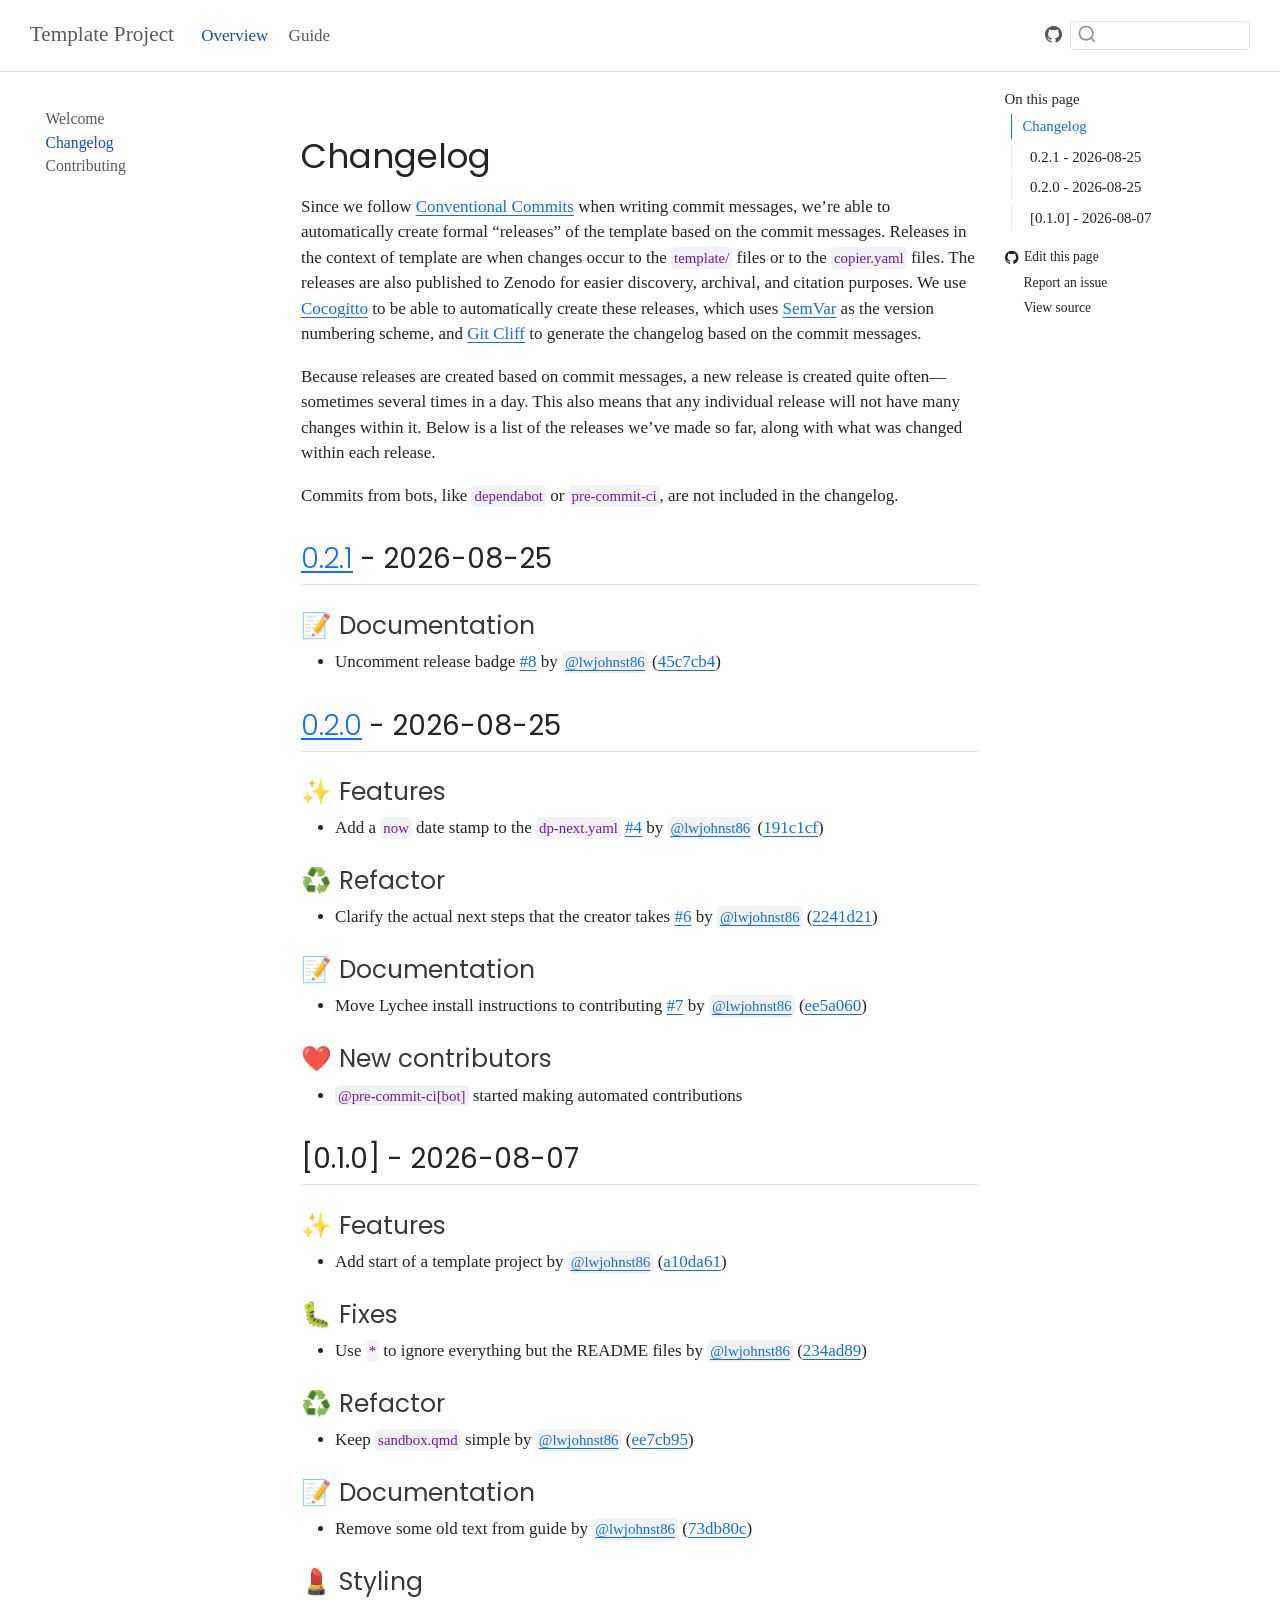
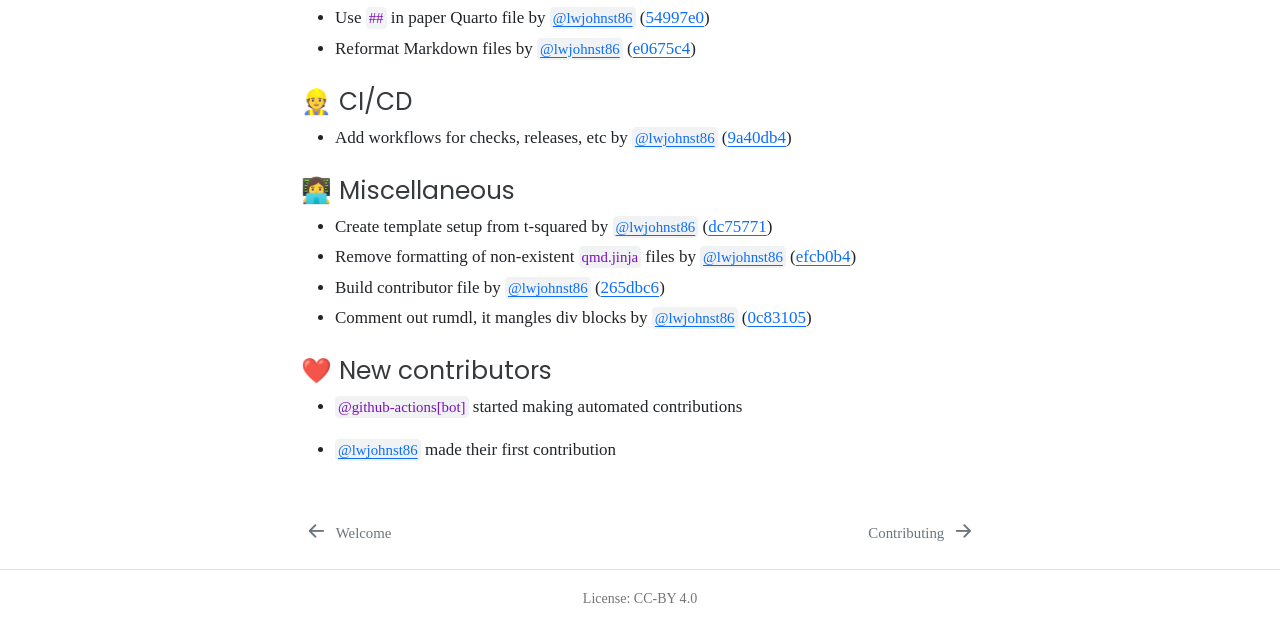
<file: CHANGELOG.html>
<!DOCTYPE html>
<html xmlns="http://www.w3.org/1999/xhtml" lang="en" xml:lang="en"><head>

<meta charset="utf-8">
<meta name="generator" content="quarto-1.11.9">

<meta name="viewport" content="width=device-width, initial-scale=1.0, user-scalable=yes">


<title>changelog – Template Project</title>
<style>
/* Default styles provided by pandoc.
** See https://pandoc.org/MANUAL.html#variables-for-html for config info.
*/
span.smallcaps{font-variant: small-caps;}
div.columns{display: flex; gap: 1.5em;}
div.column{flex: auto;}
@media screen {
div.columns{gap: min(4vw, 1.5em);}
div.column{overflow-x: auto;}
}
div.hanging-indent{margin-left: 1.5em; text-indent: -1.5em;}
ul.task-list{list-style: none;}
ul.task-list li input[type="checkbox"] {
  width: 0.8em;
  margin: 0 0.8em 0.2em -1em; /* quarto-specific, see https://github.com/quarto-dev/quarto-cli/issues/4556 */ 
  vertical-align: middle;
}
</style>


<script src="site_libs/quarto-nav/quarto-nav.js"></script>
<script src="site_libs/clipboard/clipboard.min.js"></script>
<script src="site_libs/quarto-search/autocomplete.umd.js"></script>
<script src="site_libs/quarto-search/fuse.min.js"></script>
<script src="site_libs/quarto-search/quarto-search.js"></script>
<meta name="quarto:offset" content="./">
<link href="./CONTRIBUTING.html" rel="next">
<link href="./index.html" rel="prev">
<script src="site_libs/quarto-html/quarto.js" type="module"></script>
<script src="site_libs/quarto-html/tabsets/tabsets.js" type="module"></script>
<script src="site_libs/quarto-html/scrollable-regions/scrollable-regions.js" type="module"></script>
<script src="site_libs/quarto-html/popper.min.js"></script>
<script src="site_libs/quarto-html/tippy.umd.min.js"></script>
<script src="site_libs/quarto-html/anchor.min.js"></script>
<link href="site_libs/quarto-html/tippy.css" rel="stylesheet">
<link href="site_libs/quarto-html/quarto-syntax-highlighting-1f42ef86e7bbcd4ef0935f55bd85d622.css" rel="stylesheet" class="quarto-color-scheme" id="quarto-text-highlighting-styles">
<link href="site_libs/quarto-html/quarto-syntax-highlighting-dark-b2c10e9313c6d05287a68e7950ff1397.css" rel="stylesheet" class="quarto-color-scheme quarto-color-alternate" id="quarto-text-highlighting-styles">
<link href="site_libs/quarto-html/quarto-syntax-highlighting-1f42ef86e7bbcd4ef0935f55bd85d622.css" rel="stylesheet" class="quarto-color-scheme-extra" id="quarto-text-highlighting-styles">
<script src="site_libs/bootstrap/bootstrap.min.js"></script>
<link href="site_libs/bootstrap/bootstrap-icons.css" rel="stylesheet">
<link href="site_libs/bootstrap/bootstrap-7f3467c01658d8200cfbfc14748a0df3.min.css" rel="stylesheet" append-hash="true" class="quarto-color-scheme" id="quarto-bootstrap" data-mode="light">
<link href="site_libs/bootstrap/bootstrap-dark-7f3467c01658d8200cfbfc14748a0df3.min.css" rel="stylesheet" append-hash="true" class="quarto-color-scheme quarto-color-alternate" id="quarto-bootstrap" data-mode="light">
<link href="site_libs/bootstrap/bootstrap-7f3467c01658d8200cfbfc14748a0df3.min.css" rel="stylesheet" append-hash="true" class="quarto-color-scheme-extra" id="quarto-bootstrap" data-mode="light">
<script id="quarto-search-options" type="application/json">{
  "location": "navbar",
  "copy-button": false,
  "collapse-after": 3,
  "panel-placement": "end",
  "type": "textbox",
  "limit": 50,
  "keyboard-shortcut": [
    "f",
    "/",
    "s"
  ],
  "language": {
    "search-no-results-text": "No results",
    "search-matching-documents-text": "matching documents",
    "search-copy-link-title": "Copy link to search",
    "search-hide-matches-text": "Hide additional matches",
    "search-more-match-text": "more match in this document",
    "search-more-matches-text": "more matches in this document",
    "search-clear-button-title": "Clear",
    "search-text-placeholder": "",
    "search-detached-cancel-button-title": "Cancel",
    "search-submit-button-title": "Submit",
    "search-label": "Search"
  }
}</script>


</head>

<body class="nav-sidebar floating nav-fixed quarto-light"><a id="quarto-skip-link" class="visually-hidden-focusable" href="#quarto-document-content">Skip to main content</a>

<div id="quarto-search-results"></div>
  <header id="quarto-header" class="headroom fixed-top">
    <nav class="navbar navbar-expand-lg " data-bs-theme="dark" aria-label="Site">
      <div class="navbar-container container-fluid">
      <div class="navbar-brand-container mx-auto">
    <a class="navbar-brand" href="./index.html">
    <span class="navbar-title">Template Project</span>
    </a>
  </div>
          <button class="navbar-toggler" type="button" data-bs-toggle="collapse" data-bs-target="#navbarCollapse" aria-controls="navbarCollapse" aria-expanded="false" aria-label="Toggle navigation" onclick="if (window.quartoToggleHeadroom) { window.quartoToggleHeadroom(); }">
  <span class="navbar-toggler-icon"></span>
</button>
          <div class="collapse navbar-collapse" id="navbarCollapse">
            <ul class="navbar-nav navbar-nav-scroll me-auto">
  <li class="nav-item">
    <a class="nav-link active" href="./index.html" aria-current="page"> 
<span class="menu-text">Overview</span></a>
  </li>  
  <li class="nav-item">
    <a class="nav-link" href="./docs/guide/index.html"> 
<span class="menu-text">Guide</span></a>
  </li>  
</ul>
          </div> <!-- /navcollapse -->
            <div class="quarto-navbar-tools">
    <a href="https://github.com/dp-next/template-project" title="" class="quarto-navigation-tool px-1" aria-label="GitHub icon: Source repository"><i class="bi bi-github"></i></a>
</div>
            <div id="quarto-search" class="" title="Search"></div>
      </div> <!-- /container-fluid -->
    </nav>
  <nav class="quarto-secondary-nav" aria-label="Toolbar">
    <div class="container-fluid d-flex">
      <button type="button" class="quarto-btn-toggle btn" data-bs-toggle="collapse" role="button" data-bs-target=".quarto-sidebar-collapse-item" aria-controls="quarto-sidebar" aria-expanded="false" aria-label="Toggle sidebar navigation" onclick="if (window.quartoToggleHeadroom) { window.quartoToggleHeadroom(); }">
        <i class="bi bi-layout-text-sidebar-reverse"></i>
      </button>
        <nav class="quarto-page-breadcrumbs" aria-label="Breadcrumbs"><ol class="breadcrumb"><li class="breadcrumb-item"><a href="./CHANGELOG.html">Changelog</a></li></ol></nav>
        <a class="flex-grow-1" data-bs-toggle="collapse" data-bs-target=".quarto-sidebar-collapse-item" onclick="if (window.quartoToggleHeadroom) { window.quartoToggleHeadroom(); }">      
        </a>
    </div>
  </nav>
</header>
<!-- content -->
<div id="quarto-content" class="quarto-container page-columns page-rows-contents page-layout-article page-navbar">
<!-- sidebar -->
  <nav id="quarto-sidebar" class="sidebar collapse collapse-horizontal quarto-sidebar-collapse-item sidebar-navigation floating overflow-auto" aria-label="Section">
    <div class="sidebar-menu-container"> 
    <ul class="list-unstyled mt-1">
        <li class="sidebar-item">
  <div class="sidebar-item-container"> 
  <a href="./index.html" class="sidebar-item-text sidebar-link">
 <span class="menu-text">Welcome</span></a>
  </div>
</li>
        <li class="sidebar-item">
  <div class="sidebar-item-container"> 
  <a href="./CHANGELOG.html" class="sidebar-item-text sidebar-link active">
 <span class="menu-text">Changelog</span></a>
  </div>
</li>
        <li class="sidebar-item">
  <div class="sidebar-item-container"> 
  <a href="./CONTRIBUTING.html" class="sidebar-item-text sidebar-link">
 <span class="menu-text">Contributing</span></a>
  </div>
</li>
    </ul>
    </div>
</nav>
<div id="quarto-sidebar-glass" class="quarto-sidebar-collapse-item" data-bs-toggle="collapse" data-bs-target=".quarto-sidebar-collapse-item"></div>
<!-- margin-sidebar -->
    <div id="quarto-margin-sidebar" class="sidebar margin-sidebar">
        <nav id="TOC" role="doc-toc" aria-labelledby="toc-title" class="toc-active">
    <h2 id="toc-title">On this page</h2>
   
  <ul>
  <li><a href="#changelog" id="toc-changelog" class="nav-link active" data-scroll-target="#changelog">Changelog</a>
  <ul class="collapse">
  <li><a href="#section" id="toc-section" class="nav-link" data-scroll-target="#section">0.2.1 - 2026-08-25</a>
  <ul class="collapse">
  <li><a href="#documentation" id="toc-documentation" class="nav-link" data-scroll-target="#documentation">📝 Documentation</a></li>
  </ul></li>
  <li><a href="#section-1" id="toc-section-1" class="nav-link" data-scroll-target="#section-1">0.2.0 - 2026-08-25</a>
  <ul class="collapse">
  <li><a href="#features" id="toc-features" class="nav-link" data-scroll-target="#features">✨ Features</a></li>
  <li><a href="#refactor" id="toc-refactor" class="nav-link" data-scroll-target="#refactor">♻️ Refactor</a></li>
  <li><a href="#documentation-1" id="toc-documentation-1" class="nav-link" data-scroll-target="#documentation-1">📝 Documentation</a></li>
  <li><a href="#new-contributors" id="toc-new-contributors" class="nav-link" data-scroll-target="#new-contributors">❤️ New contributors</a></li>
  </ul></li>
  <li><a href="#section-2" id="toc-section-2" class="nav-link" data-scroll-target="#section-2">[0.1.0] - 2026-08-07</a>
  <ul class="collapse">
  <li><a href="#features-1" id="toc-features-1" class="nav-link" data-scroll-target="#features-1">✨ Features</a></li>
  <li><a href="#fixes" id="toc-fixes" class="nav-link" data-scroll-target="#fixes">🐛 Fixes</a></li>
  <li><a href="#refactor-1" id="toc-refactor-1" class="nav-link" data-scroll-target="#refactor-1">♻️ Refactor</a></li>
  <li><a href="#documentation-2" id="toc-documentation-2" class="nav-link" data-scroll-target="#documentation-2">📝 Documentation</a></li>
  <li><a href="#styling" id="toc-styling" class="nav-link" data-scroll-target="#styling">💄 Styling</a></li>
  <li><a href="#cicd" id="toc-cicd" class="nav-link" data-scroll-target="#cicd">👷 CI/CD</a></li>
  <li><a href="#miscellaneous" id="toc-miscellaneous" class="nav-link" data-scroll-target="#miscellaneous">👩‍💻 Miscellaneous</a></li>
  <li><a href="#new-contributors-1" id="toc-new-contributors-1" class="nav-link" data-scroll-target="#new-contributors-1">❤️ New contributors</a></li>
  </ul></li>
  </ul></li>
  </ul>
<div class="toc-actions"><ul><li><a href="https://github.com/dp-next/template-project/edit/main/CHANGELOG.md" class="toc-action"><i class="bi bi-github"></i>Edit this page</a></li><li><a href="https://github.com/dp-next/template-project/issues/new" class="toc-action"><i class="bi empty"></i>Report an issue</a></li><li><a href="https://github.com/dp-next/template-project/blob/main/CHANGELOG.md" class="toc-action"><i class="bi empty"></i>View source</a></li></ul></div></nav>
    </div>
<!-- main -->
<main class="content" id="quarto-document-content" tabindex="-1"><header id="title-block-header" class="quarto-title-block"></header>




<section id="changelog" class="level1">
<h1>Changelog</h1>
<p>Since we follow <a href="https://decisions.seedcase-project.org/why-conventional-commits/">Conventional Commits</a> when writing commit messages, we’re able to automatically create formal “releases” of the template based on the commit messages. Releases in the context of template are when changes occur to the <code>template/</code> files or to the <code>copier.yaml</code> files. The releases are also published to Zenodo for easier discovery, archival, and citation purposes. We use <a href="https://decisions.seedcase-project.org/why-semantic-release-with-cocogitto/">Cocogitto</a> to be able to automatically create these releases, which uses <a href="https://semverdoc.org">SemVar</a> as the version numbering scheme, and <a href="https://decisions.seedcase-project.org/why-changelog-with-git-cliff/">Git Cliff</a> to generate the changelog based on the commit messages.</p>
<p>Because releases are created based on commit messages, a new release is created quite often—sometimes several times in a day. This also means that any individual release will not have many changes within it. Below is a list of the releases we’ve made so far, along with what was changed within each release.</p>
<p>Commits from bots, like <code>dependabot</code> or <code>pre-commit-ci</code>, are not included in the changelog.</p>
<section id="section" class="level2">
<h2 class="anchored" data-anchor-id="section"><a href="https://github.com/dp-next/template-project/compare/0.2.0..0.2.1">0.2.1</a> - 2026-08-25</h2>
<section id="documentation" class="level3">
<h3 class="anchored" data-anchor-id="documentation">📝 Documentation</h3>
<ul>
<li>Uncomment release badge <a href="https://github.com/dp-next/template-project/pull/8">#8</a> by <a href="https://github.com/lwjohnst86"><code>@lwjohnst86</code></a> (<a href="https://github.com/dp-next/template-project/commit/45c7cb4e029ed09629beceb378f404e67a18589c">45c7cb4</a>)</li>
</ul>
</section>
</section>
<section id="section-1" class="level2">
<h2 class="anchored" data-anchor-id="section-1"><a href="https://github.com/dp-next/template-project/compare/0.1.0..0.2.0">0.2.0</a> - 2026-08-25</h2>
<section id="features" class="level3">
<h3 class="anchored" data-anchor-id="features">✨ Features</h3>
<ul>
<li>Add a <code>now</code> date stamp to the <code>dp-next.yaml</code> <a href="https://github.com/dp-next/template-project/pull/4">#4</a> by <a href="https://github.com/lwjohnst86"><code>@lwjohnst86</code></a> (<a href="https://github.com/dp-next/template-project/commit/191c1cf2b23c67e75f116695cbdd92fb073bcfa9">191c1cf</a>)</li>
</ul>
</section>
<section id="refactor" class="level3">
<h3 class="anchored" data-anchor-id="refactor">♻️ Refactor</h3>
<ul>
<li>Clarify the actual next steps that the creator takes <a href="https://github.com/dp-next/template-project/pull/6">#6</a> by <a href="https://github.com/lwjohnst86"><code>@lwjohnst86</code></a> (<a href="https://github.com/dp-next/template-project/commit/2241d21aec1748851590602f9afbfd860ce3efd2">2241d21</a>)</li>
</ul>
</section>
<section id="documentation-1" class="level3">
<h3 class="anchored" data-anchor-id="documentation-1">📝 Documentation</h3>
<ul>
<li>Move Lychee install instructions to contributing <a href="https://github.com/dp-next/template-project/pull/7">#7</a> by <a href="https://github.com/lwjohnst86"><code>@lwjohnst86</code></a> (<a href="https://github.com/dp-next/template-project/commit/ee5a0601635a2115eb710af3d2b924bfb7ab6127">ee5a060</a>)</li>
</ul>
</section>
<section id="new-contributors" class="level3">
<h3 class="anchored" data-anchor-id="new-contributors">❤️ New contributors</h3>
<ul>
<li><code>@pre-commit-ci[bot]</code> started making automated contributions</li>
</ul>
</section>
</section>
<section id="section-2" class="level2">
<h2 class="anchored" data-anchor-id="section-2">[0.1.0] - 2026-08-07</h2>
<section id="features-1" class="level3">
<h3 class="anchored" data-anchor-id="features-1">✨ Features</h3>
<ul>
<li>Add start of a template project by <a href="https://github.com/lwjohnst86"><code>@lwjohnst86</code></a> (<a href="https://github.com/dp-next/template-project/commit/a10da618f401d3c366f942aecd5262118d037b71">a10da61</a>)</li>
</ul>
</section>
<section id="fixes" class="level3">
<h3 class="anchored" data-anchor-id="fixes">🐛 Fixes</h3>
<ul>
<li>Use <code>*</code> to ignore everything but the README files by <a href="https://github.com/lwjohnst86"><code>@lwjohnst86</code></a> (<a href="https://github.com/dp-next/template-project/commit/234ad8995d243a592aa76db28e28fe1940f62315">234ad89</a>)</li>
</ul>
</section>
<section id="refactor-1" class="level3">
<h3 class="anchored" data-anchor-id="refactor-1">♻️ Refactor</h3>
<ul>
<li>Keep <code>sandbox.qmd</code> simple by <a href="https://github.com/lwjohnst86"><code>@lwjohnst86</code></a> (<a href="https://github.com/dp-next/template-project/commit/ee7cb951921c5f9f66d449e18ee5963810eedc21">ee7cb95</a>)</li>
</ul>
</section>
<section id="documentation-2" class="level3">
<h3 class="anchored" data-anchor-id="documentation-2">📝 Documentation</h3>
<ul>
<li>Remove some old text from guide by <a href="https://github.com/lwjohnst86"><code>@lwjohnst86</code></a> (<a href="https://github.com/dp-next/template-project/commit/73db80c83ab9f8ff21d91e064f4415990396ccf3">73db80c</a>)</li>
</ul>
</section>
<section id="styling" class="level3">
<h3 class="anchored" data-anchor-id="styling">💄 Styling</h3>
<ul>
<li>Use <code>##</code> in paper Quarto file by <a href="https://github.com/lwjohnst86"><code>@lwjohnst86</code></a> (<a href="https://github.com/dp-next/template-project/commit/54997e0746ffb028c19e3739502912ed95c3371b">54997e0</a>)</li>
<li>Reformat Markdown files by <a href="https://github.com/lwjohnst86"><code>@lwjohnst86</code></a> (<a href="https://github.com/dp-next/template-project/commit/e0675c45f86e7605589100b3cb27dbb48995e3a5">e0675c4</a>)</li>
</ul>
</section>
<section id="cicd" class="level3">
<h3 class="anchored" data-anchor-id="cicd">👷 CI/CD</h3>
<ul>
<li>Add workflows for checks, releases, etc by <a href="https://github.com/lwjohnst86"><code>@lwjohnst86</code></a> (<a href="https://github.com/dp-next/template-project/commit/9a40db45ce4454d29cf8ccddf07bfad266d80969">9a40db4</a>)</li>
</ul>
</section>
<section id="miscellaneous" class="level3">
<h3 class="anchored" data-anchor-id="miscellaneous">👩‍💻 Miscellaneous</h3>
<ul>
<li>Create template setup from t-squared by <a href="https://github.com/lwjohnst86"><code>@lwjohnst86</code></a> (<a href="https://github.com/dp-next/template-project/commit/dc75771423c8a26a1b7117c88007912459356f25">dc75771</a>)</li>
<li>Remove formatting of non-existent <code>qmd.jinja</code> files by <a href="https://github.com/lwjohnst86"><code>@lwjohnst86</code></a> (<a href="https://github.com/dp-next/template-project/commit/efcb0b4f357ab47f586fc35328e59b6ac292d1f4">efcb0b4</a>)</li>
<li>Build contributor file by <a href="https://github.com/lwjohnst86"><code>@lwjohnst86</code></a> (<a href="https://github.com/dp-next/template-project/commit/265dbc656d080fce42447e669860e11d562f379f">265dbc6</a>)</li>
<li>Comment out rumdl, it mangles div blocks by <a href="https://github.com/lwjohnst86"><code>@lwjohnst86</code></a> (<a href="https://github.com/dp-next/template-project/commit/0c8310535ed7b6433e6f9354d050fe814b0964fa">0c83105</a>)</li>
</ul>
</section>
<section id="new-contributors-1" class="level3">
<h3 class="anchored" data-anchor-id="new-contributors-1">❤️ New contributors</h3>
<ul>
<li><p><code>@github-actions[bot]</code> started making automated contributions</p></li>
<li><p><a href="https://github.com/lwjohnst86"><code>@lwjohnst86</code></a> made their first contribution</p></li>
</ul>


</section>
</section>
</section>

</main> <!-- /main -->
<script id="quarto-html-after-body" type="application/javascript">
  window.document.addEventListener("DOMContentLoaded", function (event) {
    const icon = "";
    const anchorJS = new window.AnchorJS();
    anchorJS.options = {
      placement: 'right',
      icon: icon
    };
    anchorJS.add('.anchored');
    const isCodeAnnotation = (el) => {
      for (const clz of el.classList) {
        if (clz.startsWith('code-annotation-')) {                     
          return true;
        }
      }
      return false;
    }
    const onCopySuccess = function(e) {
      // button target
      const button = e.trigger;
      // don't keep focus
      button.blur();
      // flash "checked"
      button.classList.add('code-copy-button-checked');
      var currentTitle = button.getAttribute("title");
      button.setAttribute("title", "Copied!");
      let tooltip;
      if (window.bootstrap) {
        button.setAttribute("data-bs-toggle", "tooltip");
        button.setAttribute("data-bs-placement", "left");
        button.setAttribute("data-bs-title", "Copied!");
        tooltip = new bootstrap.Tooltip(button, 
          { trigger: "manual", 
            customClass: "code-copy-button-tooltip",
            offset: [0, -8]});
        tooltip.show();    
      }
      setTimeout(function() {
        if (tooltip) {
          tooltip.hide();
          button.removeAttribute("data-bs-title");
          button.removeAttribute("data-bs-toggle");
          button.removeAttribute("data-bs-placement");
        }
        button.setAttribute("title", currentTitle);
        button.classList.remove('code-copy-button-checked');
      }, 1000);
      // clear code selection
      e.clearSelection();
    }
    const getTextToCopy = function(trigger) {
      const outerScaffold = trigger.parentElement.cloneNode(true);
      const codeEl = outerScaffold.querySelector('code');
      for (const childEl of codeEl.children) {
        if (isCodeAnnotation(childEl)) {
          childEl.remove();
        }
      }
      return codeEl.innerText;
    }
    const clipboard = new window.ClipboardJS('.code-copy-button:not([data-in-quarto-modal])', {
      text: getTextToCopy
    });
    clipboard.on('success', onCopySuccess);
    if (window.document.getElementById('quarto-embedded-source-code-modal')) {
      const clipboardModal = new window.ClipboardJS('.code-copy-button[data-in-quarto-modal]', {
        text: getTextToCopy,
        container: window.document.getElementById('quarto-embedded-source-code-modal')
      });
      clipboardModal.on('success', onCopySuccess);
    }
      var localhostRegex = new RegExp(/^(?:http|https):\/\/localhost\:?[0-9]*\//);
      var mailtoRegex = new RegExp(/^mailto:/);
        var filterRegex = new RegExp("https:\/\/dp-next\.github\.io\/template-project\/");
      var isInternal = (href) => {
          return filterRegex.test(href) || localhostRegex.test(href) || mailtoRegex.test(href);
      }
      // Inspect non-navigation links and adorn them if external
      window.quartoDecorateExternalLinks = function (root) {
     var links = (root || window.document).querySelectorAll('a[href]:not(.nav-link):not(.navbar-brand):not(.toc-action):not(.sidebar-link):not(.sidebar-item-toggle):not(.pagination-link):not(.no-external):not([aria-hidden]):not(.dropdown-item):not(.quarto-navigation-tool):not(.about-link)');
      for (var i=0; i<links.length; i++) {
        const link = links[i];
        if (!isInternal(link.href)) {
          // undo the damage that might have been done by quarto-nav.js in the case of
          // links that we want to consider external
          if (link.dataset.originalHref !== undefined) {
            link.href = link.dataset.originalHref;
          }
          if (!link.classList.contains('no-external-icon')) {
          }
        }
      }
      };
      window.quartoDecorateExternalLinks(window.document);
    // Esc closes the popup (WCAG 1.4.13) and focus leaving both trigger and
    // popup closes it (WCAG 2.4.11); tippy handles neither for interactive popups.
    const hideOnEscAndFocusOut = {
      name: 'hideOnEscAndFocusOut',
      defaultValue: true,
      fn(instance) {
        const dismiss = () => {
          // A show scheduled by the trigger delay would otherwise reopen it
          instance.clearDelayTimeouts();
          instance.hide();
        };
        const onKeyDown = (event) => {
          if (event.key !== 'Escape') {
            return;
          }
          // Keep Esc from also reaching page handlers (e.g. reveal.js overview),
          // except an open reveal.js slide menu, which Esc should close too.
          // The menu handles keys only when its keyboard option is on.
          const menuHandlesEsc = window.Reveal?.getPlugin?.('menu')?.isOpen() &&
            window.Reveal.getConfig().menu?.keyboard !== false;
          if (!menuHandlesEsc) {
            event.stopPropagation();
          }
          if (instance.popper.contains(window.document.activeElement)) {
            // Disabled while refocusing so the focus trigger does not reopen it
            instance.disable();
            instance.reference.focus();
            instance.enable();
          }
          dismiss();
        };
        const onFocusOut = (event) => {
          const target = event.relatedTarget;
          if (target && !instance.reference.contains(target) &&
              !instance.popper.contains(target)) {
            dismiss();
          }
        };
        // On the trigger too: a click trigger (code-annotations: select) has no
        // blur handling. Attached for the instance's lifetime so leaving the
        // trigger also cancels a show still pending on the trigger delay.
        instance.reference.addEventListener('focusout', onFocusOut);
        return {
          onShow() {
            window.document.addEventListener('keydown', onKeyDown, true);
            instance.popper.addEventListener('focusout', onFocusOut);
          },
          onHide() {
            window.document.removeEventListener('keydown', onKeyDown, true);
            instance.popper.removeEventListener('focusout', onFocusOut);
          },
          onDestroy() {
            instance.reference.removeEventListener('focusout', onFocusOut);
          },
        };
      },
    };
    function tippyHover(el, contentFn, onTriggerFn, onUntriggerFn) {
      const config = {
        allowHTML: true,
        maxWidth: 500,
        delay: 100,
        arrow: false,
        appendTo: function(el) {
            return el.parentElement;
        },
        interactive: true,
        interactiveBorder: 10,
        theme: 'quarto',
        placement: 'bottom-start',
        plugins: [hideOnEscAndFocusOut],
      };
      if (contentFn) {
        config.content = contentFn;
      }
      if (onTriggerFn) {
        config.onTrigger = onTriggerFn;
      }
      if (onUntriggerFn) {
        config.onUntrigger = onUntriggerFn;
      }
      window.tippy(el, config); 
    }
    const noterefs = window.document.querySelectorAll('a[role="doc-noteref"]');
    for (var i=0; i<noterefs.length; i++) {
      const ref = noterefs[i];
      tippyHover(ref, function() {
        // use id or data attribute instead here
        let href = ref.getAttribute('data-footnote-href') || ref.getAttribute('href');
        try { href = new URL(href).hash; } catch {}
        const id = href.replace(/^#\/?/, "");
        const note = window.document.getElementById(id);
        if (note) {
          return note.innerHTML;
        } else {
          return "";
        }
      });
    }
    const xrefs = window.document.querySelectorAll('a.quarto-xref');
    const processXRef = (id, note) => {
      // Strip column container classes
      const stripColumnClz = (el) => {
        el.classList.remove("page-full", "page-columns");
        if (el.children) {
          for (const child of el.children) {
            stripColumnClz(child);
          }
        }
      }
      stripColumnClz(note)
      if (id === null || id.startsWith('sec-')) {
        // Special case sections, only their first couple elements
        const container = document.createElement("div");
        if (note.children && note.children.length > 2) {
          container.appendChild(note.children[0].cloneNode(true));
          for (let i = 1; i < note.children.length; i++) {
            const child = note.children[i];
            if (child.tagName === "P" && child.innerText === "") {
              continue;
            } else {
              container.appendChild(child.cloneNode(true));
              break;
            }
          }
          if (window.Quarto?.typesetMath) {
            window.Quarto.typesetMath(container);
          }
          return container.innerHTML
        } else {
          if (window.Quarto?.typesetMath) {
            window.Quarto.typesetMath(note);
          }
          return note.innerHTML;
        }
      } else {
        // Remove any anchor links if they are present
        const anchorLink = note.querySelector('a.anchorjs-link');
        if (anchorLink) {
          anchorLink.remove();
        }
        if (window.Quarto?.typesetMath) {
          window.Quarto.typesetMath(note);
        }
        if (note.classList.contains("callout")) {
          return note.outerHTML;
        } else {
          return note.innerHTML;
        }
      }
    }
    for (var i=0; i<xrefs.length; i++) {
      const xref = xrefs[i];
      tippyHover(xref, undefined, function(instance) {
        instance.disable();
        let url = xref.getAttribute('href');
        let hash = undefined; 
        if (url.startsWith('#')) {
          hash = url;
        } else {
          try { hash = new URL(url).hash; } catch {}
        }
        if (hash) {
          const id = hash.replace(/^#\/?/, "");
          const note = window.document.getElementById(id);
          if (note !== null) {
            try {
              const html = processXRef(id, note.cloneNode(true));
              instance.setContent(html);
            } finally {
              instance.enable();
              instance.show();
            }
          } else {
            // See if we can fetch this
            fetch(url.split('#')[0])
            .then(res => res.text())
            .then(html => {
              const parser = new DOMParser();
              const htmlDoc = parser.parseFromString(html, "text/html");
              const note = htmlDoc.getElementById(id);
              if (note !== null) {
                const html = processXRef(id, note);
                instance.setContent(html);
              } 
            }).finally(() => {
              instance.enable();
              instance.show();
            });
          }
        } else {
          // See if we can fetch a full url (with no hash to target)
          // This is a special case and we should probably do some content thinning / targeting
          fetch(url)
          .then(res => res.text())
          .then(html => {
            const parser = new DOMParser();
            const htmlDoc = parser.parseFromString(html, "text/html");
            const note = htmlDoc.querySelector('main.content');
            if (note !== null) {
              // This should only happen for chapter cross references
              // (since there is no id in the URL)
              // remove the first header
              if (note.children.length > 0 && note.children[0].tagName === "HEADER") {
                note.children[0].remove();
              }
              const html = processXRef(null, note);
              instance.setContent(html);
            } 
          }).finally(() => {
            instance.enable();
            instance.show();
          });
        }
      }, function(instance) {
      });
    }
        let selectedAnnoteEl;
        const selectorForAnnotation = ( cell, annotation) => {
          let cellAttr = 'data-code-cell="' + cell + '"';
          let lineAttr = 'data-code-annotation="' +  annotation + '"';
          const selector = 'span[' + cellAttr + '][' + lineAttr + ']';
          return selector;
        }
        const selectCodeLines = (annoteEl) => {
          const doc = window.document;
          const targetCell = annoteEl.getAttribute("data-target-cell");
          const targetAnnotation = annoteEl.getAttribute("data-target-annotation");
          const annoteSpan = window.document.querySelector(selectorForAnnotation(targetCell, targetAnnotation));
          const lines = annoteSpan.getAttribute("data-code-lines").split(",");
          const lineIds = lines.map((line) => {
            return targetCell + "-" + line;
          })
          // Each band is positioned against its own containing block, which is
          // not the offsetParent of the lines, so place it from client rects.
          const placeBand = (band, firstEl, lastEl, codeBlock) => {
            const container = band.offsetParent;
            if (container === null) {
              return;
            }
            const containerRect = container.getBoundingClientRect();
            // Reveal.js scales slides with a transform, so convert client
            // pixels back to the CSS pixels of the container.
            const scale = containerRect.height / container.offsetHeight || 1;
            const firstRect = firstEl.getBoundingClientRect();
            const lastRect = lastEl.getBoundingClientRect();
            const top = (firstRect.top - containerRect.top) / scale - container.clientTop + container.scrollTop;
            const height = (lastRect.bottom - firstRect.top) / scale;
            band.style.top = top - 2 + "px";
            band.style.height = height + 4 + "px";
            if (codeBlock) {
              // Without the copy button wrapper, the containing block is wider
              // than the code block, so span the code block explicitly.
              const blockRect = codeBlock.getBoundingClientRect();
              band.style.left = (blockRect.left - containerRect.left) / scale - container.clientLeft + container.scrollLeft + "px";
              band.style.width = blockRect.width / scale + "px";
            }
          };
          if (lineIds.length > 0) {
            const el = window.document.getElementById(lineIds[0]);
            const lastEl = window.document.getElementById(lineIds[lineIds.length - 1]);
            const parent = el.parentElement.parentElement;
            // cook up a div (if necessary) and position it
            let div = window.document.getElementById("code-annotation-line-highlight");
            if (div === null) {
              div = window.document.createElement("div");
              div.setAttribute("id", "code-annotation-line-highlight");
              div.style.position = 'absolute';
              parent.appendChild(div);
            }
            placeBand(div, el, lastEl, parent.closest("div.sourceCode") || parent);
            let gutterDiv = window.document.getElementById("code-annotation-line-highlight-gutter");
            if (gutterDiv === null) {
              gutterDiv = window.document.createElement("div");
              gutterDiv.setAttribute("id", "code-annotation-line-highlight-gutter");
              gutterDiv.style.position = 'absolute';
              const codeCell = window.document.getElementById(targetCell);
              const gutter = codeCell.querySelector('.code-annotation-gutter');
              gutter.appendChild(gutterDiv);
            }
            placeBand(gutterDiv, el, lastEl);
            selectedAnnoteEl = annoteEl;
          }
        };
        const unselectCodeLines = () => {
          const elementsIds = ["code-annotation-line-highlight", "code-annotation-line-highlight-gutter"];
          elementsIds.forEach((elId) => {
            const div = window.document.getElementById(elId);
            if (div) {
              div.remove();
            }
          });
          selectedAnnoteEl = undefined;
        };
          // Handle positioning of the toggle
      window.addEventListener(
        "resize",
        throttle(() => {
          elRect = undefined;
          if (selectedAnnoteEl) {
            selectCodeLines(selectedAnnoteEl);
          }
        }, 10)
      );
      function throttle(fn, ms) {
      let throttle = false;
      let timer;
        return (...args) => {
          if(!throttle) { // first call gets through
              fn.apply(this, args);
              throttle = true;
          } else { // all the others get throttled
              if(timer) clearTimeout(timer); // cancel #2
              timer = setTimeout(() => {
                fn.apply(this, args);
                timer = throttle = false;
              }, ms);
          }
        };
      }
        // Attach click handler to the DT
        const annoteDls = window.document.querySelectorAll('dt[data-target-cell]');
        for (const annoteDlNode of annoteDls) {
          annoteDlNode.addEventListener('click', (event) => {
            const clickedEl = event.target;
            if (clickedEl !== selectedAnnoteEl) {
              unselectCodeLines();
              const activeEl = window.document.querySelector('dt[data-target-cell].code-annotation-active');
              if (activeEl) {
                activeEl.classList.remove('code-annotation-active');
              }
              selectCodeLines(clickedEl);
              clickedEl.classList.add('code-annotation-active');
            } else {
              // Unselect the line
              unselectCodeLines();
              clickedEl.classList.remove('code-annotation-active');
            }
          });
        }
    const findCites = (el) => {
      const parentEl = el.parentElement;
      if (parentEl) {
        const cites = parentEl.dataset.cites;
        if (cites) {
          return {
            el,
            cites: cites.split(' ')
          };
        } else {
          return findCites(el.parentElement)
        }
      } else {
        return undefined;
      }
    };
    var bibliorefs = window.document.querySelectorAll('a[role="doc-biblioref"]');
    for (var i=0; i<bibliorefs.length; i++) {
      const ref = bibliorefs[i];
      const citeInfo = findCites(ref);
      if (citeInfo) {
        tippyHover(citeInfo.el, function() {
          var popup = window.document.createElement('div');
          citeInfo.cites.forEach(function(cite) {
            var citeDiv = window.document.createElement('div');
            citeDiv.classList.add('hanging-indent');
            citeDiv.classList.add('csl-entry');
            var biblioDiv = window.document.getElementById('ref-' + cite);
            if (biblioDiv) {
              citeDiv.innerHTML = biblioDiv.innerHTML;
            }
            popup.appendChild(citeDiv);
          });
          return popup.innerHTML;
        });
      }
    }
  });
  </script>
  <script type="application/javascript">
  window.quartoScrollableRegionsLabels = {"code":"Scrollable code","output":"Scrollable output"};
  </script>
<nav class="page-navigation" aria-label="Page">
  <div class="nav-page nav-page-previous">
      <a href="./index.html" class="pagination-link" aria-label="Welcome">
        <i class="bi bi-arrow-left-short"></i> <span class="nav-page-text">Welcome</span>
      </a>          
  </div>
  <div class="nav-page nav-page-next">
      <a href="./CONTRIBUTING.html" class="pagination-link" aria-label="Contributing">
        <span class="nav-page-text">Contributing</span> <i class="bi bi-arrow-right-short"></i>
      </a>
  </div>
</nav>
</div> <!-- /content -->
<footer class="footer">
  <div class="nav-footer">
    <div class="nav-footer-left">
      &nbsp;
    </div>   
    <div class="nav-footer-center">
      <ul class="footer-items list-unstyled">
    <li class="nav-item">
 License: CC-BY 4.0
  </li>  
</ul>
    <div class="toc-actions d-sm-block d-md-none"><ul><li><a href="https://github.com/dp-next/template-project/edit/main/CHANGELOG.md" class="toc-action"><i class="bi bi-github"></i>Edit this page</a></li><li><a href="https://github.com/dp-next/template-project/issues/new" class="toc-action"><i class="bi empty"></i>Report an issue</a></li><li><a href="https://github.com/dp-next/template-project/blob/main/CHANGELOG.md" class="toc-action"><i class="bi empty"></i>View source</a></li></ul></div></div>
    <div class="nav-footer-right">
      &nbsp;
    </div>
  </div>
</footer>




</body></html>
</file>
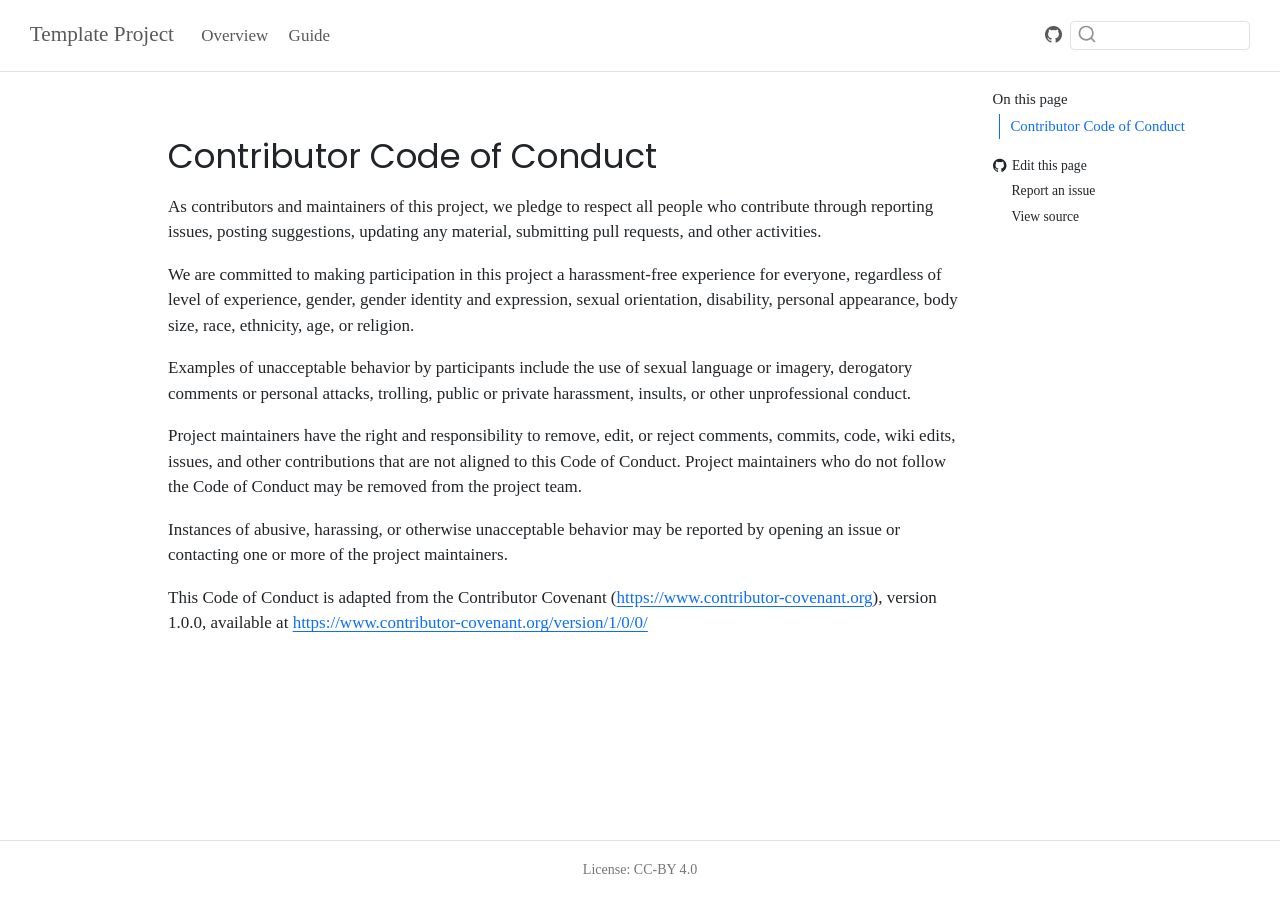
<file: CODE_OF_CONDUCT.html>
<!DOCTYPE html>
<html xmlns="http://www.w3.org/1999/xhtml" lang="en" xml:lang="en"><head>

<meta charset="utf-8">
<meta name="generator" content="quarto-1.11.9">

<meta name="viewport" content="width=device-width, initial-scale=1.0, user-scalable=yes">


<title>code_of_conduct – Template Project</title>
<style>
/* Default styles provided by pandoc.
** See https://pandoc.org/MANUAL.html#variables-for-html for config info.
*/
span.smallcaps{font-variant: small-caps;}
div.columns{display: flex; gap: 1.5em;}
div.column{flex: auto;}
@media screen {
div.columns{gap: min(4vw, 1.5em);}
div.column{overflow-x: auto;}
}
div.hanging-indent{margin-left: 1.5em; text-indent: -1.5em;}
ul.task-list{list-style: none;}
ul.task-list li input[type="checkbox"] {
  width: 0.8em;
  margin: 0 0.8em 0.2em -1em; /* quarto-specific, see https://github.com/quarto-dev/quarto-cli/issues/4556 */ 
  vertical-align: middle;
}
</style>


<script src="site_libs/quarto-nav/quarto-nav.js"></script>
<script src="site_libs/clipboard/clipboard.min.js"></script>
<script src="site_libs/quarto-search/autocomplete.umd.js"></script>
<script src="site_libs/quarto-search/fuse.min.js"></script>
<script src="site_libs/quarto-search/quarto-search.js"></script>
<meta name="quarto:offset" content="./">
<script src="site_libs/quarto-html/quarto.js" type="module"></script>
<script src="site_libs/quarto-html/tabsets/tabsets.js" type="module"></script>
<script src="site_libs/quarto-html/scrollable-regions/scrollable-regions.js" type="module"></script>
<script src="site_libs/quarto-html/popper.min.js"></script>
<script src="site_libs/quarto-html/tippy.umd.min.js"></script>
<script src="site_libs/quarto-html/anchor.min.js"></script>
<link href="site_libs/quarto-html/tippy.css" rel="stylesheet">
<link href="site_libs/quarto-html/quarto-syntax-highlighting-1f42ef86e7bbcd4ef0935f55bd85d622.css" rel="stylesheet" class="quarto-color-scheme" id="quarto-text-highlighting-styles">
<link href="site_libs/quarto-html/quarto-syntax-highlighting-dark-b2c10e9313c6d05287a68e7950ff1397.css" rel="stylesheet" class="quarto-color-scheme quarto-color-alternate" id="quarto-text-highlighting-styles">
<link href="site_libs/quarto-html/quarto-syntax-highlighting-1f42ef86e7bbcd4ef0935f55bd85d622.css" rel="stylesheet" class="quarto-color-scheme-extra" id="quarto-text-highlighting-styles">
<script src="site_libs/bootstrap/bootstrap.min.js"></script>
<link href="site_libs/bootstrap/bootstrap-icons.css" rel="stylesheet">
<link href="site_libs/bootstrap/bootstrap-7f3467c01658d8200cfbfc14748a0df3.min.css" rel="stylesheet" append-hash="true" class="quarto-color-scheme" id="quarto-bootstrap" data-mode="light">
<link href="site_libs/bootstrap/bootstrap-dark-7f3467c01658d8200cfbfc14748a0df3.min.css" rel="stylesheet" append-hash="true" class="quarto-color-scheme quarto-color-alternate" id="quarto-bootstrap" data-mode="light">
<link href="site_libs/bootstrap/bootstrap-7f3467c01658d8200cfbfc14748a0df3.min.css" rel="stylesheet" append-hash="true" class="quarto-color-scheme-extra" id="quarto-bootstrap" data-mode="light">
<script id="quarto-search-options" type="application/json">{
  "location": "navbar",
  "copy-button": false,
  "collapse-after": 3,
  "panel-placement": "end",
  "type": "textbox",
  "limit": 50,
  "keyboard-shortcut": [
    "f",
    "/",
    "s"
  ],
  "language": {
    "search-no-results-text": "No results",
    "search-matching-documents-text": "matching documents",
    "search-copy-link-title": "Copy link to search",
    "search-hide-matches-text": "Hide additional matches",
    "search-more-match-text": "more match in this document",
    "search-more-matches-text": "more matches in this document",
    "search-clear-button-title": "Clear",
    "search-text-placeholder": "",
    "search-detached-cancel-button-title": "Cancel",
    "search-submit-button-title": "Submit",
    "search-label": "Search"
  }
}</script>


</head>

<body class="nav-fixed quarto-light"><a id="quarto-skip-link" class="visually-hidden-focusable" href="#quarto-document-content">Skip to main content</a>

<div id="quarto-search-results"></div>
  <header id="quarto-header" class="headroom fixed-top">
    <nav class="navbar navbar-expand-lg " data-bs-theme="dark" aria-label="Site">
      <div class="navbar-container container-fluid">
      <div class="navbar-brand-container mx-auto">
    <a class="navbar-brand" href="./index.html">
    <span class="navbar-title">Template Project</span>
    </a>
  </div>
          <button class="navbar-toggler" type="button" data-bs-toggle="collapse" data-bs-target="#navbarCollapse" aria-controls="navbarCollapse" aria-expanded="false" aria-label="Toggle navigation" onclick="if (window.quartoToggleHeadroom) { window.quartoToggleHeadroom(); }">
  <span class="navbar-toggler-icon"></span>
</button>
          <div class="collapse navbar-collapse" id="navbarCollapse">
            <ul class="navbar-nav navbar-nav-scroll me-auto">
  <li class="nav-item">
    <a class="nav-link" href="./index.html"> 
<span class="menu-text">Overview</span></a>
  </li>  
  <li class="nav-item">
    <a class="nav-link" href="./docs/guide/index.html"> 
<span class="menu-text">Guide</span></a>
  </li>  
</ul>
          </div> <!-- /navcollapse -->
            <div class="quarto-navbar-tools">
    <a href="https://github.com/dp-next/template-project" title="" class="quarto-navigation-tool px-1" aria-label="GitHub icon: Source repository"><i class="bi bi-github"></i></a>
</div>
            <div id="quarto-search" class="" title="Search"></div>
      </div> <!-- /container-fluid -->
    </nav>
</header>
<!-- content -->
<div id="quarto-content" class="quarto-container page-columns page-rows-contents page-layout-article page-navbar">
<!-- sidebar -->
<!-- margin-sidebar -->
    <div id="quarto-margin-sidebar" class="sidebar margin-sidebar">
        <nav id="TOC" role="doc-toc" aria-labelledby="toc-title" class="toc-active">
    <h2 id="toc-title">On this page</h2>
   
  <ul>
  <li><a href="#contributor-code-of-conduct" id="toc-contributor-code-of-conduct" class="nav-link active" data-scroll-target="#contributor-code-of-conduct">Contributor Code of Conduct</a></li>
  </ul>
<div class="toc-actions"><ul><li><a href="https://github.com/dp-next/template-project/edit/main/CODE_OF_CONDUCT.md" class="toc-action"><i class="bi bi-github"></i>Edit this page</a></li><li><a href="https://github.com/dp-next/template-project/issues/new" class="toc-action"><i class="bi empty"></i>Report an issue</a></li><li><a href="https://github.com/dp-next/template-project/blob/main/CODE_OF_CONDUCT.md" class="toc-action"><i class="bi empty"></i>View source</a></li></ul></div></nav>
    </div>
<!-- main -->
<main class="content" id="quarto-document-content" tabindex="-1"><header id="title-block-header" class="quarto-title-block"></header>




<section id="contributor-code-of-conduct" class="level1">
<h1>Contributor Code of Conduct</h1>
<p>As contributors and maintainers of this project, we pledge to respect all people who contribute through reporting issues, posting suggestions, updating any material, submitting pull requests, and other activities.</p>
<p>We are committed to making participation in this project a harassment-free experience for everyone, regardless of level of experience, gender, gender identity and expression, sexual orientation, disability, personal appearance, body size, race, ethnicity, age, or religion.</p>
<p>Examples of unacceptable behavior by participants include the use of sexual language or imagery, derogatory comments or personal attacks, trolling, public or private harassment, insults, or other unprofessional conduct.</p>
<p>Project maintainers have the right and responsibility to remove, edit, or reject comments, commits, code, wiki edits, issues, and other contributions that are not aligned to this Code of Conduct. Project maintainers who do not follow the Code of Conduct may be removed from the project team.</p>
<p>Instances of abusive, harassing, or otherwise unacceptable behavior may be reported by opening an issue or contacting one or more of the project maintainers.</p>
<p>This Code of Conduct is adapted from the Contributor Covenant (<a href="https://www.contributor-covenant.org" class="uri">https://www.contributor-covenant.org</a>), version 1.0.0, available at <a href="https://www.contributor-covenant.org/version/1/0/0/" class="uri">https://www.contributor-covenant.org/version/1/0/0/</a></p>


</section>

</main> <!-- /main -->
<script id="quarto-html-after-body" type="application/javascript">
  window.document.addEventListener("DOMContentLoaded", function (event) {
    const icon = "";
    const anchorJS = new window.AnchorJS();
    anchorJS.options = {
      placement: 'right',
      icon: icon
    };
    anchorJS.add('.anchored');
    const isCodeAnnotation = (el) => {
      for (const clz of el.classList) {
        if (clz.startsWith('code-annotation-')) {                     
          return true;
        }
      }
      return false;
    }
    const onCopySuccess = function(e) {
      // button target
      const button = e.trigger;
      // don't keep focus
      button.blur();
      // flash "checked"
      button.classList.add('code-copy-button-checked');
      var currentTitle = button.getAttribute("title");
      button.setAttribute("title", "Copied!");
      let tooltip;
      if (window.bootstrap) {
        button.setAttribute("data-bs-toggle", "tooltip");
        button.setAttribute("data-bs-placement", "left");
        button.setAttribute("data-bs-title", "Copied!");
        tooltip = new bootstrap.Tooltip(button, 
          { trigger: "manual", 
            customClass: "code-copy-button-tooltip",
            offset: [0, -8]});
        tooltip.show();    
      }
      setTimeout(function() {
        if (tooltip) {
          tooltip.hide();
          button.removeAttribute("data-bs-title");
          button.removeAttribute("data-bs-toggle");
          button.removeAttribute("data-bs-placement");
        }
        button.setAttribute("title", currentTitle);
        button.classList.remove('code-copy-button-checked');
      }, 1000);
      // clear code selection
      e.clearSelection();
    }
    const getTextToCopy = function(trigger) {
      const outerScaffold = trigger.parentElement.cloneNode(true);
      const codeEl = outerScaffold.querySelector('code');
      for (const childEl of codeEl.children) {
        if (isCodeAnnotation(childEl)) {
          childEl.remove();
        }
      }
      return codeEl.innerText;
    }
    const clipboard = new window.ClipboardJS('.code-copy-button:not([data-in-quarto-modal])', {
      text: getTextToCopy
    });
    clipboard.on('success', onCopySuccess);
    if (window.document.getElementById('quarto-embedded-source-code-modal')) {
      const clipboardModal = new window.ClipboardJS('.code-copy-button[data-in-quarto-modal]', {
        text: getTextToCopy,
        container: window.document.getElementById('quarto-embedded-source-code-modal')
      });
      clipboardModal.on('success', onCopySuccess);
    }
      var localhostRegex = new RegExp(/^(?:http|https):\/\/localhost\:?[0-9]*\//);
      var mailtoRegex = new RegExp(/^mailto:/);
        var filterRegex = new RegExp("https:\/\/dp-next\.github\.io\/template-project\/");
      var isInternal = (href) => {
          return filterRegex.test(href) || localhostRegex.test(href) || mailtoRegex.test(href);
      }
      // Inspect non-navigation links and adorn them if external
      window.quartoDecorateExternalLinks = function (root) {
     var links = (root || window.document).querySelectorAll('a[href]:not(.nav-link):not(.navbar-brand):not(.toc-action):not(.sidebar-link):not(.sidebar-item-toggle):not(.pagination-link):not(.no-external):not([aria-hidden]):not(.dropdown-item):not(.quarto-navigation-tool):not(.about-link)');
      for (var i=0; i<links.length; i++) {
        const link = links[i];
        if (!isInternal(link.href)) {
          // undo the damage that might have been done by quarto-nav.js in the case of
          // links that we want to consider external
          if (link.dataset.originalHref !== undefined) {
            link.href = link.dataset.originalHref;
          }
          if (!link.classList.contains('no-external-icon')) {
          }
        }
      }
      };
      window.quartoDecorateExternalLinks(window.document);
    // Esc closes the popup (WCAG 1.4.13) and focus leaving both trigger and
    // popup closes it (WCAG 2.4.11); tippy handles neither for interactive popups.
    const hideOnEscAndFocusOut = {
      name: 'hideOnEscAndFocusOut',
      defaultValue: true,
      fn(instance) {
        const dismiss = () => {
          // A show scheduled by the trigger delay would otherwise reopen it
          instance.clearDelayTimeouts();
          instance.hide();
        };
        const onKeyDown = (event) => {
          if (event.key !== 'Escape') {
            return;
          }
          // Keep Esc from also reaching page handlers (e.g. reveal.js overview),
          // except an open reveal.js slide menu, which Esc should close too.
          // The menu handles keys only when its keyboard option is on.
          const menuHandlesEsc = window.Reveal?.getPlugin?.('menu')?.isOpen() &&
            window.Reveal.getConfig().menu?.keyboard !== false;
          if (!menuHandlesEsc) {
            event.stopPropagation();
          }
          if (instance.popper.contains(window.document.activeElement)) {
            // Disabled while refocusing so the focus trigger does not reopen it
            instance.disable();
            instance.reference.focus();
            instance.enable();
          }
          dismiss();
        };
        const onFocusOut = (event) => {
          const target = event.relatedTarget;
          if (target && !instance.reference.contains(target) &&
              !instance.popper.contains(target)) {
            dismiss();
          }
        };
        // On the trigger too: a click trigger (code-annotations: select) has no
        // blur handling. Attached for the instance's lifetime so leaving the
        // trigger also cancels a show still pending on the trigger delay.
        instance.reference.addEventListener('focusout', onFocusOut);
        return {
          onShow() {
            window.document.addEventListener('keydown', onKeyDown, true);
            instance.popper.addEventListener('focusout', onFocusOut);
          },
          onHide() {
            window.document.removeEventListener('keydown', onKeyDown, true);
            instance.popper.removeEventListener('focusout', onFocusOut);
          },
          onDestroy() {
            instance.reference.removeEventListener('focusout', onFocusOut);
          },
        };
      },
    };
    function tippyHover(el, contentFn, onTriggerFn, onUntriggerFn) {
      const config = {
        allowHTML: true,
        maxWidth: 500,
        delay: 100,
        arrow: false,
        appendTo: function(el) {
            return el.parentElement;
        },
        interactive: true,
        interactiveBorder: 10,
        theme: 'quarto',
        placement: 'bottom-start',
        plugins: [hideOnEscAndFocusOut],
      };
      if (contentFn) {
        config.content = contentFn;
      }
      if (onTriggerFn) {
        config.onTrigger = onTriggerFn;
      }
      if (onUntriggerFn) {
        config.onUntrigger = onUntriggerFn;
      }
      window.tippy(el, config); 
    }
    const noterefs = window.document.querySelectorAll('a[role="doc-noteref"]');
    for (var i=0; i<noterefs.length; i++) {
      const ref = noterefs[i];
      tippyHover(ref, function() {
        // use id or data attribute instead here
        let href = ref.getAttribute('data-footnote-href') || ref.getAttribute('href');
        try { href = new URL(href).hash; } catch {}
        const id = href.replace(/^#\/?/, "");
        const note = window.document.getElementById(id);
        if (note) {
          return note.innerHTML;
        } else {
          return "";
        }
      });
    }
    const xrefs = window.document.querySelectorAll('a.quarto-xref');
    const processXRef = (id, note) => {
      // Strip column container classes
      const stripColumnClz = (el) => {
        el.classList.remove("page-full", "page-columns");
        if (el.children) {
          for (const child of el.children) {
            stripColumnClz(child);
          }
        }
      }
      stripColumnClz(note)
      if (id === null || id.startsWith('sec-')) {
        // Special case sections, only their first couple elements
        const container = document.createElement("div");
        if (note.children && note.children.length > 2) {
          container.appendChild(note.children[0].cloneNode(true));
          for (let i = 1; i < note.children.length; i++) {
            const child = note.children[i];
            if (child.tagName === "P" && child.innerText === "") {
              continue;
            } else {
              container.appendChild(child.cloneNode(true));
              break;
            }
          }
          if (window.Quarto?.typesetMath) {
            window.Quarto.typesetMath(container);
          }
          return container.innerHTML
        } else {
          if (window.Quarto?.typesetMath) {
            window.Quarto.typesetMath(note);
          }
          return note.innerHTML;
        }
      } else {
        // Remove any anchor links if they are present
        const anchorLink = note.querySelector('a.anchorjs-link');
        if (anchorLink) {
          anchorLink.remove();
        }
        if (window.Quarto?.typesetMath) {
          window.Quarto.typesetMath(note);
        }
        if (note.classList.contains("callout")) {
          return note.outerHTML;
        } else {
          return note.innerHTML;
        }
      }
    }
    for (var i=0; i<xrefs.length; i++) {
      const xref = xrefs[i];
      tippyHover(xref, undefined, function(instance) {
        instance.disable();
        let url = xref.getAttribute('href');
        let hash = undefined; 
        if (url.startsWith('#')) {
          hash = url;
        } else {
          try { hash = new URL(url).hash; } catch {}
        }
        if (hash) {
          const id = hash.replace(/^#\/?/, "");
          const note = window.document.getElementById(id);
          if (note !== null) {
            try {
              const html = processXRef(id, note.cloneNode(true));
              instance.setContent(html);
            } finally {
              instance.enable();
              instance.show();
            }
          } else {
            // See if we can fetch this
            fetch(url.split('#')[0])
            .then(res => res.text())
            .then(html => {
              const parser = new DOMParser();
              const htmlDoc = parser.parseFromString(html, "text/html");
              const note = htmlDoc.getElementById(id);
              if (note !== null) {
                const html = processXRef(id, note);
                instance.setContent(html);
              } 
            }).finally(() => {
              instance.enable();
              instance.show();
            });
          }
        } else {
          // See if we can fetch a full url (with no hash to target)
          // This is a special case and we should probably do some content thinning / targeting
          fetch(url)
          .then(res => res.text())
          .then(html => {
            const parser = new DOMParser();
            const htmlDoc = parser.parseFromString(html, "text/html");
            const note = htmlDoc.querySelector('main.content');
            if (note !== null) {
              // This should only happen for chapter cross references
              // (since there is no id in the URL)
              // remove the first header
              if (note.children.length > 0 && note.children[0].tagName === "HEADER") {
                note.children[0].remove();
              }
              const html = processXRef(null, note);
              instance.setContent(html);
            } 
          }).finally(() => {
            instance.enable();
            instance.show();
          });
        }
      }, function(instance) {
      });
    }
        let selectedAnnoteEl;
        const selectorForAnnotation = ( cell, annotation) => {
          let cellAttr = 'data-code-cell="' + cell + '"';
          let lineAttr = 'data-code-annotation="' +  annotation + '"';
          const selector = 'span[' + cellAttr + '][' + lineAttr + ']';
          return selector;
        }
        const selectCodeLines = (annoteEl) => {
          const doc = window.document;
          const targetCell = annoteEl.getAttribute("data-target-cell");
          const targetAnnotation = annoteEl.getAttribute("data-target-annotation");
          const annoteSpan = window.document.querySelector(selectorForAnnotation(targetCell, targetAnnotation));
          const lines = annoteSpan.getAttribute("data-code-lines").split(",");
          const lineIds = lines.map((line) => {
            return targetCell + "-" + line;
          })
          // Each band is positioned against its own containing block, which is
          // not the offsetParent of the lines, so place it from client rects.
          const placeBand = (band, firstEl, lastEl, codeBlock) => {
            const container = band.offsetParent;
            if (container === null) {
              return;
            }
            const containerRect = container.getBoundingClientRect();
            // Reveal.js scales slides with a transform, so convert client
            // pixels back to the CSS pixels of the container.
            const scale = containerRect.height / container.offsetHeight || 1;
            const firstRect = firstEl.getBoundingClientRect();
            const lastRect = lastEl.getBoundingClientRect();
            const top = (firstRect.top - containerRect.top) / scale - container.clientTop + container.scrollTop;
            const height = (lastRect.bottom - firstRect.top) / scale;
            band.style.top = top - 2 + "px";
            band.style.height = height + 4 + "px";
            if (codeBlock) {
              // Without the copy button wrapper, the containing block is wider
              // than the code block, so span the code block explicitly.
              const blockRect = codeBlock.getBoundingClientRect();
              band.style.left = (blockRect.left - containerRect.left) / scale - container.clientLeft + container.scrollLeft + "px";
              band.style.width = blockRect.width / scale + "px";
            }
          };
          if (lineIds.length > 0) {
            const el = window.document.getElementById(lineIds[0]);
            const lastEl = window.document.getElementById(lineIds[lineIds.length - 1]);
            const parent = el.parentElement.parentElement;
            // cook up a div (if necessary) and position it
            let div = window.document.getElementById("code-annotation-line-highlight");
            if (div === null) {
              div = window.document.createElement("div");
              div.setAttribute("id", "code-annotation-line-highlight");
              div.style.position = 'absolute';
              parent.appendChild(div);
            }
            placeBand(div, el, lastEl, parent.closest("div.sourceCode") || parent);
            let gutterDiv = window.document.getElementById("code-annotation-line-highlight-gutter");
            if (gutterDiv === null) {
              gutterDiv = window.document.createElement("div");
              gutterDiv.setAttribute("id", "code-annotation-line-highlight-gutter");
              gutterDiv.style.position = 'absolute';
              const codeCell = window.document.getElementById(targetCell);
              const gutter = codeCell.querySelector('.code-annotation-gutter');
              gutter.appendChild(gutterDiv);
            }
            placeBand(gutterDiv, el, lastEl);
            selectedAnnoteEl = annoteEl;
          }
        };
        const unselectCodeLines = () => {
          const elementsIds = ["code-annotation-line-highlight", "code-annotation-line-highlight-gutter"];
          elementsIds.forEach((elId) => {
            const div = window.document.getElementById(elId);
            if (div) {
              div.remove();
            }
          });
          selectedAnnoteEl = undefined;
        };
          // Handle positioning of the toggle
      window.addEventListener(
        "resize",
        throttle(() => {
          elRect = undefined;
          if (selectedAnnoteEl) {
            selectCodeLines(selectedAnnoteEl);
          }
        }, 10)
      );
      function throttle(fn, ms) {
      let throttle = false;
      let timer;
        return (...args) => {
          if(!throttle) { // first call gets through
              fn.apply(this, args);
              throttle = true;
          } else { // all the others get throttled
              if(timer) clearTimeout(timer); // cancel #2
              timer = setTimeout(() => {
                fn.apply(this, args);
                timer = throttle = false;
              }, ms);
          }
        };
      }
        // Attach click handler to the DT
        const annoteDls = window.document.querySelectorAll('dt[data-target-cell]');
        for (const annoteDlNode of annoteDls) {
          annoteDlNode.addEventListener('click', (event) => {
            const clickedEl = event.target;
            if (clickedEl !== selectedAnnoteEl) {
              unselectCodeLines();
              const activeEl = window.document.querySelector('dt[data-target-cell].code-annotation-active');
              if (activeEl) {
                activeEl.classList.remove('code-annotation-active');
              }
              selectCodeLines(clickedEl);
              clickedEl.classList.add('code-annotation-active');
            } else {
              // Unselect the line
              unselectCodeLines();
              clickedEl.classList.remove('code-annotation-active');
            }
          });
        }
    const findCites = (el) => {
      const parentEl = el.parentElement;
      if (parentEl) {
        const cites = parentEl.dataset.cites;
        if (cites) {
          return {
            el,
            cites: cites.split(' ')
          };
        } else {
          return findCites(el.parentElement)
        }
      } else {
        return undefined;
      }
    };
    var bibliorefs = window.document.querySelectorAll('a[role="doc-biblioref"]');
    for (var i=0; i<bibliorefs.length; i++) {
      const ref = bibliorefs[i];
      const citeInfo = findCites(ref);
      if (citeInfo) {
        tippyHover(citeInfo.el, function() {
          var popup = window.document.createElement('div');
          citeInfo.cites.forEach(function(cite) {
            var citeDiv = window.document.createElement('div');
            citeDiv.classList.add('hanging-indent');
            citeDiv.classList.add('csl-entry');
            var biblioDiv = window.document.getElementById('ref-' + cite);
            if (biblioDiv) {
              citeDiv.innerHTML = biblioDiv.innerHTML;
            }
            popup.appendChild(citeDiv);
          });
          return popup.innerHTML;
        });
      }
    }
  });
  </script>
  <script type="application/javascript">
  window.quartoScrollableRegionsLabels = {"code":"Scrollable code","output":"Scrollable output"};
  </script>
</div> <!-- /content -->
<footer class="footer">
  <div class="nav-footer">
    <div class="nav-footer-left">
      &nbsp;
    </div>   
    <div class="nav-footer-center">
      <ul class="footer-items list-unstyled">
    <li class="nav-item">
 License: CC-BY 4.0
  </li>  
</ul>
    <div class="toc-actions d-sm-block d-md-none"><ul><li><a href="https://github.com/dp-next/template-project/edit/main/CODE_OF_CONDUCT.md" class="toc-action"><i class="bi bi-github"></i>Edit this page</a></li><li><a href="https://github.com/dp-next/template-project/issues/new" class="toc-action"><i class="bi empty"></i>Report an issue</a></li><li><a href="https://github.com/dp-next/template-project/blob/main/CODE_OF_CONDUCT.md" class="toc-action"><i class="bi empty"></i>View source</a></li></ul></div></div>
    <div class="nav-footer-right">
      &nbsp;
    </div>
  </div>
</footer>




</body></html>
</file>
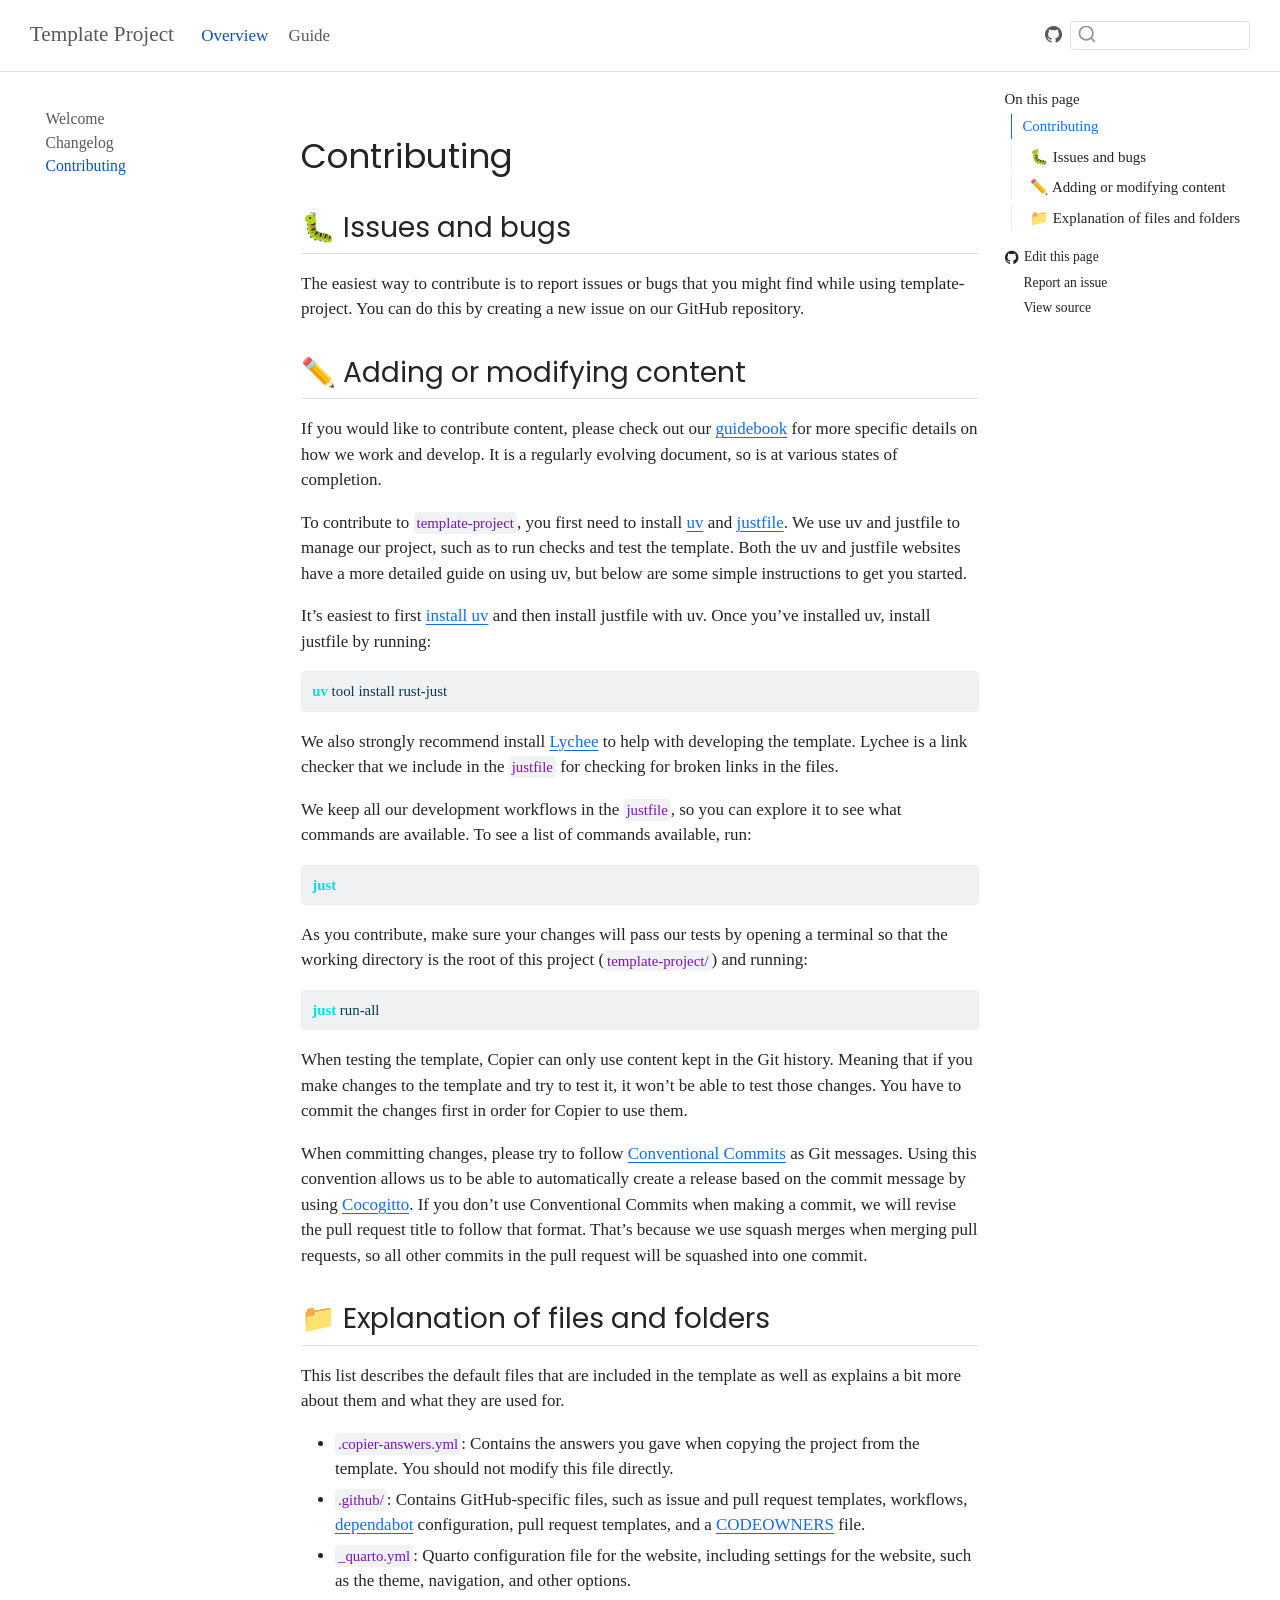
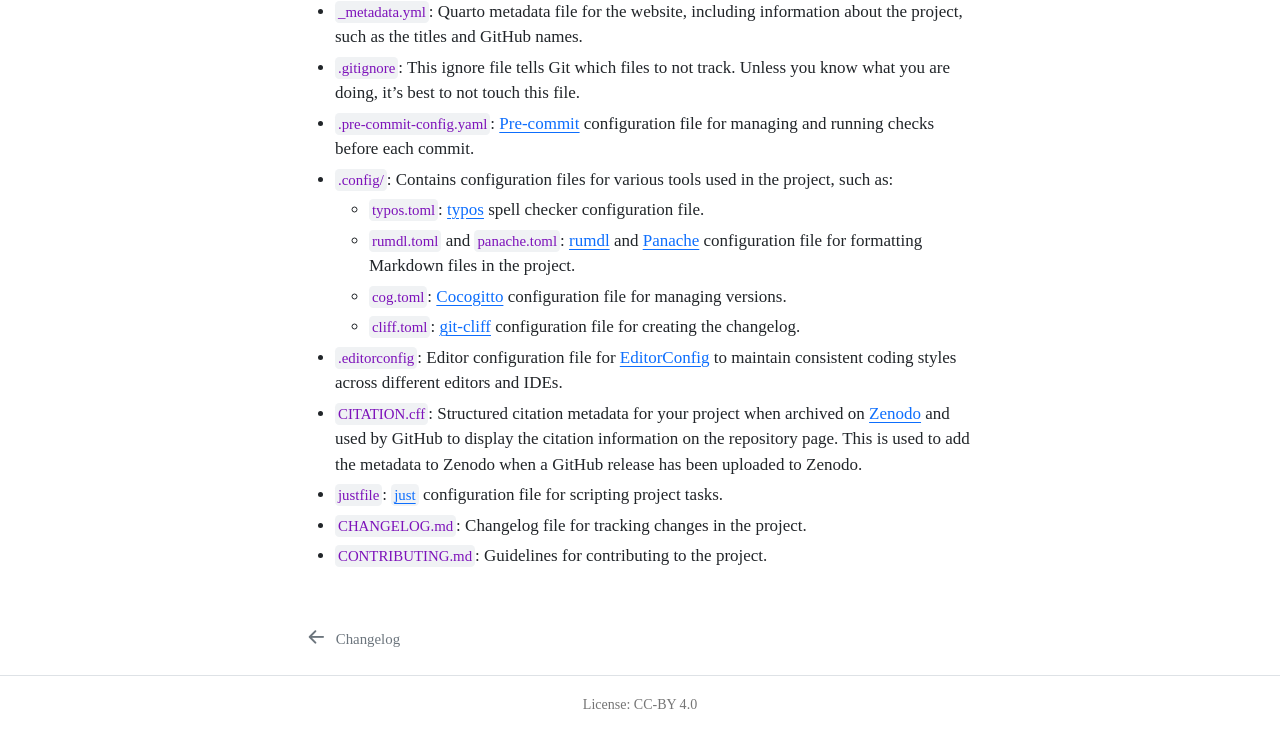
<file: CONTRIBUTING.html>
<!DOCTYPE html>
<html xmlns="http://www.w3.org/1999/xhtml" lang="en" xml:lang="en"><head>

<meta charset="utf-8">
<meta name="generator" content="quarto-1.11.9">

<meta name="viewport" content="width=device-width, initial-scale=1.0, user-scalable=yes">


<title>contributing – Template Project</title>
<style>
/* Default styles provided by pandoc.
** See https://pandoc.org/MANUAL.html#variables-for-html for config info.
*/
span.smallcaps{font-variant: small-caps;}
div.columns{display: flex; gap: 1.5em;}
div.column{flex: auto;}
@media screen {
div.columns{gap: min(4vw, 1.5em);}
div.column{overflow-x: auto;}
}
div.hanging-indent{margin-left: 1.5em; text-indent: -1.5em;}
ul.task-list{list-style: none;}
ul.task-list li input[type="checkbox"] {
  width: 0.8em;
  margin: 0 0.8em 0.2em -1em; /* quarto-specific, see https://github.com/quarto-dev/quarto-cli/issues/4556 */ 
  vertical-align: middle;
}
/* CSS for syntax highlighting */
html { -webkit-text-size-adjust: 100%; }
pre > code.sourceCode { white-space: pre; position: relative; }
pre > code.sourceCode > span { display: inline-block; line-height: 1.25; }
pre > code.sourceCode > span:empty { height: 1.2em; }
.sourceCode { overflow: visible; }
code.sourceCode > span { color: inherit; text-decoration: inherit; }
div.sourceCode { margin: 1em 0; }
pre.sourceCode { margin: 0; }
@media screen {
div.sourceCode { overflow: auto; }
}
@media print {
pre > code.sourceCode { white-space: pre-wrap; }
pre > code.sourceCode > span { text-indent: -5em; padding-left: 5em; }
}
pre.numberSource code
  { counter-reset: source-line 0; }
pre.numberSource code > span
  { position: relative; left: -4em; counter-increment: source-line; }
pre.numberSource code > span > a:first-child::before
  { content: counter(source-line);
    position: relative; left: -1em; text-align: right; vertical-align: baseline;
    border: none; display: inline-block;
    -webkit-touch-callout: none; -webkit-user-select: none;
    -khtml-user-select: none; -moz-user-select: none;
    -ms-user-select: none; user-select: none;
    padding: 0 4px; width: 4em;
  }
pre.numberSource { margin-left: 3em;  padding-left: 4px; }
div.sourceCode
  {   }
@media screen {
pre > code.sourceCode > span > a:first-child::before { text-decoration: underline; }
}
</style>


<script src="site_libs/quarto-nav/quarto-nav.js"></script>
<script src="site_libs/clipboard/clipboard.min.js"></script>
<script src="site_libs/quarto-search/autocomplete.umd.js"></script>
<script src="site_libs/quarto-search/fuse.min.js"></script>
<script src="site_libs/quarto-search/quarto-search.js"></script>
<meta name="quarto:offset" content="./">
<link href="./CHANGELOG.html" rel="prev">
<script src="site_libs/quarto-html/quarto.js" type="module"></script>
<script src="site_libs/quarto-html/tabsets/tabsets.js" type="module"></script>
<script src="site_libs/quarto-html/scrollable-regions/scrollable-regions.js" type="module"></script>
<script src="site_libs/quarto-html/popper.min.js"></script>
<script src="site_libs/quarto-html/tippy.umd.min.js"></script>
<script src="site_libs/quarto-html/anchor.min.js"></script>
<link href="site_libs/quarto-html/tippy.css" rel="stylesheet">
<link href="site_libs/quarto-html/quarto-syntax-highlighting-1f42ef86e7bbcd4ef0935f55bd85d622.css" rel="stylesheet" class="quarto-color-scheme" id="quarto-text-highlighting-styles">
<link href="site_libs/quarto-html/quarto-syntax-highlighting-dark-b2c10e9313c6d05287a68e7950ff1397.css" rel="stylesheet" class="quarto-color-scheme quarto-color-alternate" id="quarto-text-highlighting-styles">
<link href="site_libs/quarto-html/quarto-syntax-highlighting-1f42ef86e7bbcd4ef0935f55bd85d622.css" rel="stylesheet" class="quarto-color-scheme-extra" id="quarto-text-highlighting-styles">
<script src="site_libs/bootstrap/bootstrap.min.js"></script>
<link href="site_libs/bootstrap/bootstrap-icons.css" rel="stylesheet">
<link href="site_libs/bootstrap/bootstrap-7f3467c01658d8200cfbfc14748a0df3.min.css" rel="stylesheet" append-hash="true" class="quarto-color-scheme" id="quarto-bootstrap" data-mode="light">
<link href="site_libs/bootstrap/bootstrap-dark-7f3467c01658d8200cfbfc14748a0df3.min.css" rel="stylesheet" append-hash="true" class="quarto-color-scheme quarto-color-alternate" id="quarto-bootstrap" data-mode="light">
<link href="site_libs/bootstrap/bootstrap-7f3467c01658d8200cfbfc14748a0df3.min.css" rel="stylesheet" append-hash="true" class="quarto-color-scheme-extra" id="quarto-bootstrap" data-mode="light">
<script id="quarto-search-options" type="application/json">{
  "location": "navbar",
  "copy-button": false,
  "collapse-after": 3,
  "panel-placement": "end",
  "type": "textbox",
  "limit": 50,
  "keyboard-shortcut": [
    "f",
    "/",
    "s"
  ],
  "language": {
    "search-no-results-text": "No results",
    "search-matching-documents-text": "matching documents",
    "search-copy-link-title": "Copy link to search",
    "search-hide-matches-text": "Hide additional matches",
    "search-more-match-text": "more match in this document",
    "search-more-matches-text": "more matches in this document",
    "search-clear-button-title": "Clear",
    "search-text-placeholder": "",
    "search-detached-cancel-button-title": "Cancel",
    "search-submit-button-title": "Submit",
    "search-label": "Search"
  }
}</script>


</head>

<body class="nav-sidebar floating nav-fixed quarto-light"><a id="quarto-skip-link" class="visually-hidden-focusable" href="#quarto-document-content">Skip to main content</a>

<div id="quarto-search-results"></div>
  <header id="quarto-header" class="headroom fixed-top">
    <nav class="navbar navbar-expand-lg " data-bs-theme="dark" aria-label="Site">
      <div class="navbar-container container-fluid">
      <div class="navbar-brand-container mx-auto">
    <a class="navbar-brand" href="./index.html">
    <span class="navbar-title">Template Project</span>
    </a>
  </div>
          <button class="navbar-toggler" type="button" data-bs-toggle="collapse" data-bs-target="#navbarCollapse" aria-controls="navbarCollapse" aria-expanded="false" aria-label="Toggle navigation" onclick="if (window.quartoToggleHeadroom) { window.quartoToggleHeadroom(); }">
  <span class="navbar-toggler-icon"></span>
</button>
          <div class="collapse navbar-collapse" id="navbarCollapse">
            <ul class="navbar-nav navbar-nav-scroll me-auto">
  <li class="nav-item">
    <a class="nav-link active" href="./index.html" aria-current="page"> 
<span class="menu-text">Overview</span></a>
  </li>  
  <li class="nav-item">
    <a class="nav-link" href="./docs/guide/index.html"> 
<span class="menu-text">Guide</span></a>
  </li>  
</ul>
          </div> <!-- /navcollapse -->
            <div class="quarto-navbar-tools">
    <a href="https://github.com/dp-next/template-project" title="" class="quarto-navigation-tool px-1" aria-label="GitHub icon: Source repository"><i class="bi bi-github"></i></a>
</div>
            <div id="quarto-search" class="" title="Search"></div>
      </div> <!-- /container-fluid -->
    </nav>
  <nav class="quarto-secondary-nav" aria-label="Toolbar">
    <div class="container-fluid d-flex">
      <button type="button" class="quarto-btn-toggle btn" data-bs-toggle="collapse" role="button" data-bs-target=".quarto-sidebar-collapse-item" aria-controls="quarto-sidebar" aria-expanded="false" aria-label="Toggle sidebar navigation" onclick="if (window.quartoToggleHeadroom) { window.quartoToggleHeadroom(); }">
        <i class="bi bi-layout-text-sidebar-reverse"></i>
      </button>
        <nav class="quarto-page-breadcrumbs" aria-label="Breadcrumbs"><ol class="breadcrumb"><li class="breadcrumb-item"><a href="./CONTRIBUTING.html">Contributing</a></li></ol></nav>
        <a class="flex-grow-1" data-bs-toggle="collapse" data-bs-target=".quarto-sidebar-collapse-item" onclick="if (window.quartoToggleHeadroom) { window.quartoToggleHeadroom(); }">      
        </a>
    </div>
  </nav>
</header>
<!-- content -->
<div id="quarto-content" class="quarto-container page-columns page-rows-contents page-layout-article page-navbar">
<!-- sidebar -->
  <nav id="quarto-sidebar" class="sidebar collapse collapse-horizontal quarto-sidebar-collapse-item sidebar-navigation floating overflow-auto" aria-label="Section">
    <div class="sidebar-menu-container"> 
    <ul class="list-unstyled mt-1">
        <li class="sidebar-item">
  <div class="sidebar-item-container"> 
  <a href="./index.html" class="sidebar-item-text sidebar-link">
 <span class="menu-text">Welcome</span></a>
  </div>
</li>
        <li class="sidebar-item">
  <div class="sidebar-item-container"> 
  <a href="./CHANGELOG.html" class="sidebar-item-text sidebar-link">
 <span class="menu-text">Changelog</span></a>
  </div>
</li>
        <li class="sidebar-item">
  <div class="sidebar-item-container"> 
  <a href="./CONTRIBUTING.html" class="sidebar-item-text sidebar-link active">
 <span class="menu-text">Contributing</span></a>
  </div>
</li>
    </ul>
    </div>
</nav>
<div id="quarto-sidebar-glass" class="quarto-sidebar-collapse-item" data-bs-toggle="collapse" data-bs-target=".quarto-sidebar-collapse-item"></div>
<!-- margin-sidebar -->
    <div id="quarto-margin-sidebar" class="sidebar margin-sidebar">
        <nav id="TOC" role="doc-toc" aria-labelledby="toc-title" class="toc-active">
    <h2 id="toc-title">On this page</h2>
   
  <ul>
  <li><a href="#contributing" id="toc-contributing" class="nav-link active" data-scroll-target="#contributing">Contributing</a>
  <ul class="collapse">
  <li><a href="#issues-and-bugs" id="toc-issues-and-bugs" class="nav-link" data-scroll-target="#issues-and-bugs"><span class="emoji" data-emoji="bug">🐛</span> Issues and bugs</a></li>
  <li><a href="#adding-or-modifying-content" id="toc-adding-or-modifying-content" class="nav-link" data-scroll-target="#adding-or-modifying-content"><span class="emoji" data-emoji="pencil2">✏️</span> Adding or modifying content</a></li>
  <li><a href="#explanation-of-files-and-folders" id="toc-explanation-of-files-and-folders" class="nav-link" data-scroll-target="#explanation-of-files-and-folders"><span class="emoji" data-emoji="file_folder">📁</span> Explanation of files and folders</a></li>
  </ul></li>
  </ul>
<div class="toc-actions"><ul><li><a href="https://github.com/dp-next/template-project/edit/main/CONTRIBUTING.md" class="toc-action"><i class="bi bi-github"></i>Edit this page</a></li><li><a href="https://github.com/dp-next/template-project/issues/new" class="toc-action"><i class="bi empty"></i>Report an issue</a></li><li><a href="https://github.com/dp-next/template-project/blob/main/CONTRIBUTING.md" class="toc-action"><i class="bi empty"></i>View source</a></li></ul></div></nav>
    </div>
<!-- main -->
<main class="content" id="quarto-document-content" tabindex="-1"><header id="title-block-header" class="quarto-title-block"></header>




<section id="contributing" class="level1">
<h1>Contributing</h1>
<section id="issues-and-bugs" class="level2">
<h2 class="anchored" data-anchor-id="issues-and-bugs"><span class="emoji" data-emoji="bug">🐛</span> Issues and bugs</h2>
<p>The easiest way to contribute is to report issues or bugs that you might find while using template-project. You can do this by creating a new issue on our GitHub repository.</p>
</section>
<section id="adding-or-modifying-content" class="level2">
<h2 class="anchored" data-anchor-id="adding-or-modifying-content"><span class="emoji" data-emoji="pencil2">✏️</span> Adding or modifying content</h2>
<p>If you would like to contribute content, please check out our <a href="https://guidebook.seedcase-project.org/">guidebook</a> for more specific details on how we work and develop. It is a regularly evolving document, so is at various states of completion.</p>
<p>To contribute to <code>template-project</code>, you first need to install <a href="https://docs.astral.sh/uv/">uv</a> and <a href="https://just.systems/man/en/packages.html">justfile</a>. We use uv and justfile to manage our project, such as to run checks and test the template. Both the uv and justfile websites have a more detailed guide on using uv, but below are some simple instructions to get you started.</p>
<p>It’s easiest to first <a href="https://docs.astral.sh/uv/getting-started/installation/">install uv</a> and then install justfile with uv. Once you’ve installed uv, install justfile by running:</p>
<div class="code-copy-outer-scaffold"><div class="sourceCode" id="cb1"><pre class="sourceCode bash code-with-copy"><code class="sourceCode bash"><span id="cb1-1"><a href="#cb1-1" aria-hidden="true" tabindex="-1"></a><span class="ex">uv</span> tool install rust-just</span></code></pre></div><button title="Copy to Clipboard" class="code-copy-button"><i class="bi"></i></button></div>
<p>We also strongly recommend install <a href="https://lychee.cli.rs/guides/getting-started/">Lychee</a> to help with developing the template. Lychee is a link checker that we include in the <code>justfile</code> for checking for broken links in the files.</p>
<p>We keep all our development workflows in the <code>justfile</code>, so you can explore it to see what commands are available. To see a list of commands available, run:</p>
<div class="code-copy-outer-scaffold"><div class="sourceCode" id="cb2"><pre class="sourceCode bash code-with-copy"><code class="sourceCode bash"><span id="cb2-1"><a href="#cb2-1" aria-hidden="true" tabindex="-1"></a><span class="ex">just</span></span></code></pre></div><button title="Copy to Clipboard" class="code-copy-button"><i class="bi"></i></button></div>
<p>As you contribute, make sure your changes will pass our tests by opening a terminal so that the working directory is the root of this project (<code>template-project/</code>) and running:</p>
<div class="code-copy-outer-scaffold"><div class="sourceCode" id="cb3"><pre class="sourceCode bash code-with-copy"><code class="sourceCode bash"><span id="cb3-1"><a href="#cb3-1" aria-hidden="true" tabindex="-1"></a><span class="ex">just</span> run-all</span></code></pre></div><button title="Copy to Clipboard" class="code-copy-button"><i class="bi"></i></button></div>
<p>When testing the template, Copier can only use content kept in the Git history. Meaning that if you make changes to the template and try to test it, it won’t be able to test those changes. You have to commit the changes first in order for Copier to use them.</p>
<p>When committing changes, please try to follow <a href="https://decisions.seedcase-project.org/why-conventional-commits/">Conventional Commits</a> as Git messages. Using this convention allows us to be able to automatically create a release based on the commit message by using <a href="https://decisions.seedcase-project.org/why-semantic-release-with-cocogitto/">Cocogitto</a>. If you don’t use Conventional Commits when making a commit, we will revise the pull request title to follow that format. That’s because we use squash merges when merging pull requests, so all other commits in the pull request will be squashed into one commit.</p>
</section>
<section id="explanation-of-files-and-folders" class="level2">
<h2 class="anchored" data-anchor-id="explanation-of-files-and-folders"><span class="emoji" data-emoji="file_folder">📁</span> Explanation of files and folders</h2>
<p>This list describes the default files that are included in the template as well as explains a bit more about them and what they are used for.</p>
<ul>
<li><code>.copier-answers.yml</code>: Contains the answers you gave when copying the project from the template. <strong>You should not modify this file directly.</strong></li>
<li><code>.github/</code>: Contains GitHub-specific files, such as issue and pull request templates, workflows, <a href="https://docs.github.com/en/code-security/tutorials/secure-your-dependencies/dependabot-quickstart-guide">dependabot</a> configuration, pull request templates, and a <a href="https://docs.github.com/en/repositories/managing-your-repositorys-settings-and-features/customizing-your-repository/about-code-owners">CODEOWNERS</a> file.</li>
<li><code>_quarto.yml</code>: Quarto configuration file for the website, including settings for the website, such as the theme, navigation, and other options.</li>
<li><code>_metadata.yml</code>: Quarto metadata file for the website, including information about the project, such as the titles and GitHub names.</li>
<li><code>.gitignore</code>: This ignore file tells Git which files to not track. Unless you know what you are doing, it’s best to not touch this file.</li>
<li><code>.pre-commit-config.yaml</code>: <a href="https://pre-commit.com/">Pre-commit</a> configuration file for managing and running checks before each commit.</li>
<li><code>.config/</code>: Contains configuration files for various tools used in the project, such as:
<ul>
<li><code>typos.toml</code>: <a href="https://github.com/crate-ci/typos">typos</a> spell checker configuration file.</li>
<li><code>rumdl.toml</code> and <code>panache.toml</code>: <a href="https://rumdl.dev">rumdl</a> and <a href="https://panache.bz">Panache</a> configuration file for formatting Markdown files in the project.</li>
<li><code>cog.toml</code>: <a href="https://docs.cocogitto.io">Cocogitto</a> configuration file for managing versions.</li>
<li><code>cliff.toml</code>: <a href="https://git-cliff.org">git-cliff</a> configuration file for creating the changelog.</li>
</ul></li>
<li><code>.editorconfig</code>: Editor configuration file for <a href="https://editorconfig.org/">EditorConfig</a> to maintain consistent coding styles across different editors and IDEs.</li>
<li><code>CITATION.cff</code>: Structured citation metadata for your project when archived on <a href="https://zenodo.org/">Zenodo</a> and used by GitHub to display the citation information on the repository page. This is used to add the metadata to Zenodo when a GitHub release has been uploaded to Zenodo.</li>
<li><code>justfile</code>: <a href="https://just.systems/man/en/"><code>just</code></a> configuration file for scripting project tasks.</li>
<li><code>CHANGELOG.md</code>: Changelog file for tracking changes in the project.</li>
<li><code>CONTRIBUTING.md</code>: Guidelines for contributing to the project.</li>
</ul>


</section>
</section>

</main> <!-- /main -->
<script id="quarto-html-after-body" type="application/javascript">
  window.document.addEventListener("DOMContentLoaded", function (event) {
    const icon = "";
    const anchorJS = new window.AnchorJS();
    anchorJS.options = {
      placement: 'right',
      icon: icon
    };
    anchorJS.add('.anchored');
    const isCodeAnnotation = (el) => {
      for (const clz of el.classList) {
        if (clz.startsWith('code-annotation-')) {                     
          return true;
        }
      }
      return false;
    }
    const onCopySuccess = function(e) {
      // button target
      const button = e.trigger;
      // don't keep focus
      button.blur();
      // flash "checked"
      button.classList.add('code-copy-button-checked');
      var currentTitle = button.getAttribute("title");
      button.setAttribute("title", "Copied!");
      let tooltip;
      if (window.bootstrap) {
        button.setAttribute("data-bs-toggle", "tooltip");
        button.setAttribute("data-bs-placement", "left");
        button.setAttribute("data-bs-title", "Copied!");
        tooltip = new bootstrap.Tooltip(button, 
          { trigger: "manual", 
            customClass: "code-copy-button-tooltip",
            offset: [0, -8]});
        tooltip.show();    
      }
      setTimeout(function() {
        if (tooltip) {
          tooltip.hide();
          button.removeAttribute("data-bs-title");
          button.removeAttribute("data-bs-toggle");
          button.removeAttribute("data-bs-placement");
        }
        button.setAttribute("title", currentTitle);
        button.classList.remove('code-copy-button-checked');
      }, 1000);
      // clear code selection
      e.clearSelection();
    }
    const getTextToCopy = function(trigger) {
      const outerScaffold = trigger.parentElement.cloneNode(true);
      const codeEl = outerScaffold.querySelector('code');
      for (const childEl of codeEl.children) {
        if (isCodeAnnotation(childEl)) {
          childEl.remove();
        }
      }
      return codeEl.innerText;
    }
    const clipboard = new window.ClipboardJS('.code-copy-button:not([data-in-quarto-modal])', {
      text: getTextToCopy
    });
    clipboard.on('success', onCopySuccess);
    if (window.document.getElementById('quarto-embedded-source-code-modal')) {
      const clipboardModal = new window.ClipboardJS('.code-copy-button[data-in-quarto-modal]', {
        text: getTextToCopy,
        container: window.document.getElementById('quarto-embedded-source-code-modal')
      });
      clipboardModal.on('success', onCopySuccess);
    }
      var localhostRegex = new RegExp(/^(?:http|https):\/\/localhost\:?[0-9]*\//);
      var mailtoRegex = new RegExp(/^mailto:/);
        var filterRegex = new RegExp("https:\/\/dp-next\.github\.io\/template-project\/");
      var isInternal = (href) => {
          return filterRegex.test(href) || localhostRegex.test(href) || mailtoRegex.test(href);
      }
      // Inspect non-navigation links and adorn them if external
      window.quartoDecorateExternalLinks = function (root) {
     var links = (root || window.document).querySelectorAll('a[href]:not(.nav-link):not(.navbar-brand):not(.toc-action):not(.sidebar-link):not(.sidebar-item-toggle):not(.pagination-link):not(.no-external):not([aria-hidden]):not(.dropdown-item):not(.quarto-navigation-tool):not(.about-link)');
      for (var i=0; i<links.length; i++) {
        const link = links[i];
        if (!isInternal(link.href)) {
          // undo the damage that might have been done by quarto-nav.js in the case of
          // links that we want to consider external
          if (link.dataset.originalHref !== undefined) {
            link.href = link.dataset.originalHref;
          }
          if (!link.classList.contains('no-external-icon')) {
          }
        }
      }
      };
      window.quartoDecorateExternalLinks(window.document);
    // Esc closes the popup (WCAG 1.4.13) and focus leaving both trigger and
    // popup closes it (WCAG 2.4.11); tippy handles neither for interactive popups.
    const hideOnEscAndFocusOut = {
      name: 'hideOnEscAndFocusOut',
      defaultValue: true,
      fn(instance) {
        const dismiss = () => {
          // A show scheduled by the trigger delay would otherwise reopen it
          instance.clearDelayTimeouts();
          instance.hide();
        };
        const onKeyDown = (event) => {
          if (event.key !== 'Escape') {
            return;
          }
          // Keep Esc from also reaching page handlers (e.g. reveal.js overview),
          // except an open reveal.js slide menu, which Esc should close too.
          // The menu handles keys only when its keyboard option is on.
          const menuHandlesEsc = window.Reveal?.getPlugin?.('menu')?.isOpen() &&
            window.Reveal.getConfig().menu?.keyboard !== false;
          if (!menuHandlesEsc) {
            event.stopPropagation();
          }
          if (instance.popper.contains(window.document.activeElement)) {
            // Disabled while refocusing so the focus trigger does not reopen it
            instance.disable();
            instance.reference.focus();
            instance.enable();
          }
          dismiss();
        };
        const onFocusOut = (event) => {
          const target = event.relatedTarget;
          if (target && !instance.reference.contains(target) &&
              !instance.popper.contains(target)) {
            dismiss();
          }
        };
        // On the trigger too: a click trigger (code-annotations: select) has no
        // blur handling. Attached for the instance's lifetime so leaving the
        // trigger also cancels a show still pending on the trigger delay.
        instance.reference.addEventListener('focusout', onFocusOut);
        return {
          onShow() {
            window.document.addEventListener('keydown', onKeyDown, true);
            instance.popper.addEventListener('focusout', onFocusOut);
          },
          onHide() {
            window.document.removeEventListener('keydown', onKeyDown, true);
            instance.popper.removeEventListener('focusout', onFocusOut);
          },
          onDestroy() {
            instance.reference.removeEventListener('focusout', onFocusOut);
          },
        };
      },
    };
    function tippyHover(el, contentFn, onTriggerFn, onUntriggerFn) {
      const config = {
        allowHTML: true,
        maxWidth: 500,
        delay: 100,
        arrow: false,
        appendTo: function(el) {
            return el.parentElement;
        },
        interactive: true,
        interactiveBorder: 10,
        theme: 'quarto',
        placement: 'bottom-start',
        plugins: [hideOnEscAndFocusOut],
      };
      if (contentFn) {
        config.content = contentFn;
      }
      if (onTriggerFn) {
        config.onTrigger = onTriggerFn;
      }
      if (onUntriggerFn) {
        config.onUntrigger = onUntriggerFn;
      }
      window.tippy(el, config); 
    }
    const noterefs = window.document.querySelectorAll('a[role="doc-noteref"]');
    for (var i=0; i<noterefs.length; i++) {
      const ref = noterefs[i];
      tippyHover(ref, function() {
        // use id or data attribute instead here
        let href = ref.getAttribute('data-footnote-href') || ref.getAttribute('href');
        try { href = new URL(href).hash; } catch {}
        const id = href.replace(/^#\/?/, "");
        const note = window.document.getElementById(id);
        if (note) {
          return note.innerHTML;
        } else {
          return "";
        }
      });
    }
    const xrefs = window.document.querySelectorAll('a.quarto-xref');
    const processXRef = (id, note) => {
      // Strip column container classes
      const stripColumnClz = (el) => {
        el.classList.remove("page-full", "page-columns");
        if (el.children) {
          for (const child of el.children) {
            stripColumnClz(child);
          }
        }
      }
      stripColumnClz(note)
      if (id === null || id.startsWith('sec-')) {
        // Special case sections, only their first couple elements
        const container = document.createElement("div");
        if (note.children && note.children.length > 2) {
          container.appendChild(note.children[0].cloneNode(true));
          for (let i = 1; i < note.children.length; i++) {
            const child = note.children[i];
            if (child.tagName === "P" && child.innerText === "") {
              continue;
            } else {
              container.appendChild(child.cloneNode(true));
              break;
            }
          }
          if (window.Quarto?.typesetMath) {
            window.Quarto.typesetMath(container);
          }
          return container.innerHTML
        } else {
          if (window.Quarto?.typesetMath) {
            window.Quarto.typesetMath(note);
          }
          return note.innerHTML;
        }
      } else {
        // Remove any anchor links if they are present
        const anchorLink = note.querySelector('a.anchorjs-link');
        if (anchorLink) {
          anchorLink.remove();
        }
        if (window.Quarto?.typesetMath) {
          window.Quarto.typesetMath(note);
        }
        if (note.classList.contains("callout")) {
          return note.outerHTML;
        } else {
          return note.innerHTML;
        }
      }
    }
    for (var i=0; i<xrefs.length; i++) {
      const xref = xrefs[i];
      tippyHover(xref, undefined, function(instance) {
        instance.disable();
        let url = xref.getAttribute('href');
        let hash = undefined; 
        if (url.startsWith('#')) {
          hash = url;
        } else {
          try { hash = new URL(url).hash; } catch {}
        }
        if (hash) {
          const id = hash.replace(/^#\/?/, "");
          const note = window.document.getElementById(id);
          if (note !== null) {
            try {
              const html = processXRef(id, note.cloneNode(true));
              instance.setContent(html);
            } finally {
              instance.enable();
              instance.show();
            }
          } else {
            // See if we can fetch this
            fetch(url.split('#')[0])
            .then(res => res.text())
            .then(html => {
              const parser = new DOMParser();
              const htmlDoc = parser.parseFromString(html, "text/html");
              const note = htmlDoc.getElementById(id);
              if (note !== null) {
                const html = processXRef(id, note);
                instance.setContent(html);
              } 
            }).finally(() => {
              instance.enable();
              instance.show();
            });
          }
        } else {
          // See if we can fetch a full url (with no hash to target)
          // This is a special case and we should probably do some content thinning / targeting
          fetch(url)
          .then(res => res.text())
          .then(html => {
            const parser = new DOMParser();
            const htmlDoc = parser.parseFromString(html, "text/html");
            const note = htmlDoc.querySelector('main.content');
            if (note !== null) {
              // This should only happen for chapter cross references
              // (since there is no id in the URL)
              // remove the first header
              if (note.children.length > 0 && note.children[0].tagName === "HEADER") {
                note.children[0].remove();
              }
              const html = processXRef(null, note);
              instance.setContent(html);
            } 
          }).finally(() => {
            instance.enable();
            instance.show();
          });
        }
      }, function(instance) {
      });
    }
        let selectedAnnoteEl;
        const selectorForAnnotation = ( cell, annotation) => {
          let cellAttr = 'data-code-cell="' + cell + '"';
          let lineAttr = 'data-code-annotation="' +  annotation + '"';
          const selector = 'span[' + cellAttr + '][' + lineAttr + ']';
          return selector;
        }
        const selectCodeLines = (annoteEl) => {
          const doc = window.document;
          const targetCell = annoteEl.getAttribute("data-target-cell");
          const targetAnnotation = annoteEl.getAttribute("data-target-annotation");
          const annoteSpan = window.document.querySelector(selectorForAnnotation(targetCell, targetAnnotation));
          const lines = annoteSpan.getAttribute("data-code-lines").split(",");
          const lineIds = lines.map((line) => {
            return targetCell + "-" + line;
          })
          // Each band is positioned against its own containing block, which is
          // not the offsetParent of the lines, so place it from client rects.
          const placeBand = (band, firstEl, lastEl, codeBlock) => {
            const container = band.offsetParent;
            if (container === null) {
              return;
            }
            const containerRect = container.getBoundingClientRect();
            // Reveal.js scales slides with a transform, so convert client
            // pixels back to the CSS pixels of the container.
            const scale = containerRect.height / container.offsetHeight || 1;
            const firstRect = firstEl.getBoundingClientRect();
            const lastRect = lastEl.getBoundingClientRect();
            const top = (firstRect.top - containerRect.top) / scale - container.clientTop + container.scrollTop;
            const height = (lastRect.bottom - firstRect.top) / scale;
            band.style.top = top - 2 + "px";
            band.style.height = height + 4 + "px";
            if (codeBlock) {
              // Without the copy button wrapper, the containing block is wider
              // than the code block, so span the code block explicitly.
              const blockRect = codeBlock.getBoundingClientRect();
              band.style.left = (blockRect.left - containerRect.left) / scale - container.clientLeft + container.scrollLeft + "px";
              band.style.width = blockRect.width / scale + "px";
            }
          };
          if (lineIds.length > 0) {
            const el = window.document.getElementById(lineIds[0]);
            const lastEl = window.document.getElementById(lineIds[lineIds.length - 1]);
            const parent = el.parentElement.parentElement;
            // cook up a div (if necessary) and position it
            let div = window.document.getElementById("code-annotation-line-highlight");
            if (div === null) {
              div = window.document.createElement("div");
              div.setAttribute("id", "code-annotation-line-highlight");
              div.style.position = 'absolute';
              parent.appendChild(div);
            }
            placeBand(div, el, lastEl, parent.closest("div.sourceCode") || parent);
            let gutterDiv = window.document.getElementById("code-annotation-line-highlight-gutter");
            if (gutterDiv === null) {
              gutterDiv = window.document.createElement("div");
              gutterDiv.setAttribute("id", "code-annotation-line-highlight-gutter");
              gutterDiv.style.position = 'absolute';
              const codeCell = window.document.getElementById(targetCell);
              const gutter = codeCell.querySelector('.code-annotation-gutter');
              gutter.appendChild(gutterDiv);
            }
            placeBand(gutterDiv, el, lastEl);
            selectedAnnoteEl = annoteEl;
          }
        };
        const unselectCodeLines = () => {
          const elementsIds = ["code-annotation-line-highlight", "code-annotation-line-highlight-gutter"];
          elementsIds.forEach((elId) => {
            const div = window.document.getElementById(elId);
            if (div) {
              div.remove();
            }
          });
          selectedAnnoteEl = undefined;
        };
          // Handle positioning of the toggle
      window.addEventListener(
        "resize",
        throttle(() => {
          elRect = undefined;
          if (selectedAnnoteEl) {
            selectCodeLines(selectedAnnoteEl);
          }
        }, 10)
      );
      function throttle(fn, ms) {
      let throttle = false;
      let timer;
        return (...args) => {
          if(!throttle) { // first call gets through
              fn.apply(this, args);
              throttle = true;
          } else { // all the others get throttled
              if(timer) clearTimeout(timer); // cancel #2
              timer = setTimeout(() => {
                fn.apply(this, args);
                timer = throttle = false;
              }, ms);
          }
        };
      }
        // Attach click handler to the DT
        const annoteDls = window.document.querySelectorAll('dt[data-target-cell]');
        for (const annoteDlNode of annoteDls) {
          annoteDlNode.addEventListener('click', (event) => {
            const clickedEl = event.target;
            if (clickedEl !== selectedAnnoteEl) {
              unselectCodeLines();
              const activeEl = window.document.querySelector('dt[data-target-cell].code-annotation-active');
              if (activeEl) {
                activeEl.classList.remove('code-annotation-active');
              }
              selectCodeLines(clickedEl);
              clickedEl.classList.add('code-annotation-active');
            } else {
              // Unselect the line
              unselectCodeLines();
              clickedEl.classList.remove('code-annotation-active');
            }
          });
        }
    const findCites = (el) => {
      const parentEl = el.parentElement;
      if (parentEl) {
        const cites = parentEl.dataset.cites;
        if (cites) {
          return {
            el,
            cites: cites.split(' ')
          };
        } else {
          return findCites(el.parentElement)
        }
      } else {
        return undefined;
      }
    };
    var bibliorefs = window.document.querySelectorAll('a[role="doc-biblioref"]');
    for (var i=0; i<bibliorefs.length; i++) {
      const ref = bibliorefs[i];
      const citeInfo = findCites(ref);
      if (citeInfo) {
        tippyHover(citeInfo.el, function() {
          var popup = window.document.createElement('div');
          citeInfo.cites.forEach(function(cite) {
            var citeDiv = window.document.createElement('div');
            citeDiv.classList.add('hanging-indent');
            citeDiv.classList.add('csl-entry');
            var biblioDiv = window.document.getElementById('ref-' + cite);
            if (biblioDiv) {
              citeDiv.innerHTML = biblioDiv.innerHTML;
            }
            popup.appendChild(citeDiv);
          });
          return popup.innerHTML;
        });
      }
    }
  });
  </script>
  <script type="application/javascript">
  window.quartoScrollableRegionsLabels = {"code":"Scrollable code","output":"Scrollable output"};
  </script>
<nav class="page-navigation" aria-label="Page">
  <div class="nav-page nav-page-previous">
      <a href="./CHANGELOG.html" class="pagination-link" aria-label="Changelog">
        <i class="bi bi-arrow-left-short"></i> <span class="nav-page-text">Changelog</span>
      </a>          
  </div>
  <div class="nav-page nav-page-next">
  </div>
</nav>
</div> <!-- /content -->
<footer class="footer">
  <div class="nav-footer">
    <div class="nav-footer-left">
      &nbsp;
    </div>   
    <div class="nav-footer-center">
      <ul class="footer-items list-unstyled">
    <li class="nav-item">
 License: CC-BY 4.0
  </li>  
</ul>
    <div class="toc-actions d-sm-block d-md-none"><ul><li><a href="https://github.com/dp-next/template-project/edit/main/CONTRIBUTING.md" class="toc-action"><i class="bi bi-github"></i>Edit this page</a></li><li><a href="https://github.com/dp-next/template-project/issues/new" class="toc-action"><i class="bi empty"></i>Report an issue</a></li><li><a href="https://github.com/dp-next/template-project/blob/main/CONTRIBUTING.md" class="toc-action"><i class="bi empty"></i>View source</a></li></ul></div></div>
    <div class="nav-footer-right">
      &nbsp;
    </div>
  </div>
</footer>




</body></html>
</file>
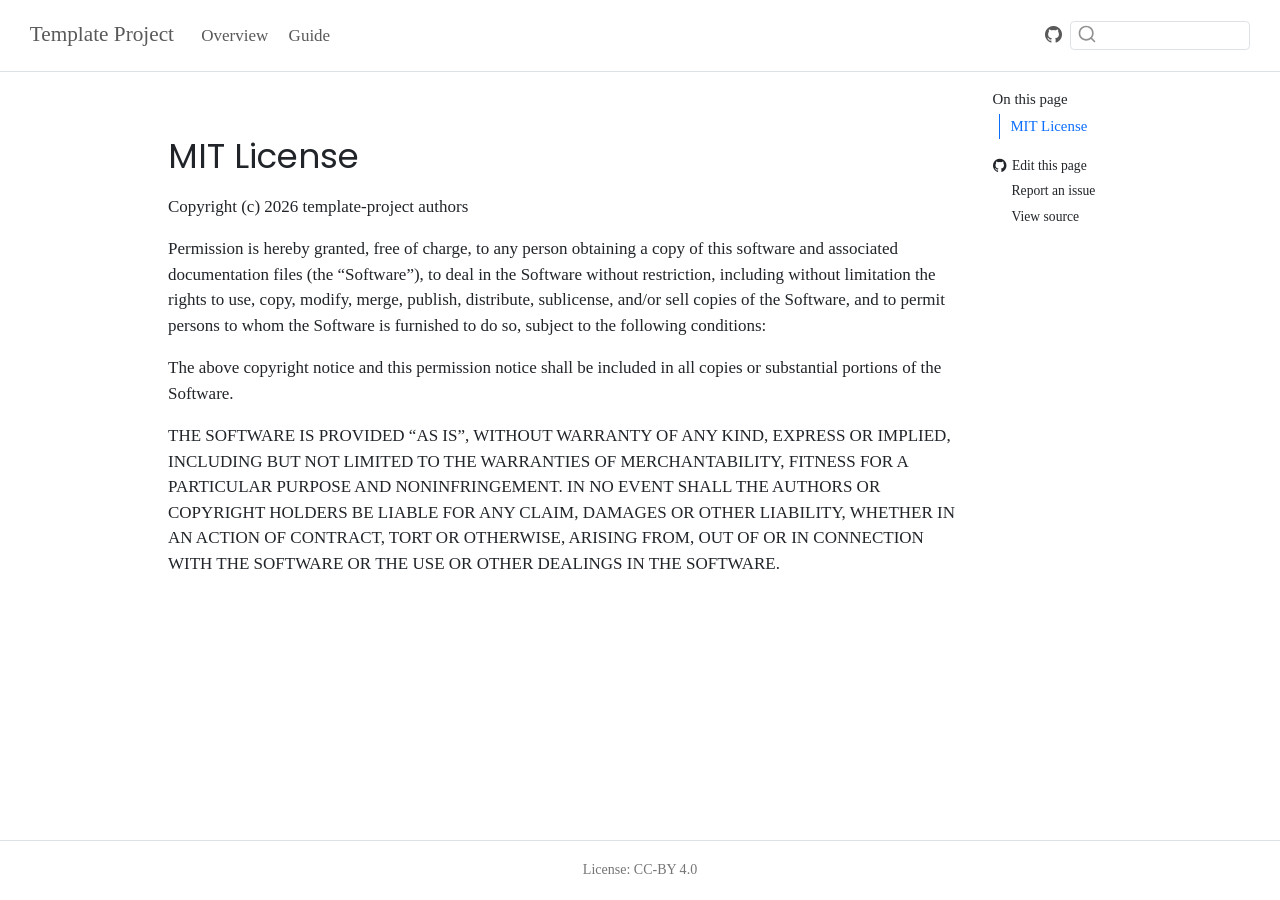
<file: LICENSE.html>
<!DOCTYPE html>
<html xmlns="http://www.w3.org/1999/xhtml" lang="en" xml:lang="en"><head>

<meta charset="utf-8">
<meta name="generator" content="quarto-1.11.9">

<meta name="viewport" content="width=device-width, initial-scale=1.0, user-scalable=yes">


<title>license – Template Project</title>
<style>
/* Default styles provided by pandoc.
** See https://pandoc.org/MANUAL.html#variables-for-html for config info.
*/
span.smallcaps{font-variant: small-caps;}
div.columns{display: flex; gap: 1.5em;}
div.column{flex: auto;}
@media screen {
div.columns{gap: min(4vw, 1.5em);}
div.column{overflow-x: auto;}
}
div.hanging-indent{margin-left: 1.5em; text-indent: -1.5em;}
ul.task-list{list-style: none;}
ul.task-list li input[type="checkbox"] {
  width: 0.8em;
  margin: 0 0.8em 0.2em -1em; /* quarto-specific, see https://github.com/quarto-dev/quarto-cli/issues/4556 */ 
  vertical-align: middle;
}
</style>


<script src="site_libs/quarto-nav/quarto-nav.js"></script>
<script src="site_libs/clipboard/clipboard.min.js"></script>
<script src="site_libs/quarto-search/autocomplete.umd.js"></script>
<script src="site_libs/quarto-search/fuse.min.js"></script>
<script src="site_libs/quarto-search/quarto-search.js"></script>
<meta name="quarto:offset" content="./">
<script src="site_libs/quarto-html/quarto.js" type="module"></script>
<script src="site_libs/quarto-html/tabsets/tabsets.js" type="module"></script>
<script src="site_libs/quarto-html/scrollable-regions/scrollable-regions.js" type="module"></script>
<script src="site_libs/quarto-html/popper.min.js"></script>
<script src="site_libs/quarto-html/tippy.umd.min.js"></script>
<script src="site_libs/quarto-html/anchor.min.js"></script>
<link href="site_libs/quarto-html/tippy.css" rel="stylesheet">
<link href="site_libs/quarto-html/quarto-syntax-highlighting-1f42ef86e7bbcd4ef0935f55bd85d622.css" rel="stylesheet" class="quarto-color-scheme" id="quarto-text-highlighting-styles">
<link href="site_libs/quarto-html/quarto-syntax-highlighting-dark-b2c10e9313c6d05287a68e7950ff1397.css" rel="stylesheet" class="quarto-color-scheme quarto-color-alternate" id="quarto-text-highlighting-styles">
<link href="site_libs/quarto-html/quarto-syntax-highlighting-1f42ef86e7bbcd4ef0935f55bd85d622.css" rel="stylesheet" class="quarto-color-scheme-extra" id="quarto-text-highlighting-styles">
<script src="site_libs/bootstrap/bootstrap.min.js"></script>
<link href="site_libs/bootstrap/bootstrap-icons.css" rel="stylesheet">
<link href="site_libs/bootstrap/bootstrap-7f3467c01658d8200cfbfc14748a0df3.min.css" rel="stylesheet" append-hash="true" class="quarto-color-scheme" id="quarto-bootstrap" data-mode="light">
<link href="site_libs/bootstrap/bootstrap-dark-7f3467c01658d8200cfbfc14748a0df3.min.css" rel="stylesheet" append-hash="true" class="quarto-color-scheme quarto-color-alternate" id="quarto-bootstrap" data-mode="light">
<link href="site_libs/bootstrap/bootstrap-7f3467c01658d8200cfbfc14748a0df3.min.css" rel="stylesheet" append-hash="true" class="quarto-color-scheme-extra" id="quarto-bootstrap" data-mode="light">
<script id="quarto-search-options" type="application/json">{
  "location": "navbar",
  "copy-button": false,
  "collapse-after": 3,
  "panel-placement": "end",
  "type": "textbox",
  "limit": 50,
  "keyboard-shortcut": [
    "f",
    "/",
    "s"
  ],
  "language": {
    "search-no-results-text": "No results",
    "search-matching-documents-text": "matching documents",
    "search-copy-link-title": "Copy link to search",
    "search-hide-matches-text": "Hide additional matches",
    "search-more-match-text": "more match in this document",
    "search-more-matches-text": "more matches in this document",
    "search-clear-button-title": "Clear",
    "search-text-placeholder": "",
    "search-detached-cancel-button-title": "Cancel",
    "search-submit-button-title": "Submit",
    "search-label": "Search"
  }
}</script>


</head>

<body class="nav-fixed quarto-light"><a id="quarto-skip-link" class="visually-hidden-focusable" href="#quarto-document-content">Skip to main content</a>

<div id="quarto-search-results"></div>
  <header id="quarto-header" class="headroom fixed-top">
    <nav class="navbar navbar-expand-lg " data-bs-theme="dark" aria-label="Site">
      <div class="navbar-container container-fluid">
      <div class="navbar-brand-container mx-auto">
    <a class="navbar-brand" href="./index.html">
    <span class="navbar-title">Template Project</span>
    </a>
  </div>
          <button class="navbar-toggler" type="button" data-bs-toggle="collapse" data-bs-target="#navbarCollapse" aria-controls="navbarCollapse" aria-expanded="false" aria-label="Toggle navigation" onclick="if (window.quartoToggleHeadroom) { window.quartoToggleHeadroom(); }">
  <span class="navbar-toggler-icon"></span>
</button>
          <div class="collapse navbar-collapse" id="navbarCollapse">
            <ul class="navbar-nav navbar-nav-scroll me-auto">
  <li class="nav-item">
    <a class="nav-link" href="./index.html"> 
<span class="menu-text">Overview</span></a>
  </li>  
  <li class="nav-item">
    <a class="nav-link" href="./docs/guide/index.html"> 
<span class="menu-text">Guide</span></a>
  </li>  
</ul>
          </div> <!-- /navcollapse -->
            <div class="quarto-navbar-tools">
    <a href="https://github.com/dp-next/template-project" title="" class="quarto-navigation-tool px-1" aria-label="GitHub icon: Source repository"><i class="bi bi-github"></i></a>
</div>
            <div id="quarto-search" class="" title="Search"></div>
      </div> <!-- /container-fluid -->
    </nav>
</header>
<!-- content -->
<div id="quarto-content" class="quarto-container page-columns page-rows-contents page-layout-article page-navbar">
<!-- sidebar -->
<!-- margin-sidebar -->
    <div id="quarto-margin-sidebar" class="sidebar margin-sidebar">
        <nav id="TOC" role="doc-toc" aria-labelledby="toc-title" class="toc-active">
    <h2 id="toc-title">On this page</h2>
   
  <ul>
  <li><a href="#mit-license" id="toc-mit-license" class="nav-link active" data-scroll-target="#mit-license">MIT License</a></li>
  </ul>
<div class="toc-actions"><ul><li><a href="https://github.com/dp-next/template-project/edit/main/LICENSE.md" class="toc-action"><i class="bi bi-github"></i>Edit this page</a></li><li><a href="https://github.com/dp-next/template-project/issues/new" class="toc-action"><i class="bi empty"></i>Report an issue</a></li><li><a href="https://github.com/dp-next/template-project/blob/main/LICENSE.md" class="toc-action"><i class="bi empty"></i>View source</a></li></ul></div></nav>
    </div>
<!-- main -->
<main class="content" id="quarto-document-content" tabindex="-1"><header id="title-block-header" class="quarto-title-block"></header>




<section id="mit-license" class="level1">
<h1>MIT License</h1>
<p>Copyright (c) 2026 template-project authors</p>
<p>Permission is hereby granted, free of charge, to any person obtaining a copy of this software and associated documentation files (the “Software”), to deal in the Software without restriction, including without limitation the rights to use, copy, modify, merge, publish, distribute, sublicense, and/or sell copies of the Software, and to permit persons to whom the Software is furnished to do so, subject to the following conditions:</p>
<p>The above copyright notice and this permission notice shall be included in all copies or substantial portions of the Software.</p>
<p>THE SOFTWARE IS PROVIDED “AS IS”, WITHOUT WARRANTY OF ANY KIND, EXPRESS OR IMPLIED, INCLUDING BUT NOT LIMITED TO THE WARRANTIES OF MERCHANTABILITY, FITNESS FOR A PARTICULAR PURPOSE AND NONINFRINGEMENT. IN NO EVENT SHALL THE AUTHORS OR COPYRIGHT HOLDERS BE LIABLE FOR ANY CLAIM, DAMAGES OR OTHER LIABILITY, WHETHER IN AN ACTION OF CONTRACT, TORT OR OTHERWISE, ARISING FROM, OUT OF OR IN CONNECTION WITH THE SOFTWARE OR THE USE OR OTHER DEALINGS IN THE SOFTWARE.</p>


</section>

</main> <!-- /main -->
<script id="quarto-html-after-body" type="application/javascript">
  window.document.addEventListener("DOMContentLoaded", function (event) {
    const icon = "";
    const anchorJS = new window.AnchorJS();
    anchorJS.options = {
      placement: 'right',
      icon: icon
    };
    anchorJS.add('.anchored');
    const isCodeAnnotation = (el) => {
      for (const clz of el.classList) {
        if (clz.startsWith('code-annotation-')) {                     
          return true;
        }
      }
      return false;
    }
    const onCopySuccess = function(e) {
      // button target
      const button = e.trigger;
      // don't keep focus
      button.blur();
      // flash "checked"
      button.classList.add('code-copy-button-checked');
      var currentTitle = button.getAttribute("title");
      button.setAttribute("title", "Copied!");
      let tooltip;
      if (window.bootstrap) {
        button.setAttribute("data-bs-toggle", "tooltip");
        button.setAttribute("data-bs-placement", "left");
        button.setAttribute("data-bs-title", "Copied!");
        tooltip = new bootstrap.Tooltip(button, 
          { trigger: "manual", 
            customClass: "code-copy-button-tooltip",
            offset: [0, -8]});
        tooltip.show();    
      }
      setTimeout(function() {
        if (tooltip) {
          tooltip.hide();
          button.removeAttribute("data-bs-title");
          button.removeAttribute("data-bs-toggle");
          button.removeAttribute("data-bs-placement");
        }
        button.setAttribute("title", currentTitle);
        button.classList.remove('code-copy-button-checked');
      }, 1000);
      // clear code selection
      e.clearSelection();
    }
    const getTextToCopy = function(trigger) {
      const outerScaffold = trigger.parentElement.cloneNode(true);
      const codeEl = outerScaffold.querySelector('code');
      for (const childEl of codeEl.children) {
        if (isCodeAnnotation(childEl)) {
          childEl.remove();
        }
      }
      return codeEl.innerText;
    }
    const clipboard = new window.ClipboardJS('.code-copy-button:not([data-in-quarto-modal])', {
      text: getTextToCopy
    });
    clipboard.on('success', onCopySuccess);
    if (window.document.getElementById('quarto-embedded-source-code-modal')) {
      const clipboardModal = new window.ClipboardJS('.code-copy-button[data-in-quarto-modal]', {
        text: getTextToCopy,
        container: window.document.getElementById('quarto-embedded-source-code-modal')
      });
      clipboardModal.on('success', onCopySuccess);
    }
      var localhostRegex = new RegExp(/^(?:http|https):\/\/localhost\:?[0-9]*\//);
      var mailtoRegex = new RegExp(/^mailto:/);
        var filterRegex = new RegExp("https:\/\/dp-next\.github\.io\/template-project\/");
      var isInternal = (href) => {
          return filterRegex.test(href) || localhostRegex.test(href) || mailtoRegex.test(href);
      }
      // Inspect non-navigation links and adorn them if external
      window.quartoDecorateExternalLinks = function (root) {
     var links = (root || window.document).querySelectorAll('a[href]:not(.nav-link):not(.navbar-brand):not(.toc-action):not(.sidebar-link):not(.sidebar-item-toggle):not(.pagination-link):not(.no-external):not([aria-hidden]):not(.dropdown-item):not(.quarto-navigation-tool):not(.about-link)');
      for (var i=0; i<links.length; i++) {
        const link = links[i];
        if (!isInternal(link.href)) {
          // undo the damage that might have been done by quarto-nav.js in the case of
          // links that we want to consider external
          if (link.dataset.originalHref !== undefined) {
            link.href = link.dataset.originalHref;
          }
          if (!link.classList.contains('no-external-icon')) {
          }
        }
      }
      };
      window.quartoDecorateExternalLinks(window.document);
    // Esc closes the popup (WCAG 1.4.13) and focus leaving both trigger and
    // popup closes it (WCAG 2.4.11); tippy handles neither for interactive popups.
    const hideOnEscAndFocusOut = {
      name: 'hideOnEscAndFocusOut',
      defaultValue: true,
      fn(instance) {
        const dismiss = () => {
          // A show scheduled by the trigger delay would otherwise reopen it
          instance.clearDelayTimeouts();
          instance.hide();
        };
        const onKeyDown = (event) => {
          if (event.key !== 'Escape') {
            return;
          }
          // Keep Esc from also reaching page handlers (e.g. reveal.js overview),
          // except an open reveal.js slide menu, which Esc should close too.
          // The menu handles keys only when its keyboard option is on.
          const menuHandlesEsc = window.Reveal?.getPlugin?.('menu')?.isOpen() &&
            window.Reveal.getConfig().menu?.keyboard !== false;
          if (!menuHandlesEsc) {
            event.stopPropagation();
          }
          if (instance.popper.contains(window.document.activeElement)) {
            // Disabled while refocusing so the focus trigger does not reopen it
            instance.disable();
            instance.reference.focus();
            instance.enable();
          }
          dismiss();
        };
        const onFocusOut = (event) => {
          const target = event.relatedTarget;
          if (target && !instance.reference.contains(target) &&
              !instance.popper.contains(target)) {
            dismiss();
          }
        };
        // On the trigger too: a click trigger (code-annotations: select) has no
        // blur handling. Attached for the instance's lifetime so leaving the
        // trigger also cancels a show still pending on the trigger delay.
        instance.reference.addEventListener('focusout', onFocusOut);
        return {
          onShow() {
            window.document.addEventListener('keydown', onKeyDown, true);
            instance.popper.addEventListener('focusout', onFocusOut);
          },
          onHide() {
            window.document.removeEventListener('keydown', onKeyDown, true);
            instance.popper.removeEventListener('focusout', onFocusOut);
          },
          onDestroy() {
            instance.reference.removeEventListener('focusout', onFocusOut);
          },
        };
      },
    };
    function tippyHover(el, contentFn, onTriggerFn, onUntriggerFn) {
      const config = {
        allowHTML: true,
        maxWidth: 500,
        delay: 100,
        arrow: false,
        appendTo: function(el) {
            return el.parentElement;
        },
        interactive: true,
        interactiveBorder: 10,
        theme: 'quarto',
        placement: 'bottom-start',
        plugins: [hideOnEscAndFocusOut],
      };
      if (contentFn) {
        config.content = contentFn;
      }
      if (onTriggerFn) {
        config.onTrigger = onTriggerFn;
      }
      if (onUntriggerFn) {
        config.onUntrigger = onUntriggerFn;
      }
      window.tippy(el, config); 
    }
    const noterefs = window.document.querySelectorAll('a[role="doc-noteref"]');
    for (var i=0; i<noterefs.length; i++) {
      const ref = noterefs[i];
      tippyHover(ref, function() {
        // use id or data attribute instead here
        let href = ref.getAttribute('data-footnote-href') || ref.getAttribute('href');
        try { href = new URL(href).hash; } catch {}
        const id = href.replace(/^#\/?/, "");
        const note = window.document.getElementById(id);
        if (note) {
          return note.innerHTML;
        } else {
          return "";
        }
      });
    }
    const xrefs = window.document.querySelectorAll('a.quarto-xref');
    const processXRef = (id, note) => {
      // Strip column container classes
      const stripColumnClz = (el) => {
        el.classList.remove("page-full", "page-columns");
        if (el.children) {
          for (const child of el.children) {
            stripColumnClz(child);
          }
        }
      }
      stripColumnClz(note)
      if (id === null || id.startsWith('sec-')) {
        // Special case sections, only their first couple elements
        const container = document.createElement("div");
        if (note.children && note.children.length > 2) {
          container.appendChild(note.children[0].cloneNode(true));
          for (let i = 1; i < note.children.length; i++) {
            const child = note.children[i];
            if (child.tagName === "P" && child.innerText === "") {
              continue;
            } else {
              container.appendChild(child.cloneNode(true));
              break;
            }
          }
          if (window.Quarto?.typesetMath) {
            window.Quarto.typesetMath(container);
          }
          return container.innerHTML
        } else {
          if (window.Quarto?.typesetMath) {
            window.Quarto.typesetMath(note);
          }
          return note.innerHTML;
        }
      } else {
        // Remove any anchor links if they are present
        const anchorLink = note.querySelector('a.anchorjs-link');
        if (anchorLink) {
          anchorLink.remove();
        }
        if (window.Quarto?.typesetMath) {
          window.Quarto.typesetMath(note);
        }
        if (note.classList.contains("callout")) {
          return note.outerHTML;
        } else {
          return note.innerHTML;
        }
      }
    }
    for (var i=0; i<xrefs.length; i++) {
      const xref = xrefs[i];
      tippyHover(xref, undefined, function(instance) {
        instance.disable();
        let url = xref.getAttribute('href');
        let hash = undefined; 
        if (url.startsWith('#')) {
          hash = url;
        } else {
          try { hash = new URL(url).hash; } catch {}
        }
        if (hash) {
          const id = hash.replace(/^#\/?/, "");
          const note = window.document.getElementById(id);
          if (note !== null) {
            try {
              const html = processXRef(id, note.cloneNode(true));
              instance.setContent(html);
            } finally {
              instance.enable();
              instance.show();
            }
          } else {
            // See if we can fetch this
            fetch(url.split('#')[0])
            .then(res => res.text())
            .then(html => {
              const parser = new DOMParser();
              const htmlDoc = parser.parseFromString(html, "text/html");
              const note = htmlDoc.getElementById(id);
              if (note !== null) {
                const html = processXRef(id, note);
                instance.setContent(html);
              } 
            }).finally(() => {
              instance.enable();
              instance.show();
            });
          }
        } else {
          // See if we can fetch a full url (with no hash to target)
          // This is a special case and we should probably do some content thinning / targeting
          fetch(url)
          .then(res => res.text())
          .then(html => {
            const parser = new DOMParser();
            const htmlDoc = parser.parseFromString(html, "text/html");
            const note = htmlDoc.querySelector('main.content');
            if (note !== null) {
              // This should only happen for chapter cross references
              // (since there is no id in the URL)
              // remove the first header
              if (note.children.length > 0 && note.children[0].tagName === "HEADER") {
                note.children[0].remove();
              }
              const html = processXRef(null, note);
              instance.setContent(html);
            } 
          }).finally(() => {
            instance.enable();
            instance.show();
          });
        }
      }, function(instance) {
      });
    }
        let selectedAnnoteEl;
        const selectorForAnnotation = ( cell, annotation) => {
          let cellAttr = 'data-code-cell="' + cell + '"';
          let lineAttr = 'data-code-annotation="' +  annotation + '"';
          const selector = 'span[' + cellAttr + '][' + lineAttr + ']';
          return selector;
        }
        const selectCodeLines = (annoteEl) => {
          const doc = window.document;
          const targetCell = annoteEl.getAttribute("data-target-cell");
          const targetAnnotation = annoteEl.getAttribute("data-target-annotation");
          const annoteSpan = window.document.querySelector(selectorForAnnotation(targetCell, targetAnnotation));
          const lines = annoteSpan.getAttribute("data-code-lines").split(",");
          const lineIds = lines.map((line) => {
            return targetCell + "-" + line;
          })
          // Each band is positioned against its own containing block, which is
          // not the offsetParent of the lines, so place it from client rects.
          const placeBand = (band, firstEl, lastEl, codeBlock) => {
            const container = band.offsetParent;
            if (container === null) {
              return;
            }
            const containerRect = container.getBoundingClientRect();
            // Reveal.js scales slides with a transform, so convert client
            // pixels back to the CSS pixels of the container.
            const scale = containerRect.height / container.offsetHeight || 1;
            const firstRect = firstEl.getBoundingClientRect();
            const lastRect = lastEl.getBoundingClientRect();
            const top = (firstRect.top - containerRect.top) / scale - container.clientTop + container.scrollTop;
            const height = (lastRect.bottom - firstRect.top) / scale;
            band.style.top = top - 2 + "px";
            band.style.height = height + 4 + "px";
            if (codeBlock) {
              // Without the copy button wrapper, the containing block is wider
              // than the code block, so span the code block explicitly.
              const blockRect = codeBlock.getBoundingClientRect();
              band.style.left = (blockRect.left - containerRect.left) / scale - container.clientLeft + container.scrollLeft + "px";
              band.style.width = blockRect.width / scale + "px";
            }
          };
          if (lineIds.length > 0) {
            const el = window.document.getElementById(lineIds[0]);
            const lastEl = window.document.getElementById(lineIds[lineIds.length - 1]);
            const parent = el.parentElement.parentElement;
            // cook up a div (if necessary) and position it
            let div = window.document.getElementById("code-annotation-line-highlight");
            if (div === null) {
              div = window.document.createElement("div");
              div.setAttribute("id", "code-annotation-line-highlight");
              div.style.position = 'absolute';
              parent.appendChild(div);
            }
            placeBand(div, el, lastEl, parent.closest("div.sourceCode") || parent);
            let gutterDiv = window.document.getElementById("code-annotation-line-highlight-gutter");
            if (gutterDiv === null) {
              gutterDiv = window.document.createElement("div");
              gutterDiv.setAttribute("id", "code-annotation-line-highlight-gutter");
              gutterDiv.style.position = 'absolute';
              const codeCell = window.document.getElementById(targetCell);
              const gutter = codeCell.querySelector('.code-annotation-gutter');
              gutter.appendChild(gutterDiv);
            }
            placeBand(gutterDiv, el, lastEl);
            selectedAnnoteEl = annoteEl;
          }
        };
        const unselectCodeLines = () => {
          const elementsIds = ["code-annotation-line-highlight", "code-annotation-line-highlight-gutter"];
          elementsIds.forEach((elId) => {
            const div = window.document.getElementById(elId);
            if (div) {
              div.remove();
            }
          });
          selectedAnnoteEl = undefined;
        };
          // Handle positioning of the toggle
      window.addEventListener(
        "resize",
        throttle(() => {
          elRect = undefined;
          if (selectedAnnoteEl) {
            selectCodeLines(selectedAnnoteEl);
          }
        }, 10)
      );
      function throttle(fn, ms) {
      let throttle = false;
      let timer;
        return (...args) => {
          if(!throttle) { // first call gets through
              fn.apply(this, args);
              throttle = true;
          } else { // all the others get throttled
              if(timer) clearTimeout(timer); // cancel #2
              timer = setTimeout(() => {
                fn.apply(this, args);
                timer = throttle = false;
              }, ms);
          }
        };
      }
        // Attach click handler to the DT
        const annoteDls = window.document.querySelectorAll('dt[data-target-cell]');
        for (const annoteDlNode of annoteDls) {
          annoteDlNode.addEventListener('click', (event) => {
            const clickedEl = event.target;
            if (clickedEl !== selectedAnnoteEl) {
              unselectCodeLines();
              const activeEl = window.document.querySelector('dt[data-target-cell].code-annotation-active');
              if (activeEl) {
                activeEl.classList.remove('code-annotation-active');
              }
              selectCodeLines(clickedEl);
              clickedEl.classList.add('code-annotation-active');
            } else {
              // Unselect the line
              unselectCodeLines();
              clickedEl.classList.remove('code-annotation-active');
            }
          });
        }
    const findCites = (el) => {
      const parentEl = el.parentElement;
      if (parentEl) {
        const cites = parentEl.dataset.cites;
        if (cites) {
          return {
            el,
            cites: cites.split(' ')
          };
        } else {
          return findCites(el.parentElement)
        }
      } else {
        return undefined;
      }
    };
    var bibliorefs = window.document.querySelectorAll('a[role="doc-biblioref"]');
    for (var i=0; i<bibliorefs.length; i++) {
      const ref = bibliorefs[i];
      const citeInfo = findCites(ref);
      if (citeInfo) {
        tippyHover(citeInfo.el, function() {
          var popup = window.document.createElement('div');
          citeInfo.cites.forEach(function(cite) {
            var citeDiv = window.document.createElement('div');
            citeDiv.classList.add('hanging-indent');
            citeDiv.classList.add('csl-entry');
            var biblioDiv = window.document.getElementById('ref-' + cite);
            if (biblioDiv) {
              citeDiv.innerHTML = biblioDiv.innerHTML;
            }
            popup.appendChild(citeDiv);
          });
          return popup.innerHTML;
        });
      }
    }
  });
  </script>
  <script type="application/javascript">
  window.quartoScrollableRegionsLabels = {"code":"Scrollable code","output":"Scrollable output"};
  </script>
</div> <!-- /content -->
<footer class="footer">
  <div class="nav-footer">
    <div class="nav-footer-left">
      &nbsp;
    </div>   
    <div class="nav-footer-center">
      <ul class="footer-items list-unstyled">
    <li class="nav-item">
 License: CC-BY 4.0
  </li>  
</ul>
    <div class="toc-actions d-sm-block d-md-none"><ul><li><a href="https://github.com/dp-next/template-project/edit/main/LICENSE.md" class="toc-action"><i class="bi bi-github"></i>Edit this page</a></li><li><a href="https://github.com/dp-next/template-project/issues/new" class="toc-action"><i class="bi empty"></i>Report an issue</a></li><li><a href="https://github.com/dp-next/template-project/blob/main/LICENSE.md" class="toc-action"><i class="bi empty"></i>View source</a></li></ul></div></div>
    <div class="nav-footer-right">
      &nbsp;
    </div>
  </div>
</footer>




</body></html>
</file>
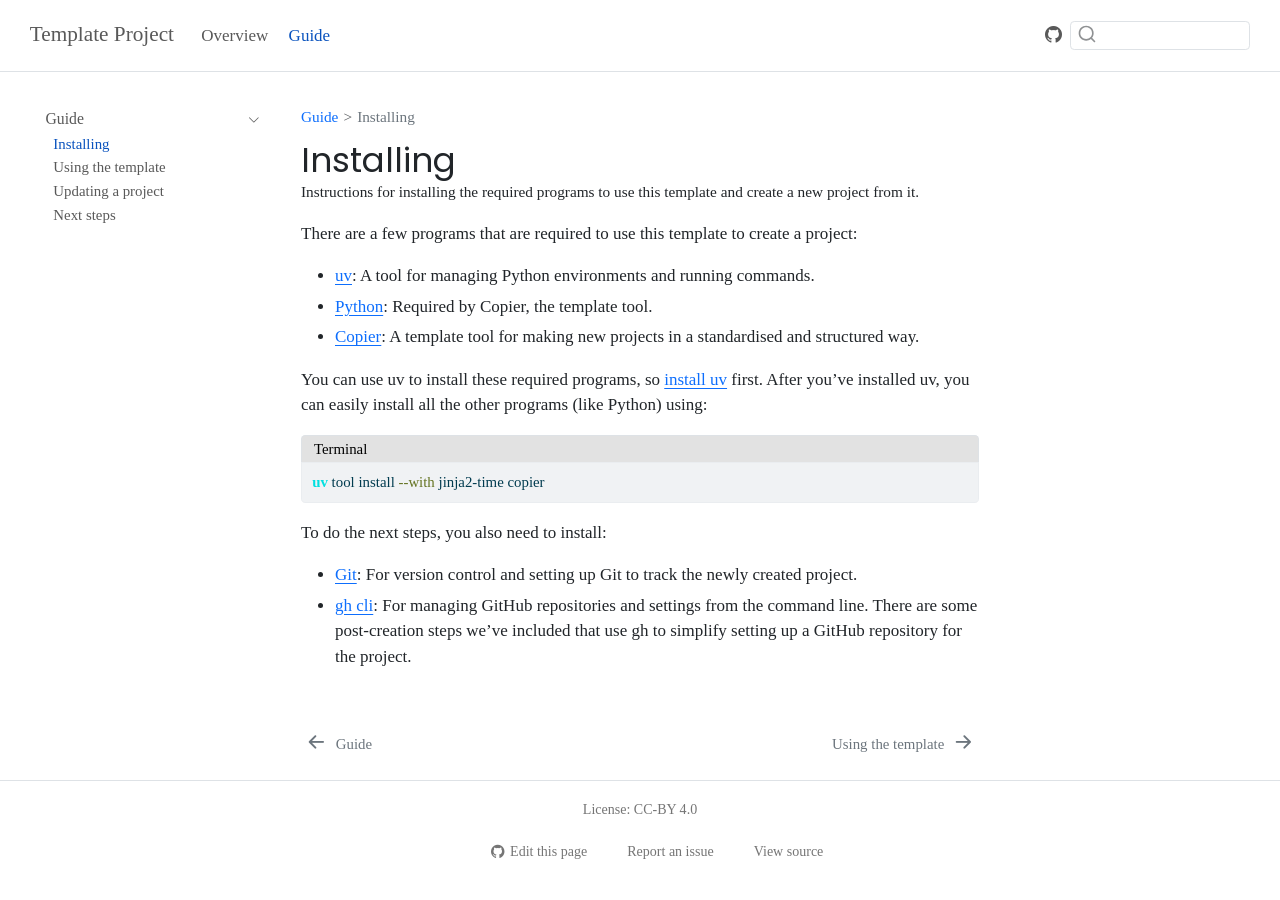
<file: docs/guide/installing.html>
<!DOCTYPE html>
<html xmlns="http://www.w3.org/1999/xhtml" lang="en" xml:lang="en"><head>

<meta charset="utf-8">
<meta name="generator" content="quarto-1.11.9">

<meta name="viewport" content="width=device-width, initial-scale=1.0, user-scalable=yes">

<meta name="description" content="Instructions for installing the required programs to use this template and create a new project from it.">

<title>Installing – Template Project</title>
<style>
/* Default styles provided by pandoc.
** See https://pandoc.org/MANUAL.html#variables-for-html for config info.
*/
span.smallcaps{font-variant: small-caps;}
div.columns{display: flex; gap: 1.5em;}
div.column{flex: auto;}
@media screen {
div.columns{gap: min(4vw, 1.5em);}
div.column{overflow-x: auto;}
}
div.hanging-indent{margin-left: 1.5em; text-indent: -1.5em;}
ul.task-list{list-style: none;}
ul.task-list li input[type="checkbox"] {
  width: 0.8em;
  margin: 0 0.8em 0.2em -1em; /* quarto-specific, see https://github.com/quarto-dev/quarto-cli/issues/4556 */ 
  vertical-align: middle;
}
/* CSS for syntax highlighting */
html { -webkit-text-size-adjust: 100%; }
pre > code.sourceCode { white-space: pre; position: relative; }
pre > code.sourceCode > span { display: inline-block; line-height: 1.25; }
pre > code.sourceCode > span:empty { height: 1.2em; }
.sourceCode { overflow: visible; }
code.sourceCode > span { color: inherit; text-decoration: inherit; }
div.sourceCode { margin: 1em 0; }
pre.sourceCode { margin: 0; }
@media screen {
div.sourceCode { overflow: auto; }
}
@media print {
pre > code.sourceCode { white-space: pre-wrap; }
pre > code.sourceCode > span { text-indent: -5em; padding-left: 5em; }
}
pre.numberSource code
  { counter-reset: source-line 0; }
pre.numberSource code > span
  { position: relative; left: -4em; counter-increment: source-line; }
pre.numberSource code > span > a:first-child::before
  { content: counter(source-line);
    position: relative; left: -1em; text-align: right; vertical-align: baseline;
    border: none; display: inline-block;
    -webkit-touch-callout: none; -webkit-user-select: none;
    -khtml-user-select: none; -moz-user-select: none;
    -ms-user-select: none; user-select: none;
    padding: 0 4px; width: 4em;
  }
pre.numberSource { margin-left: 3em;  padding-left: 4px; }
div.sourceCode
  {   }
@media screen {
pre > code.sourceCode > span > a:first-child::before { text-decoration: underline; }
}
</style>


<script src="../../site_libs/quarto-nav/quarto-nav.js"></script>
<script src="../../site_libs/clipboard/clipboard.min.js"></script>
<script src="../../site_libs/quarto-search/autocomplete.umd.js"></script>
<script src="../../site_libs/quarto-search/fuse.min.js"></script>
<script src="../../site_libs/quarto-search/quarto-search.js"></script>
<meta name="quarto:offset" content="../../">
<link href="../../docs/guide/using.html" rel="next">
<link href="../../docs/guide/index.html" rel="prev">
<script src="../../site_libs/quarto-html/quarto.js" type="module"></script>
<script src="../../site_libs/quarto-html/tabsets/tabsets.js" type="module"></script>
<script src="../../site_libs/quarto-html/scrollable-regions/scrollable-regions.js" type="module"></script>
<script src="../../site_libs/quarto-html/popper.min.js"></script>
<script src="../../site_libs/quarto-html/tippy.umd.min.js"></script>
<script src="../../site_libs/quarto-html/anchor.min.js"></script>
<link href="../../site_libs/quarto-html/tippy.css" rel="stylesheet">
<link href="../../site_libs/quarto-html/quarto-syntax-highlighting-1f42ef86e7bbcd4ef0935f55bd85d622.css" rel="stylesheet" class="quarto-color-scheme" id="quarto-text-highlighting-styles">
<link href="../../site_libs/quarto-html/quarto-syntax-highlighting-dark-b2c10e9313c6d05287a68e7950ff1397.css" rel="stylesheet" class="quarto-color-scheme quarto-color-alternate" id="quarto-text-highlighting-styles">
<link href="../../site_libs/quarto-html/quarto-syntax-highlighting-1f42ef86e7bbcd4ef0935f55bd85d622.css" rel="stylesheet" class="quarto-color-scheme-extra" id="quarto-text-highlighting-styles">
<script src="../../site_libs/bootstrap/bootstrap.min.js"></script>
<link href="../../site_libs/bootstrap/bootstrap-icons.css" rel="stylesheet">
<link href="../../site_libs/bootstrap/bootstrap-7f3467c01658d8200cfbfc14748a0df3.min.css" rel="stylesheet" append-hash="true" class="quarto-color-scheme" id="quarto-bootstrap" data-mode="light">
<link href="../../site_libs/bootstrap/bootstrap-dark-7f3467c01658d8200cfbfc14748a0df3.min.css" rel="stylesheet" append-hash="true" class="quarto-color-scheme quarto-color-alternate" id="quarto-bootstrap" data-mode="light">
<link href="../../site_libs/bootstrap/bootstrap-7f3467c01658d8200cfbfc14748a0df3.min.css" rel="stylesheet" append-hash="true" class="quarto-color-scheme-extra" id="quarto-bootstrap" data-mode="light">
<script id="quarto-search-options" type="application/json">{
  "location": "navbar",
  "copy-button": false,
  "collapse-after": 3,
  "panel-placement": "end",
  "type": "textbox",
  "limit": 50,
  "keyboard-shortcut": [
    "f",
    "/",
    "s"
  ],
  "language": {
    "search-no-results-text": "No results",
    "search-matching-documents-text": "matching documents",
    "search-copy-link-title": "Copy link to search",
    "search-hide-matches-text": "Hide additional matches",
    "search-more-match-text": "more match in this document",
    "search-more-matches-text": "more matches in this document",
    "search-clear-button-title": "Clear",
    "search-text-placeholder": "",
    "search-detached-cancel-button-title": "Cancel",
    "search-submit-button-title": "Submit",
    "search-label": "Search"
  }
}</script>


</head>

<body class="nav-sidebar floating nav-fixed quarto-light"><a id="quarto-skip-link" class="visually-hidden-focusable" href="#quarto-document-content">Skip to main content</a>

<div id="quarto-search-results"></div>
  <header id="quarto-header" class="headroom fixed-top">
    <nav class="navbar navbar-expand-lg " data-bs-theme="dark" aria-label="Site">
      <div class="navbar-container container-fluid">
      <div class="navbar-brand-container mx-auto">
    <a class="navbar-brand" href="../../index.html">
    <span class="navbar-title">Template Project</span>
    </a>
  </div>
          <button class="navbar-toggler" type="button" data-bs-toggle="collapse" data-bs-target="#navbarCollapse" aria-controls="navbarCollapse" aria-expanded="false" aria-label="Toggle navigation" onclick="if (window.quartoToggleHeadroom) { window.quartoToggleHeadroom(); }">
  <span class="navbar-toggler-icon"></span>
</button>
          <div class="collapse navbar-collapse" id="navbarCollapse">
            <ul class="navbar-nav navbar-nav-scroll me-auto">
  <li class="nav-item">
    <a class="nav-link" href="../../index.html"> 
<span class="menu-text">Overview</span></a>
  </li>  
  <li class="nav-item">
    <a class="nav-link active" href="../../docs/guide/index.html" aria-current="page"> 
<span class="menu-text">Guide</span></a>
  </li>  
</ul>
          </div> <!-- /navcollapse -->
            <div class="quarto-navbar-tools">
    <a href="https://github.com/dp-next/template-project" title="" class="quarto-navigation-tool px-1" aria-label="GitHub icon: Source repository"><i class="bi bi-github"></i></a>
</div>
            <div id="quarto-search" class="" title="Search"></div>
      </div> <!-- /container-fluid -->
    </nav>
  <nav class="quarto-secondary-nav" aria-label="Toolbar">
    <div class="container-fluid d-flex">
      <button type="button" class="quarto-btn-toggle btn" data-bs-toggle="collapse" role="button" data-bs-target=".quarto-sidebar-collapse-item" aria-controls="quarto-sidebar" aria-expanded="false" aria-label="Toggle sidebar navigation" onclick="if (window.quartoToggleHeadroom) { window.quartoToggleHeadroom(); }">
        <i class="bi bi-layout-text-sidebar-reverse"></i>
      </button>
        <nav class="quarto-page-breadcrumbs" aria-label="Breadcrumbs"><ol class="breadcrumb"><li class="breadcrumb-item"><a href="../../docs/guide/index.html">Guide</a></li><li class="breadcrumb-item"><a href="../../docs/guide/installing.html">Installing</a></li></ol></nav>
        <a class="flex-grow-1" data-bs-toggle="collapse" data-bs-target=".quarto-sidebar-collapse-item" onclick="if (window.quartoToggleHeadroom) { window.quartoToggleHeadroom(); }">      
        </a>
    </div>
  </nav>
</header>
<!-- content -->
<div id="quarto-content" class="quarto-container page-columns page-rows-contents page-layout-article page-navbar">
<!-- sidebar -->
  <nav id="quarto-sidebar" class="sidebar collapse collapse-horizontal quarto-sidebar-collapse-item sidebar-navigation floating overflow-auto" aria-label="Section">
    <div class="sidebar-menu-container"> 
    <ul class="list-unstyled mt-1">
        <li class="sidebar-item sidebar-item-section">
      <div class="sidebar-item-container"> 
            <a href="../../docs/guide/index.html" class="sidebar-item-text sidebar-link">
 <span class="menu-text" id="quarto-sidebar-section-1-label">Guide</span></a>
            <button type="button" class="sidebar-item-toggle text-start" data-bs-toggle="collapse" data-bs-target="#quarto-sidebar-section-1" aria-controls="quarto-sidebar-section-1" aria-expanded="true" aria-label="Toggle section: Guide">
              <i class="bi bi-chevron-right ms-2" aria-hidden="true"></i>
            </button> 
      </div>
      <ul id="quarto-sidebar-section-1" aria-labelledby="quarto-sidebar-section-1-label" class="collapse list-unstyled sidebar-section depth1 show">  
          <li class="sidebar-item">
  <div class="sidebar-item-container"> 
  <a href="../../docs/guide/installing.html" class="sidebar-item-text sidebar-link active">
 <span class="menu-text">Installing</span></a>
  </div>
</li>
          <li class="sidebar-item">
  <div class="sidebar-item-container"> 
  <a href="../../docs/guide/using.html" class="sidebar-item-text sidebar-link">
 <span class="menu-text">Using the template</span></a>
  </div>
</li>
          <li class="sidebar-item">
  <div class="sidebar-item-container"> 
  <a href="../../docs/guide/updating.html" class="sidebar-item-text sidebar-link">
 <span class="menu-text">Updating a project</span></a>
  </div>
</li>
          <li class="sidebar-item">
  <div class="sidebar-item-container"> 
  <a href="../../docs/guide/next-steps.html" class="sidebar-item-text sidebar-link">
 <span class="menu-text">Next steps</span></a>
  </div>
</li>
      </ul>
  </li>
    </ul>
    </div>
</nav>
<div id="quarto-sidebar-glass" class="quarto-sidebar-collapse-item" data-bs-toggle="collapse" data-bs-target=".quarto-sidebar-collapse-item"></div>
<!-- margin-sidebar -->
    <div id="quarto-margin-sidebar" class="sidebar margin-sidebar zindex-bottom">
        
    </div>
<!-- main -->
<main class="content" id="quarto-document-content" tabindex="-1">

<header id="title-block-header" class="quarto-title-block default"><nav class="quarto-page-breadcrumbs quarto-title-breadcrumbs d-none d-lg-block" aria-label="Breadcrumbs"><ol class="breadcrumb"><li class="breadcrumb-item"><a href="../../docs/guide/index.html">Guide</a></li><li class="breadcrumb-item"><a href="../../docs/guide/installing.html">Installing</a></li></ol></nav>
<div class="quarto-title">
<h1 class="title">Installing</h1>
</div>

<div>
  <div class="description">
    <p>Instructions for installing the required programs to use this template and create a new project from it.</p>
  </div>
</div>


<div class="quarto-title-meta">

    
  
    
  </div>
  


</header>


<p>There are a few programs that are required to use this template to create a project:</p>
<ul>
<li><a href="https://docs.astral.sh/uv/">uv</a>: A tool for managing Python environments and running commands.</li>
<li><a href="https://www.python.org/">Python</a>: Required by Copier, the template tool.</li>
<li><a href="https://copier.readthedocs.io/en/stable/">Copier</a>: A template tool for making new projects in a standardised and structured way.</li>
</ul>
<p>You can use uv to install these required programs, so <a href="https://docs.astral.sh/uv/getting-started/installation/">install uv</a> first. After you’ve installed uv, you can easily install all the other programs (like Python) using:</p>
<div class="code-with-filename">
<div class="code-with-filename-file">
<pre><strong>Terminal</strong></pre>
</div>
<div class="code-copy-outer-scaffold"><div class="sourceCode" id="cb1" data-filename="Terminal"><pre class="sourceCode bash code-with-copy"><code class="sourceCode bash"><span id="cb1-1"><a href="#cb1-1" aria-hidden="true" tabindex="-1"></a><span class="ex">uv</span> tool install <span class="at">--with</span> jinja2-time copier</span></code></pre></div><button title="Copy to Clipboard" class="code-copy-button"><i class="bi"></i></button></div>
</div>
<p>To do the next steps, you also need to install:</p>
<ul>
<li><a href="https://git-scm.com/">Git</a>: For version control and setting up Git to track the newly created project.</li>
<li><a href="https://cli.github.com/">gh cli</a>: For managing GitHub repositories and settings from the command line. There are some post-creation steps we’ve included that use gh to simplify setting up a GitHub repository for the project.</li>
</ul>



</main> <!-- /main -->
<script id="quarto-html-after-body" type="application/javascript">
  window.document.addEventListener("DOMContentLoaded", function (event) {
    const icon = "";
    const anchorJS = new window.AnchorJS();
    anchorJS.options = {
      placement: 'right',
      icon: icon
    };
    anchorJS.add('.anchored');
    const isCodeAnnotation = (el) => {
      for (const clz of el.classList) {
        if (clz.startsWith('code-annotation-')) {                     
          return true;
        }
      }
      return false;
    }
    const onCopySuccess = function(e) {
      // button target
      const button = e.trigger;
      // don't keep focus
      button.blur();
      // flash "checked"
      button.classList.add('code-copy-button-checked');
      var currentTitle = button.getAttribute("title");
      button.setAttribute("title", "Copied!");
      let tooltip;
      if (window.bootstrap) {
        button.setAttribute("data-bs-toggle", "tooltip");
        button.setAttribute("data-bs-placement", "left");
        button.setAttribute("data-bs-title", "Copied!");
        tooltip = new bootstrap.Tooltip(button, 
          { trigger: "manual", 
            customClass: "code-copy-button-tooltip",
            offset: [0, -8]});
        tooltip.show();    
      }
      setTimeout(function() {
        if (tooltip) {
          tooltip.hide();
          button.removeAttribute("data-bs-title");
          button.removeAttribute("data-bs-toggle");
          button.removeAttribute("data-bs-placement");
        }
        button.setAttribute("title", currentTitle);
        button.classList.remove('code-copy-button-checked');
      }, 1000);
      // clear code selection
      e.clearSelection();
    }
    const getTextToCopy = function(trigger) {
      const outerScaffold = trigger.parentElement.cloneNode(true);
      const codeEl = outerScaffold.querySelector('code');
      for (const childEl of codeEl.children) {
        if (isCodeAnnotation(childEl)) {
          childEl.remove();
        }
      }
      return codeEl.innerText;
    }
    const clipboard = new window.ClipboardJS('.code-copy-button:not([data-in-quarto-modal])', {
      text: getTextToCopy
    });
    clipboard.on('success', onCopySuccess);
    if (window.document.getElementById('quarto-embedded-source-code-modal')) {
      const clipboardModal = new window.ClipboardJS('.code-copy-button[data-in-quarto-modal]', {
        text: getTextToCopy,
        container: window.document.getElementById('quarto-embedded-source-code-modal')
      });
      clipboardModal.on('success', onCopySuccess);
    }
      var localhostRegex = new RegExp(/^(?:http|https):\/\/localhost\:?[0-9]*\//);
      var mailtoRegex = new RegExp(/^mailto:/);
        var filterRegex = new RegExp("https:\/\/dp-next\.github\.io\/template-project\/");
      var isInternal = (href) => {
          return filterRegex.test(href) || localhostRegex.test(href) || mailtoRegex.test(href);
      }
      // Inspect non-navigation links and adorn them if external
      window.quartoDecorateExternalLinks = function (root) {
     var links = (root || window.document).querySelectorAll('a[href]:not(.nav-link):not(.navbar-brand):not(.toc-action):not(.sidebar-link):not(.sidebar-item-toggle):not(.pagination-link):not(.no-external):not([aria-hidden]):not(.dropdown-item):not(.quarto-navigation-tool):not(.about-link)');
      for (var i=0; i<links.length; i++) {
        const link = links[i];
        if (!isInternal(link.href)) {
          // undo the damage that might have been done by quarto-nav.js in the case of
          // links that we want to consider external
          if (link.dataset.originalHref !== undefined) {
            link.href = link.dataset.originalHref;
          }
          if (!link.classList.contains('no-external-icon')) {
          }
        }
      }
      };
      window.quartoDecorateExternalLinks(window.document);
    // Esc closes the popup (WCAG 1.4.13) and focus leaving both trigger and
    // popup closes it (WCAG 2.4.11); tippy handles neither for interactive popups.
    const hideOnEscAndFocusOut = {
      name: 'hideOnEscAndFocusOut',
      defaultValue: true,
      fn(instance) {
        const dismiss = () => {
          // A show scheduled by the trigger delay would otherwise reopen it
          instance.clearDelayTimeouts();
          instance.hide();
        };
        const onKeyDown = (event) => {
          if (event.key !== 'Escape') {
            return;
          }
          // Keep Esc from also reaching page handlers (e.g. reveal.js overview),
          // except an open reveal.js slide menu, which Esc should close too.
          // The menu handles keys only when its keyboard option is on.
          const menuHandlesEsc = window.Reveal?.getPlugin?.('menu')?.isOpen() &&
            window.Reveal.getConfig().menu?.keyboard !== false;
          if (!menuHandlesEsc) {
            event.stopPropagation();
          }
          if (instance.popper.contains(window.document.activeElement)) {
            // Disabled while refocusing so the focus trigger does not reopen it
            instance.disable();
            instance.reference.focus();
            instance.enable();
          }
          dismiss();
        };
        const onFocusOut = (event) => {
          const target = event.relatedTarget;
          if (target && !instance.reference.contains(target) &&
              !instance.popper.contains(target)) {
            dismiss();
          }
        };
        // On the trigger too: a click trigger (code-annotations: select) has no
        // blur handling. Attached for the instance's lifetime so leaving the
        // trigger also cancels a show still pending on the trigger delay.
        instance.reference.addEventListener('focusout', onFocusOut);
        return {
          onShow() {
            window.document.addEventListener('keydown', onKeyDown, true);
            instance.popper.addEventListener('focusout', onFocusOut);
          },
          onHide() {
            window.document.removeEventListener('keydown', onKeyDown, true);
            instance.popper.removeEventListener('focusout', onFocusOut);
          },
          onDestroy() {
            instance.reference.removeEventListener('focusout', onFocusOut);
          },
        };
      },
    };
    function tippyHover(el, contentFn, onTriggerFn, onUntriggerFn) {
      const config = {
        allowHTML: true,
        maxWidth: 500,
        delay: 100,
        arrow: false,
        appendTo: function(el) {
            return el.parentElement;
        },
        interactive: true,
        interactiveBorder: 10,
        theme: 'quarto',
        placement: 'bottom-start',
        plugins: [hideOnEscAndFocusOut],
      };
      if (contentFn) {
        config.content = contentFn;
      }
      if (onTriggerFn) {
        config.onTrigger = onTriggerFn;
      }
      if (onUntriggerFn) {
        config.onUntrigger = onUntriggerFn;
      }
      window.tippy(el, config); 
    }
    const noterefs = window.document.querySelectorAll('a[role="doc-noteref"]');
    for (var i=0; i<noterefs.length; i++) {
      const ref = noterefs[i];
      tippyHover(ref, function() {
        // use id or data attribute instead here
        let href = ref.getAttribute('data-footnote-href') || ref.getAttribute('href');
        try { href = new URL(href).hash; } catch {}
        const id = href.replace(/^#\/?/, "");
        const note = window.document.getElementById(id);
        if (note) {
          return note.innerHTML;
        } else {
          return "";
        }
      });
    }
    const xrefs = window.document.querySelectorAll('a.quarto-xref');
    const processXRef = (id, note) => {
      // Strip column container classes
      const stripColumnClz = (el) => {
        el.classList.remove("page-full", "page-columns");
        if (el.children) {
          for (const child of el.children) {
            stripColumnClz(child);
          }
        }
      }
      stripColumnClz(note)
      if (id === null || id.startsWith('sec-')) {
        // Special case sections, only their first couple elements
        const container = document.createElement("div");
        if (note.children && note.children.length > 2) {
          container.appendChild(note.children[0].cloneNode(true));
          for (let i = 1; i < note.children.length; i++) {
            const child = note.children[i];
            if (child.tagName === "P" && child.innerText === "") {
              continue;
            } else {
              container.appendChild(child.cloneNode(true));
              break;
            }
          }
          if (window.Quarto?.typesetMath) {
            window.Quarto.typesetMath(container);
          }
          return container.innerHTML
        } else {
          if (window.Quarto?.typesetMath) {
            window.Quarto.typesetMath(note);
          }
          return note.innerHTML;
        }
      } else {
        // Remove any anchor links if they are present
        const anchorLink = note.querySelector('a.anchorjs-link');
        if (anchorLink) {
          anchorLink.remove();
        }
        if (window.Quarto?.typesetMath) {
          window.Quarto.typesetMath(note);
        }
        if (note.classList.contains("callout")) {
          return note.outerHTML;
        } else {
          return note.innerHTML;
        }
      }
    }
    for (var i=0; i<xrefs.length; i++) {
      const xref = xrefs[i];
      tippyHover(xref, undefined, function(instance) {
        instance.disable();
        let url = xref.getAttribute('href');
        let hash = undefined; 
        if (url.startsWith('#')) {
          hash = url;
        } else {
          try { hash = new URL(url).hash; } catch {}
        }
        if (hash) {
          const id = hash.replace(/^#\/?/, "");
          const note = window.document.getElementById(id);
          if (note !== null) {
            try {
              const html = processXRef(id, note.cloneNode(true));
              instance.setContent(html);
            } finally {
              instance.enable();
              instance.show();
            }
          } else {
            // See if we can fetch this
            fetch(url.split('#')[0])
            .then(res => res.text())
            .then(html => {
              const parser = new DOMParser();
              const htmlDoc = parser.parseFromString(html, "text/html");
              const note = htmlDoc.getElementById(id);
              if (note !== null) {
                const html = processXRef(id, note);
                instance.setContent(html);
              } 
            }).finally(() => {
              instance.enable();
              instance.show();
            });
          }
        } else {
          // See if we can fetch a full url (with no hash to target)
          // This is a special case and we should probably do some content thinning / targeting
          fetch(url)
          .then(res => res.text())
          .then(html => {
            const parser = new DOMParser();
            const htmlDoc = parser.parseFromString(html, "text/html");
            const note = htmlDoc.querySelector('main.content');
            if (note !== null) {
              // This should only happen for chapter cross references
              // (since there is no id in the URL)
              // remove the first header
              if (note.children.length > 0 && note.children[0].tagName === "HEADER") {
                note.children[0].remove();
              }
              const html = processXRef(null, note);
              instance.setContent(html);
            } 
          }).finally(() => {
            instance.enable();
            instance.show();
          });
        }
      }, function(instance) {
      });
    }
        let selectedAnnoteEl;
        const selectorForAnnotation = ( cell, annotation) => {
          let cellAttr = 'data-code-cell="' + cell + '"';
          let lineAttr = 'data-code-annotation="' +  annotation + '"';
          const selector = 'span[' + cellAttr + '][' + lineAttr + ']';
          return selector;
        }
        const selectCodeLines = (annoteEl) => {
          const doc = window.document;
          const targetCell = annoteEl.getAttribute("data-target-cell");
          const targetAnnotation = annoteEl.getAttribute("data-target-annotation");
          const annoteSpan = window.document.querySelector(selectorForAnnotation(targetCell, targetAnnotation));
          const lines = annoteSpan.getAttribute("data-code-lines").split(",");
          const lineIds = lines.map((line) => {
            return targetCell + "-" + line;
          })
          // Each band is positioned against its own containing block, which is
          // not the offsetParent of the lines, so place it from client rects.
          const placeBand = (band, firstEl, lastEl, codeBlock) => {
            const container = band.offsetParent;
            if (container === null) {
              return;
            }
            const containerRect = container.getBoundingClientRect();
            // Reveal.js scales slides with a transform, so convert client
            // pixels back to the CSS pixels of the container.
            const scale = containerRect.height / container.offsetHeight || 1;
            const firstRect = firstEl.getBoundingClientRect();
            const lastRect = lastEl.getBoundingClientRect();
            const top = (firstRect.top - containerRect.top) / scale - container.clientTop + container.scrollTop;
            const height = (lastRect.bottom - firstRect.top) / scale;
            band.style.top = top - 2 + "px";
            band.style.height = height + 4 + "px";
            if (codeBlock) {
              // Without the copy button wrapper, the containing block is wider
              // than the code block, so span the code block explicitly.
              const blockRect = codeBlock.getBoundingClientRect();
              band.style.left = (blockRect.left - containerRect.left) / scale - container.clientLeft + container.scrollLeft + "px";
              band.style.width = blockRect.width / scale + "px";
            }
          };
          if (lineIds.length > 0) {
            const el = window.document.getElementById(lineIds[0]);
            const lastEl = window.document.getElementById(lineIds[lineIds.length - 1]);
            const parent = el.parentElement.parentElement;
            // cook up a div (if necessary) and position it
            let div = window.document.getElementById("code-annotation-line-highlight");
            if (div === null) {
              div = window.document.createElement("div");
              div.setAttribute("id", "code-annotation-line-highlight");
              div.style.position = 'absolute';
              parent.appendChild(div);
            }
            placeBand(div, el, lastEl, parent.closest("div.sourceCode") || parent);
            let gutterDiv = window.document.getElementById("code-annotation-line-highlight-gutter");
            if (gutterDiv === null) {
              gutterDiv = window.document.createElement("div");
              gutterDiv.setAttribute("id", "code-annotation-line-highlight-gutter");
              gutterDiv.style.position = 'absolute';
              const codeCell = window.document.getElementById(targetCell);
              const gutter = codeCell.querySelector('.code-annotation-gutter');
              gutter.appendChild(gutterDiv);
            }
            placeBand(gutterDiv, el, lastEl);
            selectedAnnoteEl = annoteEl;
          }
        };
        const unselectCodeLines = () => {
          const elementsIds = ["code-annotation-line-highlight", "code-annotation-line-highlight-gutter"];
          elementsIds.forEach((elId) => {
            const div = window.document.getElementById(elId);
            if (div) {
              div.remove();
            }
          });
          selectedAnnoteEl = undefined;
        };
          // Handle positioning of the toggle
      window.addEventListener(
        "resize",
        throttle(() => {
          elRect = undefined;
          if (selectedAnnoteEl) {
            selectCodeLines(selectedAnnoteEl);
          }
        }, 10)
      );
      function throttle(fn, ms) {
      let throttle = false;
      let timer;
        return (...args) => {
          if(!throttle) { // first call gets through
              fn.apply(this, args);
              throttle = true;
          } else { // all the others get throttled
              if(timer) clearTimeout(timer); // cancel #2
              timer = setTimeout(() => {
                fn.apply(this, args);
                timer = throttle = false;
              }, ms);
          }
        };
      }
        // Attach click handler to the DT
        const annoteDls = window.document.querySelectorAll('dt[data-target-cell]');
        for (const annoteDlNode of annoteDls) {
          annoteDlNode.addEventListener('click', (event) => {
            const clickedEl = event.target;
            if (clickedEl !== selectedAnnoteEl) {
              unselectCodeLines();
              const activeEl = window.document.querySelector('dt[data-target-cell].code-annotation-active');
              if (activeEl) {
                activeEl.classList.remove('code-annotation-active');
              }
              selectCodeLines(clickedEl);
              clickedEl.classList.add('code-annotation-active');
            } else {
              // Unselect the line
              unselectCodeLines();
              clickedEl.classList.remove('code-annotation-active');
            }
          });
        }
    const findCites = (el) => {
      const parentEl = el.parentElement;
      if (parentEl) {
        const cites = parentEl.dataset.cites;
        if (cites) {
          return {
            el,
            cites: cites.split(' ')
          };
        } else {
          return findCites(el.parentElement)
        }
      } else {
        return undefined;
      }
    };
    var bibliorefs = window.document.querySelectorAll('a[role="doc-biblioref"]');
    for (var i=0; i<bibliorefs.length; i++) {
      const ref = bibliorefs[i];
      const citeInfo = findCites(ref);
      if (citeInfo) {
        tippyHover(citeInfo.el, function() {
          var popup = window.document.createElement('div');
          citeInfo.cites.forEach(function(cite) {
            var citeDiv = window.document.createElement('div');
            citeDiv.classList.add('hanging-indent');
            citeDiv.classList.add('csl-entry');
            var biblioDiv = window.document.getElementById('ref-' + cite);
            if (biblioDiv) {
              citeDiv.innerHTML = biblioDiv.innerHTML;
            }
            popup.appendChild(citeDiv);
          });
          return popup.innerHTML;
        });
      }
    }
  });
  </script>
  <script type="application/javascript">
  window.quartoScrollableRegionsLabels = {"code":"Scrollable code","output":"Scrollable output"};
  </script>
<nav class="page-navigation" aria-label="Page">
  <div class="nav-page nav-page-previous">
      <a href="../../docs/guide/index.html" class="pagination-link" aria-label="Guide">
        <i class="bi bi-arrow-left-short"></i> <span class="nav-page-text">Guide</span>
      </a>          
  </div>
  <div class="nav-page nav-page-next">
      <a href="../../docs/guide/using.html" class="pagination-link" aria-label="Using the template">
        <span class="nav-page-text">Using the template</span> <i class="bi bi-arrow-right-short"></i>
      </a>
  </div>
</nav>
</div> <!-- /content -->
<footer class="footer">
  <div class="nav-footer">
    <div class="nav-footer-left">
      &nbsp;
    </div>   
    <div class="nav-footer-center">
      <ul class="footer-items list-unstyled">
    <li class="nav-item">
 License: CC-BY 4.0
  </li>  
</ul>
    <div class="toc-actions"><ul><li><a href="https://github.com/dp-next/template-project/edit/main/docs/guide/installing.qmd" class="toc-action"><i class="bi bi-github"></i>Edit this page</a></li><li><a href="https://github.com/dp-next/template-project/issues/new" class="toc-action"><i class="bi empty"></i>Report an issue</a></li><li><a href="https://github.com/dp-next/template-project/blob/main/docs/guide/installing.qmd" class="toc-action"><i class="bi empty"></i>View source</a></li></ul></div></div>
    <div class="nav-footer-right">
      &nbsp;
    </div>
  </div>
</footer>




</body></html>
</file>
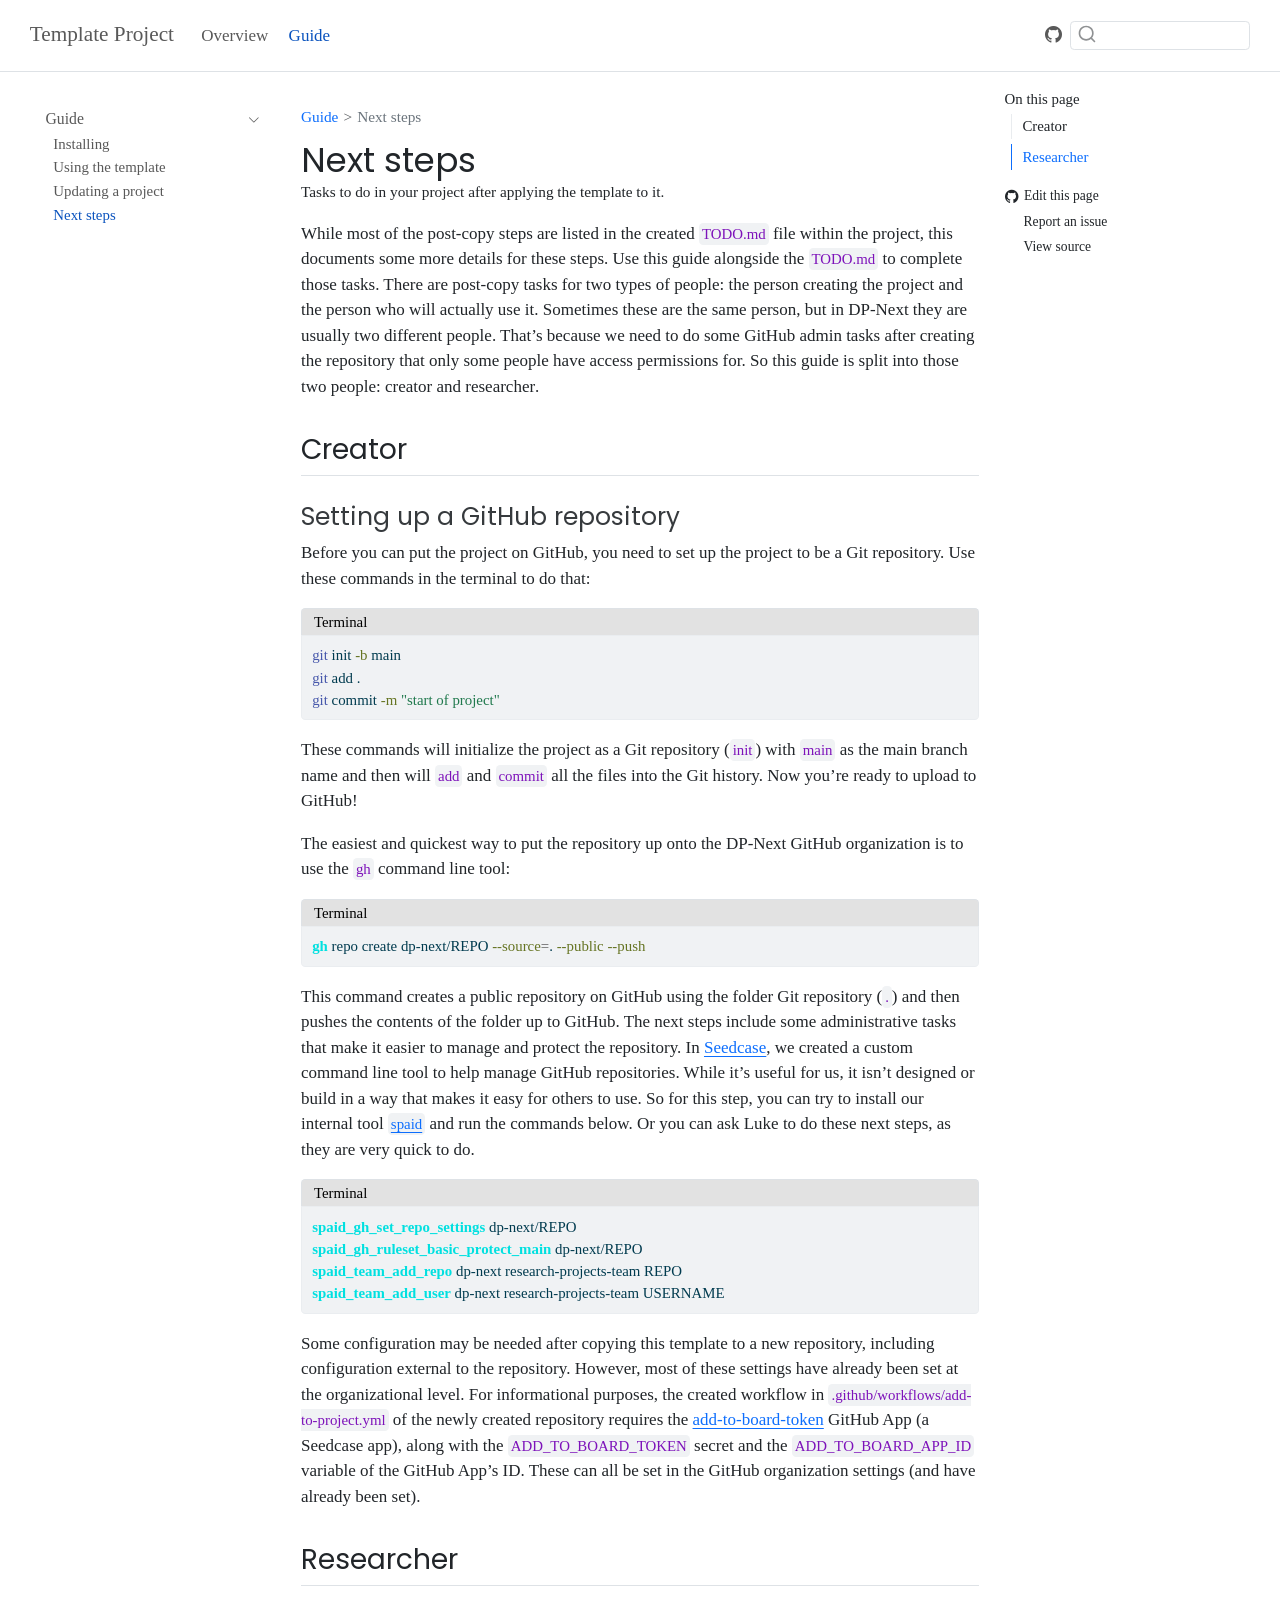
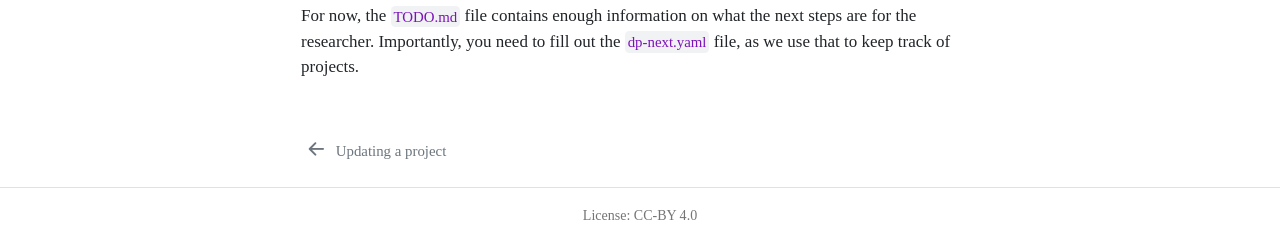
<file: docs/guide/next-steps.html>
<!DOCTYPE html>
<html xmlns="http://www.w3.org/1999/xhtml" lang="en" xml:lang="en"><head>

<meta charset="utf-8">
<meta name="generator" content="quarto-1.11.9">

<meta name="viewport" content="width=device-width, initial-scale=1.0, user-scalable=yes">

<meta name="description" content="Tasks to do in your project after applying the template to it.">

<title>Next steps – Template Project</title>
<style>
/* Default styles provided by pandoc.
** See https://pandoc.org/MANUAL.html#variables-for-html for config info.
*/
span.smallcaps{font-variant: small-caps;}
div.columns{display: flex; gap: 1.5em;}
div.column{flex: auto;}
@media screen {
div.columns{gap: min(4vw, 1.5em);}
div.column{overflow-x: auto;}
}
div.hanging-indent{margin-left: 1.5em; text-indent: -1.5em;}
ul.task-list{list-style: none;}
ul.task-list li input[type="checkbox"] {
  width: 0.8em;
  margin: 0 0.8em 0.2em -1em; /* quarto-specific, see https://github.com/quarto-dev/quarto-cli/issues/4556 */ 
  vertical-align: middle;
}
/* CSS for syntax highlighting */
html { -webkit-text-size-adjust: 100%; }
pre > code.sourceCode { white-space: pre; position: relative; }
pre > code.sourceCode > span { display: inline-block; line-height: 1.25; }
pre > code.sourceCode > span:empty { height: 1.2em; }
.sourceCode { overflow: visible; }
code.sourceCode > span { color: inherit; text-decoration: inherit; }
div.sourceCode { margin: 1em 0; }
pre.sourceCode { margin: 0; }
@media screen {
div.sourceCode { overflow: auto; }
}
@media print {
pre > code.sourceCode { white-space: pre-wrap; }
pre > code.sourceCode > span { text-indent: -5em; padding-left: 5em; }
}
pre.numberSource code
  { counter-reset: source-line 0; }
pre.numberSource code > span
  { position: relative; left: -4em; counter-increment: source-line; }
pre.numberSource code > span > a:first-child::before
  { content: counter(source-line);
    position: relative; left: -1em; text-align: right; vertical-align: baseline;
    border: none; display: inline-block;
    -webkit-touch-callout: none; -webkit-user-select: none;
    -khtml-user-select: none; -moz-user-select: none;
    -ms-user-select: none; user-select: none;
    padding: 0 4px; width: 4em;
  }
pre.numberSource { margin-left: 3em;  padding-left: 4px; }
div.sourceCode
  {   }
@media screen {
pre > code.sourceCode > span > a:first-child::before { text-decoration: underline; }
}
</style>


<script src="../../site_libs/quarto-nav/quarto-nav.js"></script>
<script src="../../site_libs/clipboard/clipboard.min.js"></script>
<script src="../../site_libs/quarto-search/autocomplete.umd.js"></script>
<script src="../../site_libs/quarto-search/fuse.min.js"></script>
<script src="../../site_libs/quarto-search/quarto-search.js"></script>
<meta name="quarto:offset" content="../../">
<link href="../../docs/guide/updating.html" rel="prev">
<script src="../../site_libs/quarto-html/quarto.js" type="module"></script>
<script src="../../site_libs/quarto-html/tabsets/tabsets.js" type="module"></script>
<script src="../../site_libs/quarto-html/scrollable-regions/scrollable-regions.js" type="module"></script>
<script src="../../site_libs/quarto-html/popper.min.js"></script>
<script src="../../site_libs/quarto-html/tippy.umd.min.js"></script>
<script src="../../site_libs/quarto-html/anchor.min.js"></script>
<link href="../../site_libs/quarto-html/tippy.css" rel="stylesheet">
<link href="../../site_libs/quarto-html/quarto-syntax-highlighting-1f42ef86e7bbcd4ef0935f55bd85d622.css" rel="stylesheet" class="quarto-color-scheme" id="quarto-text-highlighting-styles">
<link href="../../site_libs/quarto-html/quarto-syntax-highlighting-dark-b2c10e9313c6d05287a68e7950ff1397.css" rel="stylesheet" class="quarto-color-scheme quarto-color-alternate" id="quarto-text-highlighting-styles">
<link href="../../site_libs/quarto-html/quarto-syntax-highlighting-1f42ef86e7bbcd4ef0935f55bd85d622.css" rel="stylesheet" class="quarto-color-scheme-extra" id="quarto-text-highlighting-styles">
<script src="../../site_libs/bootstrap/bootstrap.min.js"></script>
<link href="../../site_libs/bootstrap/bootstrap-icons.css" rel="stylesheet">
<link href="../../site_libs/bootstrap/bootstrap-7f3467c01658d8200cfbfc14748a0df3.min.css" rel="stylesheet" append-hash="true" class="quarto-color-scheme" id="quarto-bootstrap" data-mode="light">
<link href="../../site_libs/bootstrap/bootstrap-dark-7f3467c01658d8200cfbfc14748a0df3.min.css" rel="stylesheet" append-hash="true" class="quarto-color-scheme quarto-color-alternate" id="quarto-bootstrap" data-mode="light">
<link href="../../site_libs/bootstrap/bootstrap-7f3467c01658d8200cfbfc14748a0df3.min.css" rel="stylesheet" append-hash="true" class="quarto-color-scheme-extra" id="quarto-bootstrap" data-mode="light">
<script id="quarto-search-options" type="application/json">{
  "location": "navbar",
  "copy-button": false,
  "collapse-after": 3,
  "panel-placement": "end",
  "type": "textbox",
  "limit": 50,
  "keyboard-shortcut": [
    "f",
    "/",
    "s"
  ],
  "language": {
    "search-no-results-text": "No results",
    "search-matching-documents-text": "matching documents",
    "search-copy-link-title": "Copy link to search",
    "search-hide-matches-text": "Hide additional matches",
    "search-more-match-text": "more match in this document",
    "search-more-matches-text": "more matches in this document",
    "search-clear-button-title": "Clear",
    "search-text-placeholder": "",
    "search-detached-cancel-button-title": "Cancel",
    "search-submit-button-title": "Submit",
    "search-label": "Search"
  }
}</script>


</head>

<body class="nav-sidebar floating nav-fixed quarto-light"><a id="quarto-skip-link" class="visually-hidden-focusable" href="#quarto-document-content">Skip to main content</a>

<div id="quarto-search-results"></div>
  <header id="quarto-header" class="headroom fixed-top">
    <nav class="navbar navbar-expand-lg " data-bs-theme="dark" aria-label="Site">
      <div class="navbar-container container-fluid">
      <div class="navbar-brand-container mx-auto">
    <a class="navbar-brand" href="../../index.html">
    <span class="navbar-title">Template Project</span>
    </a>
  </div>
          <button class="navbar-toggler" type="button" data-bs-toggle="collapse" data-bs-target="#navbarCollapse" aria-controls="navbarCollapse" aria-expanded="false" aria-label="Toggle navigation" onclick="if (window.quartoToggleHeadroom) { window.quartoToggleHeadroom(); }">
  <span class="navbar-toggler-icon"></span>
</button>
          <div class="collapse navbar-collapse" id="navbarCollapse">
            <ul class="navbar-nav navbar-nav-scroll me-auto">
  <li class="nav-item">
    <a class="nav-link" href="../../index.html"> 
<span class="menu-text">Overview</span></a>
  </li>  
  <li class="nav-item">
    <a class="nav-link active" href="../../docs/guide/index.html" aria-current="page"> 
<span class="menu-text">Guide</span></a>
  </li>  
</ul>
          </div> <!-- /navcollapse -->
            <div class="quarto-navbar-tools">
    <a href="https://github.com/dp-next/template-project" title="" class="quarto-navigation-tool px-1" aria-label="GitHub icon: Source repository"><i class="bi bi-github"></i></a>
</div>
            <div id="quarto-search" class="" title="Search"></div>
      </div> <!-- /container-fluid -->
    </nav>
  <nav class="quarto-secondary-nav" aria-label="Toolbar">
    <div class="container-fluid d-flex">
      <button type="button" class="quarto-btn-toggle btn" data-bs-toggle="collapse" role="button" data-bs-target=".quarto-sidebar-collapse-item" aria-controls="quarto-sidebar" aria-expanded="false" aria-label="Toggle sidebar navigation" onclick="if (window.quartoToggleHeadroom) { window.quartoToggleHeadroom(); }">
        <i class="bi bi-layout-text-sidebar-reverse"></i>
      </button>
        <nav class="quarto-page-breadcrumbs" aria-label="Breadcrumbs"><ol class="breadcrumb"><li class="breadcrumb-item"><a href="../../docs/guide/index.html">Guide</a></li><li class="breadcrumb-item"><a href="../../docs/guide/next-steps.html">Next steps</a></li></ol></nav>
        <a class="flex-grow-1" data-bs-toggle="collapse" data-bs-target=".quarto-sidebar-collapse-item" onclick="if (window.quartoToggleHeadroom) { window.quartoToggleHeadroom(); }">      
        </a>
    </div>
  </nav>
</header>
<!-- content -->
<div id="quarto-content" class="quarto-container page-columns page-rows-contents page-layout-article page-navbar">
<!-- sidebar -->
  <nav id="quarto-sidebar" class="sidebar collapse collapse-horizontal quarto-sidebar-collapse-item sidebar-navigation floating overflow-auto" aria-label="Section">
    <div class="sidebar-menu-container"> 
    <ul class="list-unstyled mt-1">
        <li class="sidebar-item sidebar-item-section">
      <div class="sidebar-item-container"> 
            <a href="../../docs/guide/index.html" class="sidebar-item-text sidebar-link">
 <span class="menu-text" id="quarto-sidebar-section-1-label">Guide</span></a>
            <button type="button" class="sidebar-item-toggle text-start" data-bs-toggle="collapse" data-bs-target="#quarto-sidebar-section-1" aria-controls="quarto-sidebar-section-1" aria-expanded="true" aria-label="Toggle section: Guide">
              <i class="bi bi-chevron-right ms-2" aria-hidden="true"></i>
            </button> 
      </div>
      <ul id="quarto-sidebar-section-1" aria-labelledby="quarto-sidebar-section-1-label" class="collapse list-unstyled sidebar-section depth1 show">  
          <li class="sidebar-item">
  <div class="sidebar-item-container"> 
  <a href="../../docs/guide/installing.html" class="sidebar-item-text sidebar-link">
 <span class="menu-text">Installing</span></a>
  </div>
</li>
          <li class="sidebar-item">
  <div class="sidebar-item-container"> 
  <a href="../../docs/guide/using.html" class="sidebar-item-text sidebar-link">
 <span class="menu-text">Using the template</span></a>
  </div>
</li>
          <li class="sidebar-item">
  <div class="sidebar-item-container"> 
  <a href="../../docs/guide/updating.html" class="sidebar-item-text sidebar-link">
 <span class="menu-text">Updating a project</span></a>
  </div>
</li>
          <li class="sidebar-item">
  <div class="sidebar-item-container"> 
  <a href="../../docs/guide/next-steps.html" class="sidebar-item-text sidebar-link active">
 <span class="menu-text">Next steps</span></a>
  </div>
</li>
      </ul>
  </li>
    </ul>
    </div>
</nav>
<div id="quarto-sidebar-glass" class="quarto-sidebar-collapse-item" data-bs-toggle="collapse" data-bs-target=".quarto-sidebar-collapse-item"></div>
<!-- margin-sidebar -->
    <div id="quarto-margin-sidebar" class="sidebar margin-sidebar">
        <nav id="TOC" role="doc-toc" aria-labelledby="toc-title" class="toc-active">
    <h2 id="toc-title">On this page</h2>
   
  <ul>
  <li><a href="#creator" id="toc-creator" class="nav-link active" data-scroll-target="#creator">Creator</a>
  <ul class="collapse">
  <li><a href="#setting-up-a-github-repository" id="toc-setting-up-a-github-repository" class="nav-link" data-scroll-target="#setting-up-a-github-repository">Setting up a GitHub repository</a></li>
  </ul></li>
  <li><a href="#researcher" id="toc-researcher" class="nav-link" data-scroll-target="#researcher">Researcher</a></li>
  </ul>
<div class="toc-actions"><ul><li><a href="https://github.com/dp-next/template-project/edit/main/docs/guide/next-steps.qmd" class="toc-action"><i class="bi bi-github"></i>Edit this page</a></li><li><a href="https://github.com/dp-next/template-project/issues/new" class="toc-action"><i class="bi empty"></i>Report an issue</a></li><li><a href="https://github.com/dp-next/template-project/blob/main/docs/guide/next-steps.qmd" class="toc-action"><i class="bi empty"></i>View source</a></li></ul></div></nav>
    </div>
<!-- main -->
<main class="content" id="quarto-document-content" tabindex="-1">

<header id="title-block-header" class="quarto-title-block default"><nav class="quarto-page-breadcrumbs quarto-title-breadcrumbs d-none d-lg-block" aria-label="Breadcrumbs"><ol class="breadcrumb"><li class="breadcrumb-item"><a href="../../docs/guide/index.html">Guide</a></li><li class="breadcrumb-item"><a href="../../docs/guide/next-steps.html">Next steps</a></li></ol></nav>
<div class="quarto-title">
<h1 class="title">Next steps</h1>
</div>

<div>
  <div class="description">
    <p>Tasks to do in your project after applying the template to it.</p>
  </div>
</div>


<div class="quarto-title-meta">

    
  
    
  </div>
  


</header>


<p>While most of the post-copy steps are listed in the created <code>TODO.md</code> file within the project, this documents some more details for these steps. Use this guide alongside the <code>TODO.md</code> to complete those tasks. There are post-copy tasks for two types of people: the person creating the project and the person who will actually use it. Sometimes these are the same person, but in DP-Next they are usually two different people. That’s because we need to do some GitHub admin tasks after creating the repository that only some people have access permissions for. So this guide is split into those two people: <strong>creator</strong> and <strong>researcher</strong>.</p>
<section id="creator" class="level2">
<h2 class="anchored" data-anchor-id="creator">Creator</h2>
<section id="setting-up-a-github-repository" class="level3">
<h3 class="anchored" data-anchor-id="setting-up-a-github-repository">Setting up a GitHub repository</h3>
<p>Before you can put the project on GitHub, you need to set up the project to be a Git repository. Use these commands in the terminal to do that:</p>
<div class="code-with-filename">
<div class="code-with-filename-file">
<pre><strong>Terminal</strong></pre>
</div>
<div class="code-copy-outer-scaffold"><div class="sourceCode" id="cb1" data-filename="Terminal"><pre class="sourceCode bash code-with-copy"><code class="sourceCode bash"><span id="cb1-1"><a href="#cb1-1" aria-hidden="true" tabindex="-1"></a><span class="fu">git</span> init <span class="at">-b</span> main</span>
<span id="cb1-2"><a href="#cb1-2" aria-hidden="true" tabindex="-1"></a><span class="fu">git</span> add .</span>
<span id="cb1-3"><a href="#cb1-3" aria-hidden="true" tabindex="-1"></a><span class="fu">git</span> commit <span class="at">-m</span> <span class="st">"start of project"</span></span></code></pre></div><button title="Copy to Clipboard" class="code-copy-button"><i class="bi"></i></button></div>
</div>
<p>These commands will initialize the project as a Git repository (<code>init</code>) with <code>main</code> as the main branch name and then will <code>add</code> and <code>commit</code> all the files into the Git history. Now you’re ready to upload to GitHub!</p>
<p>The easiest and quickest way to put the repository up onto the DP-Next GitHub organization is to use the <code>gh</code> command line tool:</p>
<div class="code-with-filename">
<div class="code-with-filename-file">
<pre><strong>Terminal</strong></pre>
</div>
<div class="code-copy-outer-scaffold"><div class="sourceCode" id="cb2" data-filename="Terminal"><pre class="sourceCode bash code-with-copy"><code class="sourceCode bash"><span id="cb2-1"><a href="#cb2-1" aria-hidden="true" tabindex="-1"></a><span class="ex">gh</span> repo create dp-next/REPO <span class="at">--source</span><span class="op">=</span>. <span class="at">--public</span> <span class="at">--push</span></span></code></pre></div><button title="Copy to Clipboard" class="code-copy-button"><i class="bi"></i></button></div>
</div>
<p>This command creates a public repository on GitHub using the folder Git repository (<code>.</code>) and then pushes the contents of the folder up to GitHub. The next steps include some administrative tasks that make it easier to manage and protect the repository. In <a href="https://seedcase-project.org">Seedcase</a>, we created a custom command line tool to help manage GitHub repositories. While it’s useful for us, it isn’t designed or build in a way that makes it easy for others to use. So for this step, you can try to install our internal tool <a href="https://github.com/seedcase-project/spaid"><code>spaid</code></a> and run the commands below. Or you can ask Luke to do these next steps, as they are very quick to do.</p>
<div class="code-with-filename">
<div class="code-with-filename-file">
<pre><strong>Terminal</strong></pre>
</div>
<div class="code-copy-outer-scaffold"><div class="sourceCode" id="cb3" data-filename="Terminal"><pre class="sourceCode bash code-with-copy"><code class="sourceCode bash"><span id="cb3-1"><a href="#cb3-1" aria-hidden="true" tabindex="-1"></a><span class="ex">spaid_gh_set_repo_settings</span> dp-next/REPO</span>
<span id="cb3-2"><a href="#cb3-2" aria-hidden="true" tabindex="-1"></a><span class="ex">spaid_gh_ruleset_basic_protect_main</span> dp-next/REPO</span>
<span id="cb3-3"><a href="#cb3-3" aria-hidden="true" tabindex="-1"></a><span class="ex">spaid_team_add_repo</span> dp-next research-projects-team REPO</span>
<span id="cb3-4"><a href="#cb3-4" aria-hidden="true" tabindex="-1"></a><span class="ex">spaid_team_add_user</span> dp-next research-projects-team USERNAME</span></code></pre></div><button title="Copy to Clipboard" class="code-copy-button"><i class="bi"></i></button></div>
</div>
<p>Some configuration may be needed after copying this template to a new repository, including configuration external to the repository. However, most of these settings have already been set at the organizational level. For informational purposes, the created workflow in <code>.github/workflows/add-to-project.yml</code> of the newly created repository requires the <a href="https://github.com/apps/add-to-board-token">add-to-board-token</a> GitHub App (a Seedcase app), along with the <code>ADD_TO_BOARD_TOKEN</code> secret and the <code>ADD_TO_BOARD_APP_ID</code> variable of the GitHub App’s ID. These can all be set in the GitHub organization settings (and have already been set).</p>
</section>
</section>
<section id="researcher" class="level2">
<h2 class="anchored" data-anchor-id="researcher">Researcher</h2>
<p>For now, the <code>TODO.md</code> file contains enough information on what the next steps are for the researcher. Importantly, you need to fill out the <code>dp-next.yaml</code> file, as we use that to keep track of projects.</p>


</section>

</main> <!-- /main -->
<script id="quarto-html-after-body" type="application/javascript">
  window.document.addEventListener("DOMContentLoaded", function (event) {
    const icon = "";
    const anchorJS = new window.AnchorJS();
    anchorJS.options = {
      placement: 'right',
      icon: icon
    };
    anchorJS.add('.anchored');
    const isCodeAnnotation = (el) => {
      for (const clz of el.classList) {
        if (clz.startsWith('code-annotation-')) {                     
          return true;
        }
      }
      return false;
    }
    const onCopySuccess = function(e) {
      // button target
      const button = e.trigger;
      // don't keep focus
      button.blur();
      // flash "checked"
      button.classList.add('code-copy-button-checked');
      var currentTitle = button.getAttribute("title");
      button.setAttribute("title", "Copied!");
      let tooltip;
      if (window.bootstrap) {
        button.setAttribute("data-bs-toggle", "tooltip");
        button.setAttribute("data-bs-placement", "left");
        button.setAttribute("data-bs-title", "Copied!");
        tooltip = new bootstrap.Tooltip(button, 
          { trigger: "manual", 
            customClass: "code-copy-button-tooltip",
            offset: [0, -8]});
        tooltip.show();    
      }
      setTimeout(function() {
        if (tooltip) {
          tooltip.hide();
          button.removeAttribute("data-bs-title");
          button.removeAttribute("data-bs-toggle");
          button.removeAttribute("data-bs-placement");
        }
        button.setAttribute("title", currentTitle);
        button.classList.remove('code-copy-button-checked');
      }, 1000);
      // clear code selection
      e.clearSelection();
    }
    const getTextToCopy = function(trigger) {
      const outerScaffold = trigger.parentElement.cloneNode(true);
      const codeEl = outerScaffold.querySelector('code');
      for (const childEl of codeEl.children) {
        if (isCodeAnnotation(childEl)) {
          childEl.remove();
        }
      }
      return codeEl.innerText;
    }
    const clipboard = new window.ClipboardJS('.code-copy-button:not([data-in-quarto-modal])', {
      text: getTextToCopy
    });
    clipboard.on('success', onCopySuccess);
    if (window.document.getElementById('quarto-embedded-source-code-modal')) {
      const clipboardModal = new window.ClipboardJS('.code-copy-button[data-in-quarto-modal]', {
        text: getTextToCopy,
        container: window.document.getElementById('quarto-embedded-source-code-modal')
      });
      clipboardModal.on('success', onCopySuccess);
    }
      var localhostRegex = new RegExp(/^(?:http|https):\/\/localhost\:?[0-9]*\//);
      var mailtoRegex = new RegExp(/^mailto:/);
        var filterRegex = new RegExp("https:\/\/dp-next\.github\.io\/template-project\/");
      var isInternal = (href) => {
          return filterRegex.test(href) || localhostRegex.test(href) || mailtoRegex.test(href);
      }
      // Inspect non-navigation links and adorn them if external
      window.quartoDecorateExternalLinks = function (root) {
     var links = (root || window.document).querySelectorAll('a[href]:not(.nav-link):not(.navbar-brand):not(.toc-action):not(.sidebar-link):not(.sidebar-item-toggle):not(.pagination-link):not(.no-external):not([aria-hidden]):not(.dropdown-item):not(.quarto-navigation-tool):not(.about-link)');
      for (var i=0; i<links.length; i++) {
        const link = links[i];
        if (!isInternal(link.href)) {
          // undo the damage that might have been done by quarto-nav.js in the case of
          // links that we want to consider external
          if (link.dataset.originalHref !== undefined) {
            link.href = link.dataset.originalHref;
          }
          if (!link.classList.contains('no-external-icon')) {
          }
        }
      }
      };
      window.quartoDecorateExternalLinks(window.document);
    // Esc closes the popup (WCAG 1.4.13) and focus leaving both trigger and
    // popup closes it (WCAG 2.4.11); tippy handles neither for interactive popups.
    const hideOnEscAndFocusOut = {
      name: 'hideOnEscAndFocusOut',
      defaultValue: true,
      fn(instance) {
        const dismiss = () => {
          // A show scheduled by the trigger delay would otherwise reopen it
          instance.clearDelayTimeouts();
          instance.hide();
        };
        const onKeyDown = (event) => {
          if (event.key !== 'Escape') {
            return;
          }
          // Keep Esc from also reaching page handlers (e.g. reveal.js overview),
          // except an open reveal.js slide menu, which Esc should close too.
          // The menu handles keys only when its keyboard option is on.
          const menuHandlesEsc = window.Reveal?.getPlugin?.('menu')?.isOpen() &&
            window.Reveal.getConfig().menu?.keyboard !== false;
          if (!menuHandlesEsc) {
            event.stopPropagation();
          }
          if (instance.popper.contains(window.document.activeElement)) {
            // Disabled while refocusing so the focus trigger does not reopen it
            instance.disable();
            instance.reference.focus();
            instance.enable();
          }
          dismiss();
        };
        const onFocusOut = (event) => {
          const target = event.relatedTarget;
          if (target && !instance.reference.contains(target) &&
              !instance.popper.contains(target)) {
            dismiss();
          }
        };
        // On the trigger too: a click trigger (code-annotations: select) has no
        // blur handling. Attached for the instance's lifetime so leaving the
        // trigger also cancels a show still pending on the trigger delay.
        instance.reference.addEventListener('focusout', onFocusOut);
        return {
          onShow() {
            window.document.addEventListener('keydown', onKeyDown, true);
            instance.popper.addEventListener('focusout', onFocusOut);
          },
          onHide() {
            window.document.removeEventListener('keydown', onKeyDown, true);
            instance.popper.removeEventListener('focusout', onFocusOut);
          },
          onDestroy() {
            instance.reference.removeEventListener('focusout', onFocusOut);
          },
        };
      },
    };
    function tippyHover(el, contentFn, onTriggerFn, onUntriggerFn) {
      const config = {
        allowHTML: true,
        maxWidth: 500,
        delay: 100,
        arrow: false,
        appendTo: function(el) {
            return el.parentElement;
        },
        interactive: true,
        interactiveBorder: 10,
        theme: 'quarto',
        placement: 'bottom-start',
        plugins: [hideOnEscAndFocusOut],
      };
      if (contentFn) {
        config.content = contentFn;
      }
      if (onTriggerFn) {
        config.onTrigger = onTriggerFn;
      }
      if (onUntriggerFn) {
        config.onUntrigger = onUntriggerFn;
      }
      window.tippy(el, config); 
    }
    const noterefs = window.document.querySelectorAll('a[role="doc-noteref"]');
    for (var i=0; i<noterefs.length; i++) {
      const ref = noterefs[i];
      tippyHover(ref, function() {
        // use id or data attribute instead here
        let href = ref.getAttribute('data-footnote-href') || ref.getAttribute('href');
        try { href = new URL(href).hash; } catch {}
        const id = href.replace(/^#\/?/, "");
        const note = window.document.getElementById(id);
        if (note) {
          return note.innerHTML;
        } else {
          return "";
        }
      });
    }
    const xrefs = window.document.querySelectorAll('a.quarto-xref');
    const processXRef = (id, note) => {
      // Strip column container classes
      const stripColumnClz = (el) => {
        el.classList.remove("page-full", "page-columns");
        if (el.children) {
          for (const child of el.children) {
            stripColumnClz(child);
          }
        }
      }
      stripColumnClz(note)
      if (id === null || id.startsWith('sec-')) {
        // Special case sections, only their first couple elements
        const container = document.createElement("div");
        if (note.children && note.children.length > 2) {
          container.appendChild(note.children[0].cloneNode(true));
          for (let i = 1; i < note.children.length; i++) {
            const child = note.children[i];
            if (child.tagName === "P" && child.innerText === "") {
              continue;
            } else {
              container.appendChild(child.cloneNode(true));
              break;
            }
          }
          if (window.Quarto?.typesetMath) {
            window.Quarto.typesetMath(container);
          }
          return container.innerHTML
        } else {
          if (window.Quarto?.typesetMath) {
            window.Quarto.typesetMath(note);
          }
          return note.innerHTML;
        }
      } else {
        // Remove any anchor links if they are present
        const anchorLink = note.querySelector('a.anchorjs-link');
        if (anchorLink) {
          anchorLink.remove();
        }
        if (window.Quarto?.typesetMath) {
          window.Quarto.typesetMath(note);
        }
        if (note.classList.contains("callout")) {
          return note.outerHTML;
        } else {
          return note.innerHTML;
        }
      }
    }
    for (var i=0; i<xrefs.length; i++) {
      const xref = xrefs[i];
      tippyHover(xref, undefined, function(instance) {
        instance.disable();
        let url = xref.getAttribute('href');
        let hash = undefined; 
        if (url.startsWith('#')) {
          hash = url;
        } else {
          try { hash = new URL(url).hash; } catch {}
        }
        if (hash) {
          const id = hash.replace(/^#\/?/, "");
          const note = window.document.getElementById(id);
          if (note !== null) {
            try {
              const html = processXRef(id, note.cloneNode(true));
              instance.setContent(html);
            } finally {
              instance.enable();
              instance.show();
            }
          } else {
            // See if we can fetch this
            fetch(url.split('#')[0])
            .then(res => res.text())
            .then(html => {
              const parser = new DOMParser();
              const htmlDoc = parser.parseFromString(html, "text/html");
              const note = htmlDoc.getElementById(id);
              if (note !== null) {
                const html = processXRef(id, note);
                instance.setContent(html);
              } 
            }).finally(() => {
              instance.enable();
              instance.show();
            });
          }
        } else {
          // See if we can fetch a full url (with no hash to target)
          // This is a special case and we should probably do some content thinning / targeting
          fetch(url)
          .then(res => res.text())
          .then(html => {
            const parser = new DOMParser();
            const htmlDoc = parser.parseFromString(html, "text/html");
            const note = htmlDoc.querySelector('main.content');
            if (note !== null) {
              // This should only happen for chapter cross references
              // (since there is no id in the URL)
              // remove the first header
              if (note.children.length > 0 && note.children[0].tagName === "HEADER") {
                note.children[0].remove();
              }
              const html = processXRef(null, note);
              instance.setContent(html);
            } 
          }).finally(() => {
            instance.enable();
            instance.show();
          });
        }
      }, function(instance) {
      });
    }
        let selectedAnnoteEl;
        const selectorForAnnotation = ( cell, annotation) => {
          let cellAttr = 'data-code-cell="' + cell + '"';
          let lineAttr = 'data-code-annotation="' +  annotation + '"';
          const selector = 'span[' + cellAttr + '][' + lineAttr + ']';
          return selector;
        }
        const selectCodeLines = (annoteEl) => {
          const doc = window.document;
          const targetCell = annoteEl.getAttribute("data-target-cell");
          const targetAnnotation = annoteEl.getAttribute("data-target-annotation");
          const annoteSpan = window.document.querySelector(selectorForAnnotation(targetCell, targetAnnotation));
          const lines = annoteSpan.getAttribute("data-code-lines").split(",");
          const lineIds = lines.map((line) => {
            return targetCell + "-" + line;
          })
          // Each band is positioned against its own containing block, which is
          // not the offsetParent of the lines, so place it from client rects.
          const placeBand = (band, firstEl, lastEl, codeBlock) => {
            const container = band.offsetParent;
            if (container === null) {
              return;
            }
            const containerRect = container.getBoundingClientRect();
            // Reveal.js scales slides with a transform, so convert client
            // pixels back to the CSS pixels of the container.
            const scale = containerRect.height / container.offsetHeight || 1;
            const firstRect = firstEl.getBoundingClientRect();
            const lastRect = lastEl.getBoundingClientRect();
            const top = (firstRect.top - containerRect.top) / scale - container.clientTop + container.scrollTop;
            const height = (lastRect.bottom - firstRect.top) / scale;
            band.style.top = top - 2 + "px";
            band.style.height = height + 4 + "px";
            if (codeBlock) {
              // Without the copy button wrapper, the containing block is wider
              // than the code block, so span the code block explicitly.
              const blockRect = codeBlock.getBoundingClientRect();
              band.style.left = (blockRect.left - containerRect.left) / scale - container.clientLeft + container.scrollLeft + "px";
              band.style.width = blockRect.width / scale + "px";
            }
          };
          if (lineIds.length > 0) {
            const el = window.document.getElementById(lineIds[0]);
            const lastEl = window.document.getElementById(lineIds[lineIds.length - 1]);
            const parent = el.parentElement.parentElement;
            // cook up a div (if necessary) and position it
            let div = window.document.getElementById("code-annotation-line-highlight");
            if (div === null) {
              div = window.document.createElement("div");
              div.setAttribute("id", "code-annotation-line-highlight");
              div.style.position = 'absolute';
              parent.appendChild(div);
            }
            placeBand(div, el, lastEl, parent.closest("div.sourceCode") || parent);
            let gutterDiv = window.document.getElementById("code-annotation-line-highlight-gutter");
            if (gutterDiv === null) {
              gutterDiv = window.document.createElement("div");
              gutterDiv.setAttribute("id", "code-annotation-line-highlight-gutter");
              gutterDiv.style.position = 'absolute';
              const codeCell = window.document.getElementById(targetCell);
              const gutter = codeCell.querySelector('.code-annotation-gutter');
              gutter.appendChild(gutterDiv);
            }
            placeBand(gutterDiv, el, lastEl);
            selectedAnnoteEl = annoteEl;
          }
        };
        const unselectCodeLines = () => {
          const elementsIds = ["code-annotation-line-highlight", "code-annotation-line-highlight-gutter"];
          elementsIds.forEach((elId) => {
            const div = window.document.getElementById(elId);
            if (div) {
              div.remove();
            }
          });
          selectedAnnoteEl = undefined;
        };
          // Handle positioning of the toggle
      window.addEventListener(
        "resize",
        throttle(() => {
          elRect = undefined;
          if (selectedAnnoteEl) {
            selectCodeLines(selectedAnnoteEl);
          }
        }, 10)
      );
      function throttle(fn, ms) {
      let throttle = false;
      let timer;
        return (...args) => {
          if(!throttle) { // first call gets through
              fn.apply(this, args);
              throttle = true;
          } else { // all the others get throttled
              if(timer) clearTimeout(timer); // cancel #2
              timer = setTimeout(() => {
                fn.apply(this, args);
                timer = throttle = false;
              }, ms);
          }
        };
      }
        // Attach click handler to the DT
        const annoteDls = window.document.querySelectorAll('dt[data-target-cell]');
        for (const annoteDlNode of annoteDls) {
          annoteDlNode.addEventListener('click', (event) => {
            const clickedEl = event.target;
            if (clickedEl !== selectedAnnoteEl) {
              unselectCodeLines();
              const activeEl = window.document.querySelector('dt[data-target-cell].code-annotation-active');
              if (activeEl) {
                activeEl.classList.remove('code-annotation-active');
              }
              selectCodeLines(clickedEl);
              clickedEl.classList.add('code-annotation-active');
            } else {
              // Unselect the line
              unselectCodeLines();
              clickedEl.classList.remove('code-annotation-active');
            }
          });
        }
    const findCites = (el) => {
      const parentEl = el.parentElement;
      if (parentEl) {
        const cites = parentEl.dataset.cites;
        if (cites) {
          return {
            el,
            cites: cites.split(' ')
          };
        } else {
          return findCites(el.parentElement)
        }
      } else {
        return undefined;
      }
    };
    var bibliorefs = window.document.querySelectorAll('a[role="doc-biblioref"]');
    for (var i=0; i<bibliorefs.length; i++) {
      const ref = bibliorefs[i];
      const citeInfo = findCites(ref);
      if (citeInfo) {
        tippyHover(citeInfo.el, function() {
          var popup = window.document.createElement('div');
          citeInfo.cites.forEach(function(cite) {
            var citeDiv = window.document.createElement('div');
            citeDiv.classList.add('hanging-indent');
            citeDiv.classList.add('csl-entry');
            var biblioDiv = window.document.getElementById('ref-' + cite);
            if (biblioDiv) {
              citeDiv.innerHTML = biblioDiv.innerHTML;
            }
            popup.appendChild(citeDiv);
          });
          return popup.innerHTML;
        });
      }
    }
  });
  </script>
  <script type="application/javascript">
  window.quartoScrollableRegionsLabels = {"code":"Scrollable code","output":"Scrollable output"};
  </script>
<nav class="page-navigation" aria-label="Page">
  <div class="nav-page nav-page-previous">
      <a href="../../docs/guide/updating.html" class="pagination-link" aria-label="Updating a project">
        <i class="bi bi-arrow-left-short"></i> <span class="nav-page-text">Updating a project</span>
      </a>          
  </div>
  <div class="nav-page nav-page-next">
  </div>
</nav>
</div> <!-- /content -->
<footer class="footer">
  <div class="nav-footer">
    <div class="nav-footer-left">
      &nbsp;
    </div>   
    <div class="nav-footer-center">
      <ul class="footer-items list-unstyled">
    <li class="nav-item">
 License: CC-BY 4.0
  </li>  
</ul>
    <div class="toc-actions d-sm-block d-md-none"><ul><li><a href="https://github.com/dp-next/template-project/edit/main/docs/guide/next-steps.qmd" class="toc-action"><i class="bi bi-github"></i>Edit this page</a></li><li><a href="https://github.com/dp-next/template-project/issues/new" class="toc-action"><i class="bi empty"></i>Report an issue</a></li><li><a href="https://github.com/dp-next/template-project/blob/main/docs/guide/next-steps.qmd" class="toc-action"><i class="bi empty"></i>View source</a></li></ul></div></div>
    <div class="nav-footer-right">
      &nbsp;
    </div>
  </div>
</footer>




</body></html>
</file>
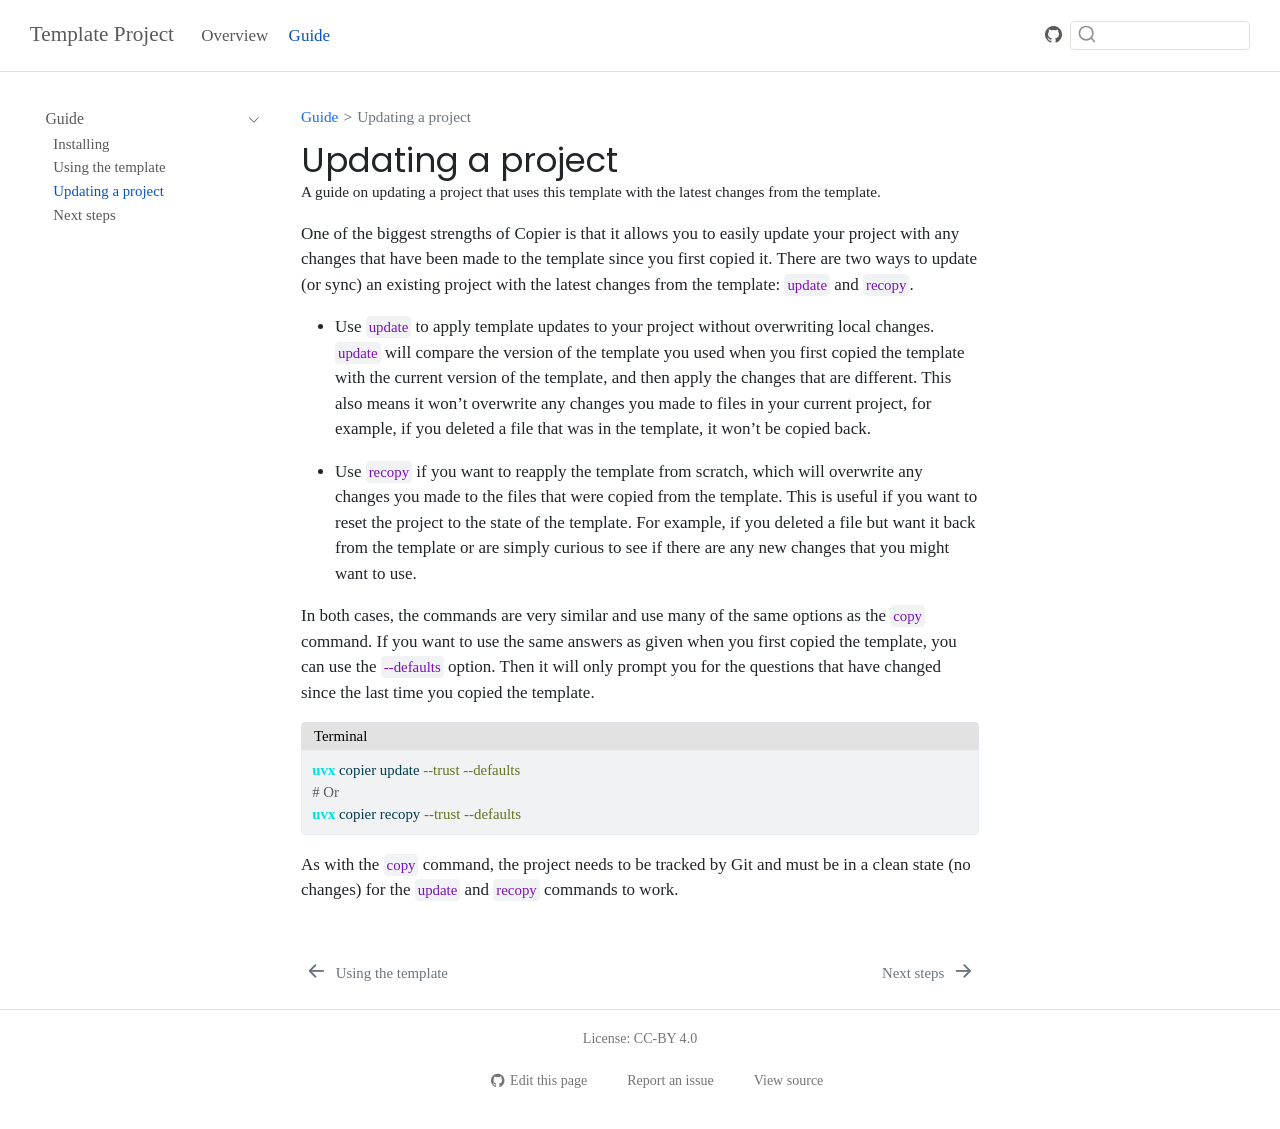
<file: docs/guide/updating.html>
<!DOCTYPE html>
<html xmlns="http://www.w3.org/1999/xhtml" lang="en" xml:lang="en"><head>

<meta charset="utf-8">
<meta name="generator" content="quarto-1.11.9">

<meta name="viewport" content="width=device-width, initial-scale=1.0, user-scalable=yes">

<meta name="description" content="A guide on updating a project that uses this template with the latest changes from the template.">

<title>Updating a project – Template Project</title>
<style>
/* Default styles provided by pandoc.
** See https://pandoc.org/MANUAL.html#variables-for-html for config info.
*/
span.smallcaps{font-variant: small-caps;}
div.columns{display: flex; gap: 1.5em;}
div.column{flex: auto;}
@media screen {
div.columns{gap: min(4vw, 1.5em);}
div.column{overflow-x: auto;}
}
div.hanging-indent{margin-left: 1.5em; text-indent: -1.5em;}
ul.task-list{list-style: none;}
ul.task-list li input[type="checkbox"] {
  width: 0.8em;
  margin: 0 0.8em 0.2em -1em; /* quarto-specific, see https://github.com/quarto-dev/quarto-cli/issues/4556 */ 
  vertical-align: middle;
}
/* CSS for syntax highlighting */
html { -webkit-text-size-adjust: 100%; }
pre > code.sourceCode { white-space: pre; position: relative; }
pre > code.sourceCode > span { display: inline-block; line-height: 1.25; }
pre > code.sourceCode > span:empty { height: 1.2em; }
.sourceCode { overflow: visible; }
code.sourceCode > span { color: inherit; text-decoration: inherit; }
div.sourceCode { margin: 1em 0; }
pre.sourceCode { margin: 0; }
@media screen {
div.sourceCode { overflow: auto; }
}
@media print {
pre > code.sourceCode { white-space: pre-wrap; }
pre > code.sourceCode > span { text-indent: -5em; padding-left: 5em; }
}
pre.numberSource code
  { counter-reset: source-line 0; }
pre.numberSource code > span
  { position: relative; left: -4em; counter-increment: source-line; }
pre.numberSource code > span > a:first-child::before
  { content: counter(source-line);
    position: relative; left: -1em; text-align: right; vertical-align: baseline;
    border: none; display: inline-block;
    -webkit-touch-callout: none; -webkit-user-select: none;
    -khtml-user-select: none; -moz-user-select: none;
    -ms-user-select: none; user-select: none;
    padding: 0 4px; width: 4em;
  }
pre.numberSource { margin-left: 3em;  padding-left: 4px; }
div.sourceCode
  {   }
@media screen {
pre > code.sourceCode > span > a:first-child::before { text-decoration: underline; }
}
</style>


<script src="../../site_libs/quarto-nav/quarto-nav.js"></script>
<script src="../../site_libs/clipboard/clipboard.min.js"></script>
<script src="../../site_libs/quarto-search/autocomplete.umd.js"></script>
<script src="../../site_libs/quarto-search/fuse.min.js"></script>
<script src="../../site_libs/quarto-search/quarto-search.js"></script>
<meta name="quarto:offset" content="../../">
<link href="../../docs/guide/next-steps.html" rel="next">
<link href="../../docs/guide/using.html" rel="prev">
<script src="../../site_libs/quarto-html/quarto.js" type="module"></script>
<script src="../../site_libs/quarto-html/tabsets/tabsets.js" type="module"></script>
<script src="../../site_libs/quarto-html/scrollable-regions/scrollable-regions.js" type="module"></script>
<script src="../../site_libs/quarto-html/popper.min.js"></script>
<script src="../../site_libs/quarto-html/tippy.umd.min.js"></script>
<script src="../../site_libs/quarto-html/anchor.min.js"></script>
<link href="../../site_libs/quarto-html/tippy.css" rel="stylesheet">
<link href="../../site_libs/quarto-html/quarto-syntax-highlighting-1f42ef86e7bbcd4ef0935f55bd85d622.css" rel="stylesheet" class="quarto-color-scheme" id="quarto-text-highlighting-styles">
<link href="../../site_libs/quarto-html/quarto-syntax-highlighting-dark-b2c10e9313c6d05287a68e7950ff1397.css" rel="stylesheet" class="quarto-color-scheme quarto-color-alternate" id="quarto-text-highlighting-styles">
<link href="../../site_libs/quarto-html/quarto-syntax-highlighting-1f42ef86e7bbcd4ef0935f55bd85d622.css" rel="stylesheet" class="quarto-color-scheme-extra" id="quarto-text-highlighting-styles">
<script src="../../site_libs/bootstrap/bootstrap.min.js"></script>
<link href="../../site_libs/bootstrap/bootstrap-icons.css" rel="stylesheet">
<link href="../../site_libs/bootstrap/bootstrap-7f3467c01658d8200cfbfc14748a0df3.min.css" rel="stylesheet" append-hash="true" class="quarto-color-scheme" id="quarto-bootstrap" data-mode="light">
<link href="../../site_libs/bootstrap/bootstrap-dark-7f3467c01658d8200cfbfc14748a0df3.min.css" rel="stylesheet" append-hash="true" class="quarto-color-scheme quarto-color-alternate" id="quarto-bootstrap" data-mode="light">
<link href="../../site_libs/bootstrap/bootstrap-7f3467c01658d8200cfbfc14748a0df3.min.css" rel="stylesheet" append-hash="true" class="quarto-color-scheme-extra" id="quarto-bootstrap" data-mode="light">
<script id="quarto-search-options" type="application/json">{
  "location": "navbar",
  "copy-button": false,
  "collapse-after": 3,
  "panel-placement": "end",
  "type": "textbox",
  "limit": 50,
  "keyboard-shortcut": [
    "f",
    "/",
    "s"
  ],
  "language": {
    "search-no-results-text": "No results",
    "search-matching-documents-text": "matching documents",
    "search-copy-link-title": "Copy link to search",
    "search-hide-matches-text": "Hide additional matches",
    "search-more-match-text": "more match in this document",
    "search-more-matches-text": "more matches in this document",
    "search-clear-button-title": "Clear",
    "search-text-placeholder": "",
    "search-detached-cancel-button-title": "Cancel",
    "search-submit-button-title": "Submit",
    "search-label": "Search"
  }
}</script>


</head>

<body class="nav-sidebar floating nav-fixed quarto-light"><a id="quarto-skip-link" class="visually-hidden-focusable" href="#quarto-document-content">Skip to main content</a>

<div id="quarto-search-results"></div>
  <header id="quarto-header" class="headroom fixed-top">
    <nav class="navbar navbar-expand-lg " data-bs-theme="dark" aria-label="Site">
      <div class="navbar-container container-fluid">
      <div class="navbar-brand-container mx-auto">
    <a class="navbar-brand" href="../../index.html">
    <span class="navbar-title">Template Project</span>
    </a>
  </div>
          <button class="navbar-toggler" type="button" data-bs-toggle="collapse" data-bs-target="#navbarCollapse" aria-controls="navbarCollapse" aria-expanded="false" aria-label="Toggle navigation" onclick="if (window.quartoToggleHeadroom) { window.quartoToggleHeadroom(); }">
  <span class="navbar-toggler-icon"></span>
</button>
          <div class="collapse navbar-collapse" id="navbarCollapse">
            <ul class="navbar-nav navbar-nav-scroll me-auto">
  <li class="nav-item">
    <a class="nav-link" href="../../index.html"> 
<span class="menu-text">Overview</span></a>
  </li>  
  <li class="nav-item">
    <a class="nav-link active" href="../../docs/guide/index.html" aria-current="page"> 
<span class="menu-text">Guide</span></a>
  </li>  
</ul>
          </div> <!-- /navcollapse -->
            <div class="quarto-navbar-tools">
    <a href="https://github.com/dp-next/template-project" title="" class="quarto-navigation-tool px-1" aria-label="GitHub icon: Source repository"><i class="bi bi-github"></i></a>
</div>
            <div id="quarto-search" class="" title="Search"></div>
      </div> <!-- /container-fluid -->
    </nav>
  <nav class="quarto-secondary-nav" aria-label="Toolbar">
    <div class="container-fluid d-flex">
      <button type="button" class="quarto-btn-toggle btn" data-bs-toggle="collapse" role="button" data-bs-target=".quarto-sidebar-collapse-item" aria-controls="quarto-sidebar" aria-expanded="false" aria-label="Toggle sidebar navigation" onclick="if (window.quartoToggleHeadroom) { window.quartoToggleHeadroom(); }">
        <i class="bi bi-layout-text-sidebar-reverse"></i>
      </button>
        <nav class="quarto-page-breadcrumbs" aria-label="Breadcrumbs"><ol class="breadcrumb"><li class="breadcrumb-item"><a href="../../docs/guide/index.html">Guide</a></li><li class="breadcrumb-item"><a href="../../docs/guide/updating.html">Updating a project</a></li></ol></nav>
        <a class="flex-grow-1" data-bs-toggle="collapse" data-bs-target=".quarto-sidebar-collapse-item" onclick="if (window.quartoToggleHeadroom) { window.quartoToggleHeadroom(); }">      
        </a>
    </div>
  </nav>
</header>
<!-- content -->
<div id="quarto-content" class="quarto-container page-columns page-rows-contents page-layout-article page-navbar">
<!-- sidebar -->
  <nav id="quarto-sidebar" class="sidebar collapse collapse-horizontal quarto-sidebar-collapse-item sidebar-navigation floating overflow-auto" aria-label="Section">
    <div class="sidebar-menu-container"> 
    <ul class="list-unstyled mt-1">
        <li class="sidebar-item sidebar-item-section">
      <div class="sidebar-item-container"> 
            <a href="../../docs/guide/index.html" class="sidebar-item-text sidebar-link">
 <span class="menu-text" id="quarto-sidebar-section-1-label">Guide</span></a>
            <button type="button" class="sidebar-item-toggle text-start" data-bs-toggle="collapse" data-bs-target="#quarto-sidebar-section-1" aria-controls="quarto-sidebar-section-1" aria-expanded="true" aria-label="Toggle section: Guide">
              <i class="bi bi-chevron-right ms-2" aria-hidden="true"></i>
            </button> 
      </div>
      <ul id="quarto-sidebar-section-1" aria-labelledby="quarto-sidebar-section-1-label" class="collapse list-unstyled sidebar-section depth1 show">  
          <li class="sidebar-item">
  <div class="sidebar-item-container"> 
  <a href="../../docs/guide/installing.html" class="sidebar-item-text sidebar-link">
 <span class="menu-text">Installing</span></a>
  </div>
</li>
          <li class="sidebar-item">
  <div class="sidebar-item-container"> 
  <a href="../../docs/guide/using.html" class="sidebar-item-text sidebar-link">
 <span class="menu-text">Using the template</span></a>
  </div>
</li>
          <li class="sidebar-item">
  <div class="sidebar-item-container"> 
  <a href="../../docs/guide/updating.html" class="sidebar-item-text sidebar-link active">
 <span class="menu-text">Updating a project</span></a>
  </div>
</li>
          <li class="sidebar-item">
  <div class="sidebar-item-container"> 
  <a href="../../docs/guide/next-steps.html" class="sidebar-item-text sidebar-link">
 <span class="menu-text">Next steps</span></a>
  </div>
</li>
      </ul>
  </li>
    </ul>
    </div>
</nav>
<div id="quarto-sidebar-glass" class="quarto-sidebar-collapse-item" data-bs-toggle="collapse" data-bs-target=".quarto-sidebar-collapse-item"></div>
<!-- margin-sidebar -->
    <div id="quarto-margin-sidebar" class="sidebar margin-sidebar zindex-bottom">
        
    </div>
<!-- main -->
<main class="content" id="quarto-document-content" tabindex="-1">

<header id="title-block-header" class="quarto-title-block default"><nav class="quarto-page-breadcrumbs quarto-title-breadcrumbs d-none d-lg-block" aria-label="Breadcrumbs"><ol class="breadcrumb"><li class="breadcrumb-item"><a href="../../docs/guide/index.html">Guide</a></li><li class="breadcrumb-item"><a href="../../docs/guide/updating.html">Updating a project</a></li></ol></nav>
<div class="quarto-title">
<h1 class="title">Updating a project</h1>
</div>

<div>
  <div class="description">
    <p>A guide on updating a project that uses this template with the latest changes from the template.</p>
  </div>
</div>


<div class="quarto-title-meta">

    
  
    
  </div>
  


</header>


<p>One of the biggest strengths of Copier is that it allows you to easily update your project with any changes that have been made to the template since you first copied it. There are two ways to update (or sync) an existing project with the latest changes from the template: <code>update</code> and <code>recopy</code>.</p>
<ul>
<li><p>Use <code>update</code> to apply template updates to your project without overwriting local changes. <code>update</code> will compare the version of the template you used when you first copied the template with the current version of the template, and then apply the changes that are different. This also means it won’t overwrite any changes you made to files in your current project, for example, if you deleted a file that was in the template, it won’t be copied back.</p></li>
<li><p>Use <code>recopy</code> if you want to reapply the template from scratch, which will overwrite any changes you made to the files that were copied from the template. This is useful if you want to reset the project to the state of the template. For example, if you deleted a file but want it back from the template or are simply curious to see if there are any new changes that you might want to use.</p></li>
</ul>
<p>In both cases, the commands are very similar and use many of the same options as the <code>copy</code> command. If you want to use the same answers as given when you first copied the template, you can use the <code>--defaults</code> option. Then it will only prompt you for the questions that have changed since the last time you copied the template.</p>
<div class="code-with-filename">
<div class="code-with-filename-file">
<pre><strong>Terminal</strong></pre>
</div>
<div class="code-copy-outer-scaffold"><div class="sourceCode" id="cb1" data-filename="Terminal"><pre class="sourceCode bash code-with-copy"><code class="sourceCode bash"><span id="cb1-1"><a href="#cb1-1" aria-hidden="true" tabindex="-1"></a><span class="ex">uvx</span> copier update <span class="at">--trust</span> <span class="at">--defaults</span></span>
<span id="cb1-2"><a href="#cb1-2" aria-hidden="true" tabindex="-1"></a><span class="co"># Or</span></span>
<span id="cb1-3"><a href="#cb1-3" aria-hidden="true" tabindex="-1"></a><span class="ex">uvx</span> copier recopy <span class="at">--trust</span> <span class="at">--defaults</span></span></code></pre></div><button title="Copy to Clipboard" class="code-copy-button"><i class="bi"></i></button></div>
</div>
<p>As with the <code>copy</code> command, the project needs to be tracked by Git and must be in a clean state (no changes) for the <code>update</code> and <code>recopy</code> commands to work.</p>



</main> <!-- /main -->
<script id="quarto-html-after-body" type="application/javascript">
  window.document.addEventListener("DOMContentLoaded", function (event) {
    const icon = "";
    const anchorJS = new window.AnchorJS();
    anchorJS.options = {
      placement: 'right',
      icon: icon
    };
    anchorJS.add('.anchored');
    const isCodeAnnotation = (el) => {
      for (const clz of el.classList) {
        if (clz.startsWith('code-annotation-')) {                     
          return true;
        }
      }
      return false;
    }
    const onCopySuccess = function(e) {
      // button target
      const button = e.trigger;
      // don't keep focus
      button.blur();
      // flash "checked"
      button.classList.add('code-copy-button-checked');
      var currentTitle = button.getAttribute("title");
      button.setAttribute("title", "Copied!");
      let tooltip;
      if (window.bootstrap) {
        button.setAttribute("data-bs-toggle", "tooltip");
        button.setAttribute("data-bs-placement", "left");
        button.setAttribute("data-bs-title", "Copied!");
        tooltip = new bootstrap.Tooltip(button, 
          { trigger: "manual", 
            customClass: "code-copy-button-tooltip",
            offset: [0, -8]});
        tooltip.show();    
      }
      setTimeout(function() {
        if (tooltip) {
          tooltip.hide();
          button.removeAttribute("data-bs-title");
          button.removeAttribute("data-bs-toggle");
          button.removeAttribute("data-bs-placement");
        }
        button.setAttribute("title", currentTitle);
        button.classList.remove('code-copy-button-checked');
      }, 1000);
      // clear code selection
      e.clearSelection();
    }
    const getTextToCopy = function(trigger) {
      const outerScaffold = trigger.parentElement.cloneNode(true);
      const codeEl = outerScaffold.querySelector('code');
      for (const childEl of codeEl.children) {
        if (isCodeAnnotation(childEl)) {
          childEl.remove();
        }
      }
      return codeEl.innerText;
    }
    const clipboard = new window.ClipboardJS('.code-copy-button:not([data-in-quarto-modal])', {
      text: getTextToCopy
    });
    clipboard.on('success', onCopySuccess);
    if (window.document.getElementById('quarto-embedded-source-code-modal')) {
      const clipboardModal = new window.ClipboardJS('.code-copy-button[data-in-quarto-modal]', {
        text: getTextToCopy,
        container: window.document.getElementById('quarto-embedded-source-code-modal')
      });
      clipboardModal.on('success', onCopySuccess);
    }
      var localhostRegex = new RegExp(/^(?:http|https):\/\/localhost\:?[0-9]*\//);
      var mailtoRegex = new RegExp(/^mailto:/);
        var filterRegex = new RegExp("https:\/\/dp-next\.github\.io\/template-project\/");
      var isInternal = (href) => {
          return filterRegex.test(href) || localhostRegex.test(href) || mailtoRegex.test(href);
      }
      // Inspect non-navigation links and adorn them if external
      window.quartoDecorateExternalLinks = function (root) {
     var links = (root || window.document).querySelectorAll('a[href]:not(.nav-link):not(.navbar-brand):not(.toc-action):not(.sidebar-link):not(.sidebar-item-toggle):not(.pagination-link):not(.no-external):not([aria-hidden]):not(.dropdown-item):not(.quarto-navigation-tool):not(.about-link)');
      for (var i=0; i<links.length; i++) {
        const link = links[i];
        if (!isInternal(link.href)) {
          // undo the damage that might have been done by quarto-nav.js in the case of
          // links that we want to consider external
          if (link.dataset.originalHref !== undefined) {
            link.href = link.dataset.originalHref;
          }
          if (!link.classList.contains('no-external-icon')) {
          }
        }
      }
      };
      window.quartoDecorateExternalLinks(window.document);
    // Esc closes the popup (WCAG 1.4.13) and focus leaving both trigger and
    // popup closes it (WCAG 2.4.11); tippy handles neither for interactive popups.
    const hideOnEscAndFocusOut = {
      name: 'hideOnEscAndFocusOut',
      defaultValue: true,
      fn(instance) {
        const dismiss = () => {
          // A show scheduled by the trigger delay would otherwise reopen it
          instance.clearDelayTimeouts();
          instance.hide();
        };
        const onKeyDown = (event) => {
          if (event.key !== 'Escape') {
            return;
          }
          // Keep Esc from also reaching page handlers (e.g. reveal.js overview),
          // except an open reveal.js slide menu, which Esc should close too.
          // The menu handles keys only when its keyboard option is on.
          const menuHandlesEsc = window.Reveal?.getPlugin?.('menu')?.isOpen() &&
            window.Reveal.getConfig().menu?.keyboard !== false;
          if (!menuHandlesEsc) {
            event.stopPropagation();
          }
          if (instance.popper.contains(window.document.activeElement)) {
            // Disabled while refocusing so the focus trigger does not reopen it
            instance.disable();
            instance.reference.focus();
            instance.enable();
          }
          dismiss();
        };
        const onFocusOut = (event) => {
          const target = event.relatedTarget;
          if (target && !instance.reference.contains(target) &&
              !instance.popper.contains(target)) {
            dismiss();
          }
        };
        // On the trigger too: a click trigger (code-annotations: select) has no
        // blur handling. Attached for the instance's lifetime so leaving the
        // trigger also cancels a show still pending on the trigger delay.
        instance.reference.addEventListener('focusout', onFocusOut);
        return {
          onShow() {
            window.document.addEventListener('keydown', onKeyDown, true);
            instance.popper.addEventListener('focusout', onFocusOut);
          },
          onHide() {
            window.document.removeEventListener('keydown', onKeyDown, true);
            instance.popper.removeEventListener('focusout', onFocusOut);
          },
          onDestroy() {
            instance.reference.removeEventListener('focusout', onFocusOut);
          },
        };
      },
    };
    function tippyHover(el, contentFn, onTriggerFn, onUntriggerFn) {
      const config = {
        allowHTML: true,
        maxWidth: 500,
        delay: 100,
        arrow: false,
        appendTo: function(el) {
            return el.parentElement;
        },
        interactive: true,
        interactiveBorder: 10,
        theme: 'quarto',
        placement: 'bottom-start',
        plugins: [hideOnEscAndFocusOut],
      };
      if (contentFn) {
        config.content = contentFn;
      }
      if (onTriggerFn) {
        config.onTrigger = onTriggerFn;
      }
      if (onUntriggerFn) {
        config.onUntrigger = onUntriggerFn;
      }
      window.tippy(el, config); 
    }
    const noterefs = window.document.querySelectorAll('a[role="doc-noteref"]');
    for (var i=0; i<noterefs.length; i++) {
      const ref = noterefs[i];
      tippyHover(ref, function() {
        // use id or data attribute instead here
        let href = ref.getAttribute('data-footnote-href') || ref.getAttribute('href');
        try { href = new URL(href).hash; } catch {}
        const id = href.replace(/^#\/?/, "");
        const note = window.document.getElementById(id);
        if (note) {
          return note.innerHTML;
        } else {
          return "";
        }
      });
    }
    const xrefs = window.document.querySelectorAll('a.quarto-xref');
    const processXRef = (id, note) => {
      // Strip column container classes
      const stripColumnClz = (el) => {
        el.classList.remove("page-full", "page-columns");
        if (el.children) {
          for (const child of el.children) {
            stripColumnClz(child);
          }
        }
      }
      stripColumnClz(note)
      if (id === null || id.startsWith('sec-')) {
        // Special case sections, only their first couple elements
        const container = document.createElement("div");
        if (note.children && note.children.length > 2) {
          container.appendChild(note.children[0].cloneNode(true));
          for (let i = 1; i < note.children.length; i++) {
            const child = note.children[i];
            if (child.tagName === "P" && child.innerText === "") {
              continue;
            } else {
              container.appendChild(child.cloneNode(true));
              break;
            }
          }
          if (window.Quarto?.typesetMath) {
            window.Quarto.typesetMath(container);
          }
          return container.innerHTML
        } else {
          if (window.Quarto?.typesetMath) {
            window.Quarto.typesetMath(note);
          }
          return note.innerHTML;
        }
      } else {
        // Remove any anchor links if they are present
        const anchorLink = note.querySelector('a.anchorjs-link');
        if (anchorLink) {
          anchorLink.remove();
        }
        if (window.Quarto?.typesetMath) {
          window.Quarto.typesetMath(note);
        }
        if (note.classList.contains("callout")) {
          return note.outerHTML;
        } else {
          return note.innerHTML;
        }
      }
    }
    for (var i=0; i<xrefs.length; i++) {
      const xref = xrefs[i];
      tippyHover(xref, undefined, function(instance) {
        instance.disable();
        let url = xref.getAttribute('href');
        let hash = undefined; 
        if (url.startsWith('#')) {
          hash = url;
        } else {
          try { hash = new URL(url).hash; } catch {}
        }
        if (hash) {
          const id = hash.replace(/^#\/?/, "");
          const note = window.document.getElementById(id);
          if (note !== null) {
            try {
              const html = processXRef(id, note.cloneNode(true));
              instance.setContent(html);
            } finally {
              instance.enable();
              instance.show();
            }
          } else {
            // See if we can fetch this
            fetch(url.split('#')[0])
            .then(res => res.text())
            .then(html => {
              const parser = new DOMParser();
              const htmlDoc = parser.parseFromString(html, "text/html");
              const note = htmlDoc.getElementById(id);
              if (note !== null) {
                const html = processXRef(id, note);
                instance.setContent(html);
              } 
            }).finally(() => {
              instance.enable();
              instance.show();
            });
          }
        } else {
          // See if we can fetch a full url (with no hash to target)
          // This is a special case and we should probably do some content thinning / targeting
          fetch(url)
          .then(res => res.text())
          .then(html => {
            const parser = new DOMParser();
            const htmlDoc = parser.parseFromString(html, "text/html");
            const note = htmlDoc.querySelector('main.content');
            if (note !== null) {
              // This should only happen for chapter cross references
              // (since there is no id in the URL)
              // remove the first header
              if (note.children.length > 0 && note.children[0].tagName === "HEADER") {
                note.children[0].remove();
              }
              const html = processXRef(null, note);
              instance.setContent(html);
            } 
          }).finally(() => {
            instance.enable();
            instance.show();
          });
        }
      }, function(instance) {
      });
    }
        let selectedAnnoteEl;
        const selectorForAnnotation = ( cell, annotation) => {
          let cellAttr = 'data-code-cell="' + cell + '"';
          let lineAttr = 'data-code-annotation="' +  annotation + '"';
          const selector = 'span[' + cellAttr + '][' + lineAttr + ']';
          return selector;
        }
        const selectCodeLines = (annoteEl) => {
          const doc = window.document;
          const targetCell = annoteEl.getAttribute("data-target-cell");
          const targetAnnotation = annoteEl.getAttribute("data-target-annotation");
          const annoteSpan = window.document.querySelector(selectorForAnnotation(targetCell, targetAnnotation));
          const lines = annoteSpan.getAttribute("data-code-lines").split(",");
          const lineIds = lines.map((line) => {
            return targetCell + "-" + line;
          })
          // Each band is positioned against its own containing block, which is
          // not the offsetParent of the lines, so place it from client rects.
          const placeBand = (band, firstEl, lastEl, codeBlock) => {
            const container = band.offsetParent;
            if (container === null) {
              return;
            }
            const containerRect = container.getBoundingClientRect();
            // Reveal.js scales slides with a transform, so convert client
            // pixels back to the CSS pixels of the container.
            const scale = containerRect.height / container.offsetHeight || 1;
            const firstRect = firstEl.getBoundingClientRect();
            const lastRect = lastEl.getBoundingClientRect();
            const top = (firstRect.top - containerRect.top) / scale - container.clientTop + container.scrollTop;
            const height = (lastRect.bottom - firstRect.top) / scale;
            band.style.top = top - 2 + "px";
            band.style.height = height + 4 + "px";
            if (codeBlock) {
              // Without the copy button wrapper, the containing block is wider
              // than the code block, so span the code block explicitly.
              const blockRect = codeBlock.getBoundingClientRect();
              band.style.left = (blockRect.left - containerRect.left) / scale - container.clientLeft + container.scrollLeft + "px";
              band.style.width = blockRect.width / scale + "px";
            }
          };
          if (lineIds.length > 0) {
            const el = window.document.getElementById(lineIds[0]);
            const lastEl = window.document.getElementById(lineIds[lineIds.length - 1]);
            const parent = el.parentElement.parentElement;
            // cook up a div (if necessary) and position it
            let div = window.document.getElementById("code-annotation-line-highlight");
            if (div === null) {
              div = window.document.createElement("div");
              div.setAttribute("id", "code-annotation-line-highlight");
              div.style.position = 'absolute';
              parent.appendChild(div);
            }
            placeBand(div, el, lastEl, parent.closest("div.sourceCode") || parent);
            let gutterDiv = window.document.getElementById("code-annotation-line-highlight-gutter");
            if (gutterDiv === null) {
              gutterDiv = window.document.createElement("div");
              gutterDiv.setAttribute("id", "code-annotation-line-highlight-gutter");
              gutterDiv.style.position = 'absolute';
              const codeCell = window.document.getElementById(targetCell);
              const gutter = codeCell.querySelector('.code-annotation-gutter');
              gutter.appendChild(gutterDiv);
            }
            placeBand(gutterDiv, el, lastEl);
            selectedAnnoteEl = annoteEl;
          }
        };
        const unselectCodeLines = () => {
          const elementsIds = ["code-annotation-line-highlight", "code-annotation-line-highlight-gutter"];
          elementsIds.forEach((elId) => {
            const div = window.document.getElementById(elId);
            if (div) {
              div.remove();
            }
          });
          selectedAnnoteEl = undefined;
        };
          // Handle positioning of the toggle
      window.addEventListener(
        "resize",
        throttle(() => {
          elRect = undefined;
          if (selectedAnnoteEl) {
            selectCodeLines(selectedAnnoteEl);
          }
        }, 10)
      );
      function throttle(fn, ms) {
      let throttle = false;
      let timer;
        return (...args) => {
          if(!throttle) { // first call gets through
              fn.apply(this, args);
              throttle = true;
          } else { // all the others get throttled
              if(timer) clearTimeout(timer); // cancel #2
              timer = setTimeout(() => {
                fn.apply(this, args);
                timer = throttle = false;
              }, ms);
          }
        };
      }
        // Attach click handler to the DT
        const annoteDls = window.document.querySelectorAll('dt[data-target-cell]');
        for (const annoteDlNode of annoteDls) {
          annoteDlNode.addEventListener('click', (event) => {
            const clickedEl = event.target;
            if (clickedEl !== selectedAnnoteEl) {
              unselectCodeLines();
              const activeEl = window.document.querySelector('dt[data-target-cell].code-annotation-active');
              if (activeEl) {
                activeEl.classList.remove('code-annotation-active');
              }
              selectCodeLines(clickedEl);
              clickedEl.classList.add('code-annotation-active');
            } else {
              // Unselect the line
              unselectCodeLines();
              clickedEl.classList.remove('code-annotation-active');
            }
          });
        }
    const findCites = (el) => {
      const parentEl = el.parentElement;
      if (parentEl) {
        const cites = parentEl.dataset.cites;
        if (cites) {
          return {
            el,
            cites: cites.split(' ')
          };
        } else {
          return findCites(el.parentElement)
        }
      } else {
        return undefined;
      }
    };
    var bibliorefs = window.document.querySelectorAll('a[role="doc-biblioref"]');
    for (var i=0; i<bibliorefs.length; i++) {
      const ref = bibliorefs[i];
      const citeInfo = findCites(ref);
      if (citeInfo) {
        tippyHover(citeInfo.el, function() {
          var popup = window.document.createElement('div');
          citeInfo.cites.forEach(function(cite) {
            var citeDiv = window.document.createElement('div');
            citeDiv.classList.add('hanging-indent');
            citeDiv.classList.add('csl-entry');
            var biblioDiv = window.document.getElementById('ref-' + cite);
            if (biblioDiv) {
              citeDiv.innerHTML = biblioDiv.innerHTML;
            }
            popup.appendChild(citeDiv);
          });
          return popup.innerHTML;
        });
      }
    }
  });
  </script>
  <script type="application/javascript">
  window.quartoScrollableRegionsLabels = {"code":"Scrollable code","output":"Scrollable output"};
  </script>
<nav class="page-navigation" aria-label="Page">
  <div class="nav-page nav-page-previous">
      <a href="../../docs/guide/using.html" class="pagination-link" aria-label="Using the template">
        <i class="bi bi-arrow-left-short"></i> <span class="nav-page-text">Using the template</span>
      </a>          
  </div>
  <div class="nav-page nav-page-next">
      <a href="../../docs/guide/next-steps.html" class="pagination-link" aria-label="Next steps">
        <span class="nav-page-text">Next steps</span> <i class="bi bi-arrow-right-short"></i>
      </a>
  </div>
</nav>
</div> <!-- /content -->
<footer class="footer">
  <div class="nav-footer">
    <div class="nav-footer-left">
      &nbsp;
    </div>   
    <div class="nav-footer-center">
      <ul class="footer-items list-unstyled">
    <li class="nav-item">
 License: CC-BY 4.0
  </li>  
</ul>
    <div class="toc-actions"><ul><li><a href="https://github.com/dp-next/template-project/edit/main/docs/guide/updating.qmd" class="toc-action"><i class="bi bi-github"></i>Edit this page</a></li><li><a href="https://github.com/dp-next/template-project/issues/new" class="toc-action"><i class="bi empty"></i>Report an issue</a></li><li><a href="https://github.com/dp-next/template-project/blob/main/docs/guide/updating.qmd" class="toc-action"><i class="bi empty"></i>View source</a></li></ul></div></div>
    <div class="nav-footer-right">
      &nbsp;
    </div>
  </div>
</footer>




</body></html>
</file>
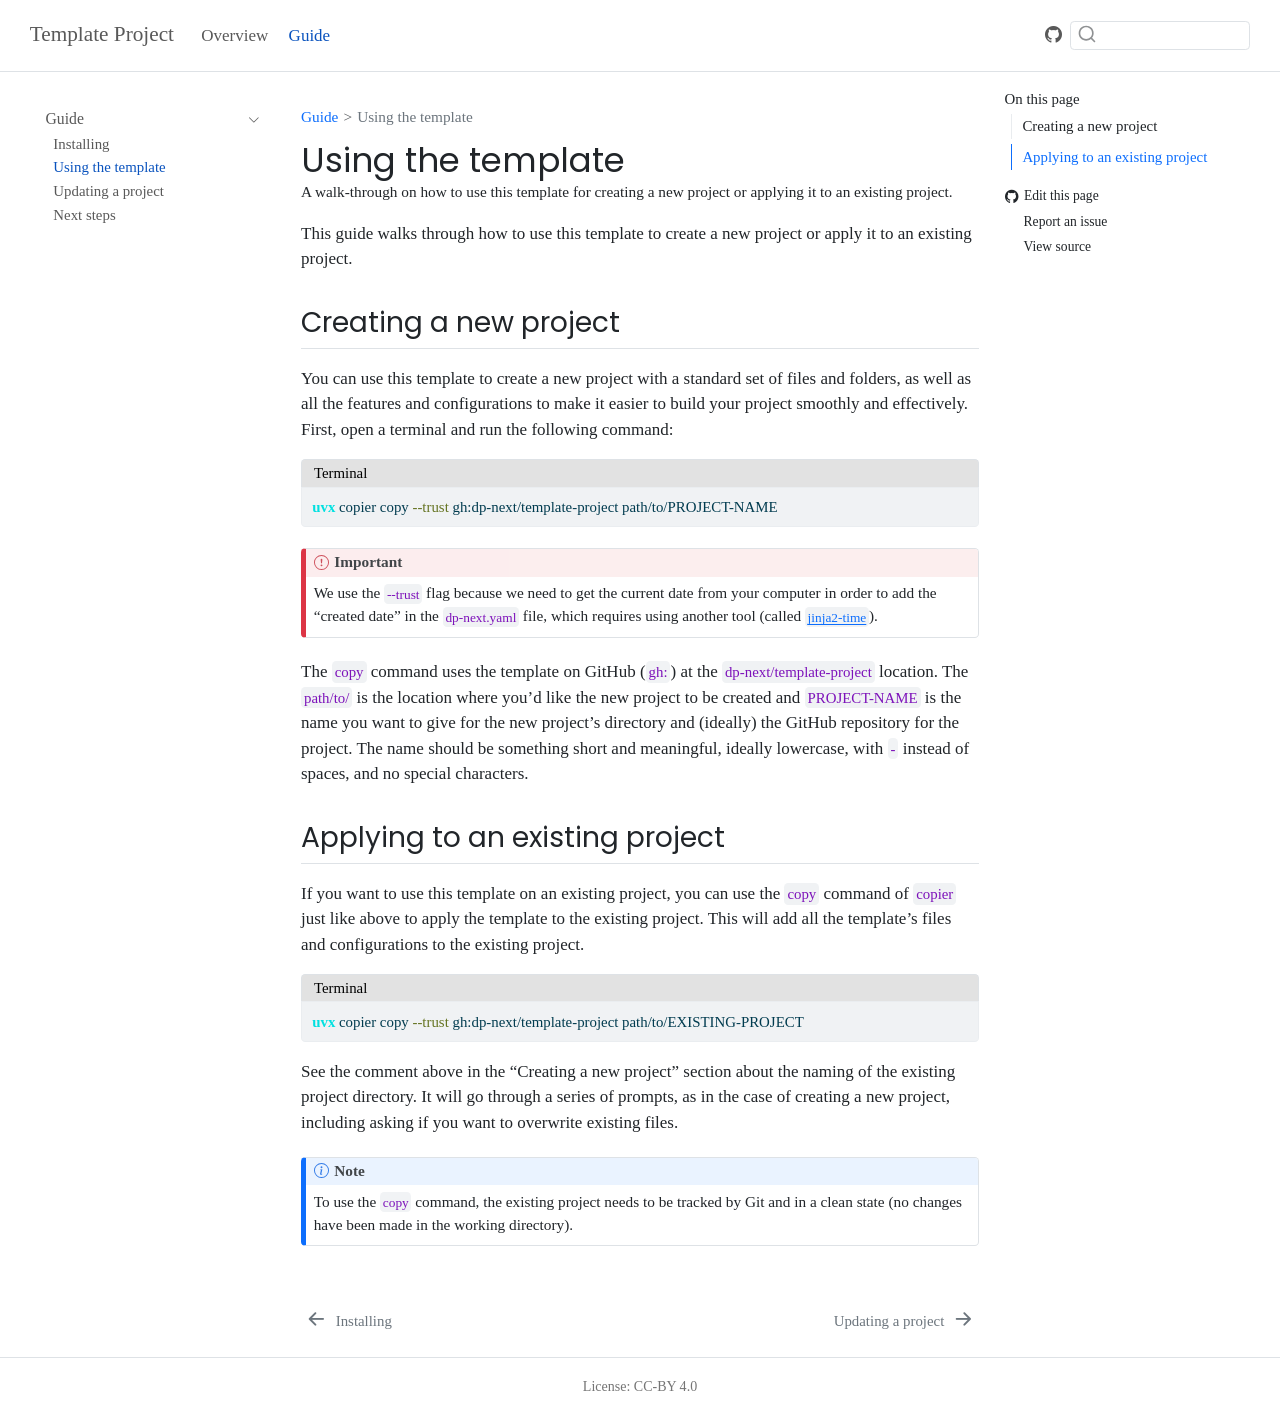
<file: docs/guide/using.html>
<!DOCTYPE html>
<html xmlns="http://www.w3.org/1999/xhtml" lang="en" xml:lang="en"><head>

<meta charset="utf-8">
<meta name="generator" content="quarto-1.11.9">

<meta name="viewport" content="width=device-width, initial-scale=1.0, user-scalable=yes">

<meta name="description" content="A walk-through on how to use this template for creating a new project or applying it to an existing project.">

<title>Using the template – Template Project</title>
<style>
/* Default styles provided by pandoc.
** See https://pandoc.org/MANUAL.html#variables-for-html for config info.
*/
span.smallcaps{font-variant: small-caps;}
div.columns{display: flex; gap: 1.5em;}
div.column{flex: auto;}
@media screen {
div.columns{gap: min(4vw, 1.5em);}
div.column{overflow-x: auto;}
}
div.hanging-indent{margin-left: 1.5em; text-indent: -1.5em;}
ul.task-list{list-style: none;}
ul.task-list li input[type="checkbox"] {
  width: 0.8em;
  margin: 0 0.8em 0.2em -1em; /* quarto-specific, see https://github.com/quarto-dev/quarto-cli/issues/4556 */ 
  vertical-align: middle;
}
/* CSS for syntax highlighting */
html { -webkit-text-size-adjust: 100%; }
pre > code.sourceCode { white-space: pre; position: relative; }
pre > code.sourceCode > span { display: inline-block; line-height: 1.25; }
pre > code.sourceCode > span:empty { height: 1.2em; }
.sourceCode { overflow: visible; }
code.sourceCode > span { color: inherit; text-decoration: inherit; }
div.sourceCode { margin: 1em 0; }
pre.sourceCode { margin: 0; }
@media screen {
div.sourceCode { overflow: auto; }
}
@media print {
pre > code.sourceCode { white-space: pre-wrap; }
pre > code.sourceCode > span { text-indent: -5em; padding-left: 5em; }
}
pre.numberSource code
  { counter-reset: source-line 0; }
pre.numberSource code > span
  { position: relative; left: -4em; counter-increment: source-line; }
pre.numberSource code > span > a:first-child::before
  { content: counter(source-line);
    position: relative; left: -1em; text-align: right; vertical-align: baseline;
    border: none; display: inline-block;
    -webkit-touch-callout: none; -webkit-user-select: none;
    -khtml-user-select: none; -moz-user-select: none;
    -ms-user-select: none; user-select: none;
    padding: 0 4px; width: 4em;
  }
pre.numberSource { margin-left: 3em;  padding-left: 4px; }
div.sourceCode
  {   }
@media screen {
pre > code.sourceCode > span > a:first-child::before { text-decoration: underline; }
}
</style>


<script src="../../site_libs/quarto-nav/quarto-nav.js"></script>
<script src="../../site_libs/clipboard/clipboard.min.js"></script>
<script src="../../site_libs/quarto-search/autocomplete.umd.js"></script>
<script src="../../site_libs/quarto-search/fuse.min.js"></script>
<script src="../../site_libs/quarto-search/quarto-search.js"></script>
<meta name="quarto:offset" content="../../">
<link href="../../docs/guide/updating.html" rel="next">
<link href="../../docs/guide/installing.html" rel="prev">
<script src="../../site_libs/quarto-html/quarto.js" type="module"></script>
<script src="../../site_libs/quarto-html/tabsets/tabsets.js" type="module"></script>
<script src="../../site_libs/quarto-html/scrollable-regions/scrollable-regions.js" type="module"></script>
<script src="../../site_libs/quarto-html/popper.min.js"></script>
<script src="../../site_libs/quarto-html/tippy.umd.min.js"></script>
<script src="../../site_libs/quarto-html/anchor.min.js"></script>
<link href="../../site_libs/quarto-html/tippy.css" rel="stylesheet">
<link href="../../site_libs/quarto-html/quarto-syntax-highlighting-1f42ef86e7bbcd4ef0935f55bd85d622.css" rel="stylesheet" class="quarto-color-scheme" id="quarto-text-highlighting-styles">
<link href="../../site_libs/quarto-html/quarto-syntax-highlighting-dark-b2c10e9313c6d05287a68e7950ff1397.css" rel="stylesheet" class="quarto-color-scheme quarto-color-alternate" id="quarto-text-highlighting-styles">
<link href="../../site_libs/quarto-html/quarto-syntax-highlighting-1f42ef86e7bbcd4ef0935f55bd85d622.css" rel="stylesheet" class="quarto-color-scheme-extra" id="quarto-text-highlighting-styles">
<script src="../../site_libs/bootstrap/bootstrap.min.js"></script>
<link href="../../site_libs/bootstrap/bootstrap-icons.css" rel="stylesheet">
<link href="../../site_libs/bootstrap/bootstrap-7f3467c01658d8200cfbfc14748a0df3.min.css" rel="stylesheet" append-hash="true" class="quarto-color-scheme" id="quarto-bootstrap" data-mode="light">
<link href="../../site_libs/bootstrap/bootstrap-dark-7f3467c01658d8200cfbfc14748a0df3.min.css" rel="stylesheet" append-hash="true" class="quarto-color-scheme quarto-color-alternate" id="quarto-bootstrap" data-mode="light">
<link href="../../site_libs/bootstrap/bootstrap-7f3467c01658d8200cfbfc14748a0df3.min.css" rel="stylesheet" append-hash="true" class="quarto-color-scheme-extra" id="quarto-bootstrap" data-mode="light">
<script id="quarto-search-options" type="application/json">{
  "location": "navbar",
  "copy-button": false,
  "collapse-after": 3,
  "panel-placement": "end",
  "type": "textbox",
  "limit": 50,
  "keyboard-shortcut": [
    "f",
    "/",
    "s"
  ],
  "language": {
    "search-no-results-text": "No results",
    "search-matching-documents-text": "matching documents",
    "search-copy-link-title": "Copy link to search",
    "search-hide-matches-text": "Hide additional matches",
    "search-more-match-text": "more match in this document",
    "search-more-matches-text": "more matches in this document",
    "search-clear-button-title": "Clear",
    "search-text-placeholder": "",
    "search-detached-cancel-button-title": "Cancel",
    "search-submit-button-title": "Submit",
    "search-label": "Search"
  }
}</script>


</head>

<body class="nav-sidebar floating nav-fixed quarto-light"><a id="quarto-skip-link" class="visually-hidden-focusable" href="#quarto-document-content">Skip to main content</a>

<div id="quarto-search-results"></div>
  <header id="quarto-header" class="headroom fixed-top">
    <nav class="navbar navbar-expand-lg " data-bs-theme="dark" aria-label="Site">
      <div class="navbar-container container-fluid">
      <div class="navbar-brand-container mx-auto">
    <a class="navbar-brand" href="../../index.html">
    <span class="navbar-title">Template Project</span>
    </a>
  </div>
          <button class="navbar-toggler" type="button" data-bs-toggle="collapse" data-bs-target="#navbarCollapse" aria-controls="navbarCollapse" aria-expanded="false" aria-label="Toggle navigation" onclick="if (window.quartoToggleHeadroom) { window.quartoToggleHeadroom(); }">
  <span class="navbar-toggler-icon"></span>
</button>
          <div class="collapse navbar-collapse" id="navbarCollapse">
            <ul class="navbar-nav navbar-nav-scroll me-auto">
  <li class="nav-item">
    <a class="nav-link" href="../../index.html"> 
<span class="menu-text">Overview</span></a>
  </li>  
  <li class="nav-item">
    <a class="nav-link active" href="../../docs/guide/index.html" aria-current="page"> 
<span class="menu-text">Guide</span></a>
  </li>  
</ul>
          </div> <!-- /navcollapse -->
            <div class="quarto-navbar-tools">
    <a href="https://github.com/dp-next/template-project" title="" class="quarto-navigation-tool px-1" aria-label="GitHub icon: Source repository"><i class="bi bi-github"></i></a>
</div>
            <div id="quarto-search" class="" title="Search"></div>
      </div> <!-- /container-fluid -->
    </nav>
  <nav class="quarto-secondary-nav" aria-label="Toolbar">
    <div class="container-fluid d-flex">
      <button type="button" class="quarto-btn-toggle btn" data-bs-toggle="collapse" role="button" data-bs-target=".quarto-sidebar-collapse-item" aria-controls="quarto-sidebar" aria-expanded="false" aria-label="Toggle sidebar navigation" onclick="if (window.quartoToggleHeadroom) { window.quartoToggleHeadroom(); }">
        <i class="bi bi-layout-text-sidebar-reverse"></i>
      </button>
        <nav class="quarto-page-breadcrumbs" aria-label="Breadcrumbs"><ol class="breadcrumb"><li class="breadcrumb-item"><a href="../../docs/guide/index.html">Guide</a></li><li class="breadcrumb-item"><a href="../../docs/guide/using.html">Using the template</a></li></ol></nav>
        <a class="flex-grow-1" data-bs-toggle="collapse" data-bs-target=".quarto-sidebar-collapse-item" onclick="if (window.quartoToggleHeadroom) { window.quartoToggleHeadroom(); }">      
        </a>
    </div>
  </nav>
</header>
<!-- content -->
<div id="quarto-content" class="quarto-container page-columns page-rows-contents page-layout-article page-navbar">
<!-- sidebar -->
  <nav id="quarto-sidebar" class="sidebar collapse collapse-horizontal quarto-sidebar-collapse-item sidebar-navigation floating overflow-auto" aria-label="Section">
    <div class="sidebar-menu-container"> 
    <ul class="list-unstyled mt-1">
        <li class="sidebar-item sidebar-item-section">
      <div class="sidebar-item-container"> 
            <a href="../../docs/guide/index.html" class="sidebar-item-text sidebar-link">
 <span class="menu-text" id="quarto-sidebar-section-1-label">Guide</span></a>
            <button type="button" class="sidebar-item-toggle text-start" data-bs-toggle="collapse" data-bs-target="#quarto-sidebar-section-1" aria-controls="quarto-sidebar-section-1" aria-expanded="true" aria-label="Toggle section: Guide">
              <i class="bi bi-chevron-right ms-2" aria-hidden="true"></i>
            </button> 
      </div>
      <ul id="quarto-sidebar-section-1" aria-labelledby="quarto-sidebar-section-1-label" class="collapse list-unstyled sidebar-section depth1 show">  
          <li class="sidebar-item">
  <div class="sidebar-item-container"> 
  <a href="../../docs/guide/installing.html" class="sidebar-item-text sidebar-link">
 <span class="menu-text">Installing</span></a>
  </div>
</li>
          <li class="sidebar-item">
  <div class="sidebar-item-container"> 
  <a href="../../docs/guide/using.html" class="sidebar-item-text sidebar-link active">
 <span class="menu-text">Using the template</span></a>
  </div>
</li>
          <li class="sidebar-item">
  <div class="sidebar-item-container"> 
  <a href="../../docs/guide/updating.html" class="sidebar-item-text sidebar-link">
 <span class="menu-text">Updating a project</span></a>
  </div>
</li>
          <li class="sidebar-item">
  <div class="sidebar-item-container"> 
  <a href="../../docs/guide/next-steps.html" class="sidebar-item-text sidebar-link">
 <span class="menu-text">Next steps</span></a>
  </div>
</li>
      </ul>
  </li>
    </ul>
    </div>
</nav>
<div id="quarto-sidebar-glass" class="quarto-sidebar-collapse-item" data-bs-toggle="collapse" data-bs-target=".quarto-sidebar-collapse-item"></div>
<!-- margin-sidebar -->
    <div id="quarto-margin-sidebar" class="sidebar margin-sidebar">
        <nav id="TOC" role="doc-toc" aria-labelledby="toc-title" class="toc-active">
    <h2 id="toc-title">On this page</h2>
   
  <ul>
  <li><a href="#creating-a-new-project" id="toc-creating-a-new-project" class="nav-link active" data-scroll-target="#creating-a-new-project">Creating a new project</a></li>
  <li><a href="#applying-to-an-existing-project" id="toc-applying-to-an-existing-project" class="nav-link" data-scroll-target="#applying-to-an-existing-project">Applying to an existing project</a></li>
  </ul>
<div class="toc-actions"><ul><li><a href="https://github.com/dp-next/template-project/edit/main/docs/guide/using.qmd" class="toc-action"><i class="bi bi-github"></i>Edit this page</a></li><li><a href="https://github.com/dp-next/template-project/issues/new" class="toc-action"><i class="bi empty"></i>Report an issue</a></li><li><a href="https://github.com/dp-next/template-project/blob/main/docs/guide/using.qmd" class="toc-action"><i class="bi empty"></i>View source</a></li></ul></div></nav>
    </div>
<!-- main -->
<main class="content" id="quarto-document-content" tabindex="-1">

<header id="title-block-header" class="quarto-title-block default"><nav class="quarto-page-breadcrumbs quarto-title-breadcrumbs d-none d-lg-block" aria-label="Breadcrumbs"><ol class="breadcrumb"><li class="breadcrumb-item"><a href="../../docs/guide/index.html">Guide</a></li><li class="breadcrumb-item"><a href="../../docs/guide/using.html">Using the template</a></li></ol></nav>
<div class="quarto-title">
<h1 class="title">Using the template</h1>
</div>

<div>
  <div class="description">
    <p>A walk-through on how to use this template for creating a new project or applying it to an existing project.</p>
  </div>
</div>


<div class="quarto-title-meta">

    
  
    
  </div>
  


</header>


<p>This guide walks through how to use this template to create a new project or apply it to an existing project.</p>
<section id="creating-a-new-project" class="level2">
<h2 class="anchored" data-anchor-id="creating-a-new-project">Creating a new project</h2>
<p>You can use this template to create a new project with a standard set of files and folders, as well as all the features and configurations to make it easier to build your project smoothly and effectively. First, open a terminal and run the following command:</p>
<div class="code-with-filename">
<div class="code-with-filename-file">
<pre><strong>Terminal</strong></pre>
</div>
<div class="code-copy-outer-scaffold"><div class="sourceCode" id="cb1" data-filename="Terminal"><pre class="sourceCode bash code-with-copy"><code class="sourceCode bash"><span id="cb1-1"><a href="#cb1-1" aria-hidden="true" tabindex="-1"></a><span class="ex">uvx</span> copier copy <span class="at">--trust</span> gh:dp-next/template-project path/to/PROJECT-NAME</span></code></pre></div><button title="Copy to Clipboard" class="code-copy-button"><i class="bi"></i></button></div>
</div>
<div class="callout callout-style-default callout-important callout-titled">
<div class="callout-header d-flex align-content-center">
<div class="callout-icon-container">
<i class="callout-icon"></i>
</div>
<div class="callout-title-container flex-fill">
Important
</div>
</div>
<div class="callout-body-container callout-body">
<p>We use the <code>--trust</code> flag because we need to get the current date from your computer in order to add the “created date” in the <code>dp-next.yaml</code> file, which requires using another tool (called <a href="https://pypi.org/project/jinja2-time/"><code>jinja2-time</code></a>).</p>
</div>
</div>
<p>The <code>copy</code> command uses the template on GitHub (<code>gh:</code>) at the <code>dp-next/template-project</code> location. The <code>path/to/</code> is the location where you’d like the new project to be created and <code>PROJECT-NAME</code> is the name you want to give for the new project’s directory and (ideally) the GitHub repository for the project. The name should be something short and meaningful, ideally lowercase, with <code>-</code> instead of spaces, and no special characters.</p>
</section>
<section id="applying-to-an-existing-project" class="level2">
<h2 class="anchored" data-anchor-id="applying-to-an-existing-project">Applying to an existing project</h2>
<p>If you want to use this template on an existing project, you can use the <code>copy</code> command of <code>copier</code> just like above to apply the template to the existing project. This will add all the template’s files and configurations to the existing project.</p>
<div class="code-with-filename">
<div class="code-with-filename-file">
<pre><strong>Terminal</strong></pre>
</div>
<div class="code-copy-outer-scaffold"><div class="sourceCode" id="cb2" data-filename="Terminal"><pre class="sourceCode bash code-with-copy"><code class="sourceCode bash"><span id="cb2-1"><a href="#cb2-1" aria-hidden="true" tabindex="-1"></a><span class="ex">uvx</span> copier copy <span class="at">--trust</span> gh:dp-next/template-project path/to/EXISTING-PROJECT</span></code></pre></div><button title="Copy to Clipboard" class="code-copy-button"><i class="bi"></i></button></div>
</div>
<p>See the comment above in the “Creating a new project” section about the naming of the existing project directory. It will go through a series of prompts, as in the case of creating a new project, including asking if you want to overwrite existing files.</p>
<div class="callout callout-style-default callout-note callout-titled">
<div class="callout-header d-flex align-content-center">
<div class="callout-icon-container">
<i class="callout-icon"></i>
</div>
<div class="callout-title-container flex-fill">
Note
</div>
</div>
<div class="callout-body-container callout-body">
<p>To use the <code>copy</code> command, the existing project needs to be tracked by Git and in a clean state (no changes have been made in the working directory).</p>
</div>
</div>


</section>

</main> <!-- /main -->
<script id="quarto-html-after-body" type="application/javascript">
  window.document.addEventListener("DOMContentLoaded", function (event) {
    const icon = "";
    const anchorJS = new window.AnchorJS();
    anchorJS.options = {
      placement: 'right',
      icon: icon
    };
    anchorJS.add('.anchored');
    const isCodeAnnotation = (el) => {
      for (const clz of el.classList) {
        if (clz.startsWith('code-annotation-')) {                     
          return true;
        }
      }
      return false;
    }
    const onCopySuccess = function(e) {
      // button target
      const button = e.trigger;
      // don't keep focus
      button.blur();
      // flash "checked"
      button.classList.add('code-copy-button-checked');
      var currentTitle = button.getAttribute("title");
      button.setAttribute("title", "Copied!");
      let tooltip;
      if (window.bootstrap) {
        button.setAttribute("data-bs-toggle", "tooltip");
        button.setAttribute("data-bs-placement", "left");
        button.setAttribute("data-bs-title", "Copied!");
        tooltip = new bootstrap.Tooltip(button, 
          { trigger: "manual", 
            customClass: "code-copy-button-tooltip",
            offset: [0, -8]});
        tooltip.show();    
      }
      setTimeout(function() {
        if (tooltip) {
          tooltip.hide();
          button.removeAttribute("data-bs-title");
          button.removeAttribute("data-bs-toggle");
          button.removeAttribute("data-bs-placement");
        }
        button.setAttribute("title", currentTitle);
        button.classList.remove('code-copy-button-checked');
      }, 1000);
      // clear code selection
      e.clearSelection();
    }
    const getTextToCopy = function(trigger) {
      const outerScaffold = trigger.parentElement.cloneNode(true);
      const codeEl = outerScaffold.querySelector('code');
      for (const childEl of codeEl.children) {
        if (isCodeAnnotation(childEl)) {
          childEl.remove();
        }
      }
      return codeEl.innerText;
    }
    const clipboard = new window.ClipboardJS('.code-copy-button:not([data-in-quarto-modal])', {
      text: getTextToCopy
    });
    clipboard.on('success', onCopySuccess);
    if (window.document.getElementById('quarto-embedded-source-code-modal')) {
      const clipboardModal = new window.ClipboardJS('.code-copy-button[data-in-quarto-modal]', {
        text: getTextToCopy,
        container: window.document.getElementById('quarto-embedded-source-code-modal')
      });
      clipboardModal.on('success', onCopySuccess);
    }
      var localhostRegex = new RegExp(/^(?:http|https):\/\/localhost\:?[0-9]*\//);
      var mailtoRegex = new RegExp(/^mailto:/);
        var filterRegex = new RegExp("https:\/\/dp-next\.github\.io\/template-project\/");
      var isInternal = (href) => {
          return filterRegex.test(href) || localhostRegex.test(href) || mailtoRegex.test(href);
      }
      // Inspect non-navigation links and adorn them if external
      window.quartoDecorateExternalLinks = function (root) {
     var links = (root || window.document).querySelectorAll('a[href]:not(.nav-link):not(.navbar-brand):not(.toc-action):not(.sidebar-link):not(.sidebar-item-toggle):not(.pagination-link):not(.no-external):not([aria-hidden]):not(.dropdown-item):not(.quarto-navigation-tool):not(.about-link)');
      for (var i=0; i<links.length; i++) {
        const link = links[i];
        if (!isInternal(link.href)) {
          // undo the damage that might have been done by quarto-nav.js in the case of
          // links that we want to consider external
          if (link.dataset.originalHref !== undefined) {
            link.href = link.dataset.originalHref;
          }
          if (!link.classList.contains('no-external-icon')) {
          }
        }
      }
      };
      window.quartoDecorateExternalLinks(window.document);
    // Esc closes the popup (WCAG 1.4.13) and focus leaving both trigger and
    // popup closes it (WCAG 2.4.11); tippy handles neither for interactive popups.
    const hideOnEscAndFocusOut = {
      name: 'hideOnEscAndFocusOut',
      defaultValue: true,
      fn(instance) {
        const dismiss = () => {
          // A show scheduled by the trigger delay would otherwise reopen it
          instance.clearDelayTimeouts();
          instance.hide();
        };
        const onKeyDown = (event) => {
          if (event.key !== 'Escape') {
            return;
          }
          // Keep Esc from also reaching page handlers (e.g. reveal.js overview),
          // except an open reveal.js slide menu, which Esc should close too.
          // The menu handles keys only when its keyboard option is on.
          const menuHandlesEsc = window.Reveal?.getPlugin?.('menu')?.isOpen() &&
            window.Reveal.getConfig().menu?.keyboard !== false;
          if (!menuHandlesEsc) {
            event.stopPropagation();
          }
          if (instance.popper.contains(window.document.activeElement)) {
            // Disabled while refocusing so the focus trigger does not reopen it
            instance.disable();
            instance.reference.focus();
            instance.enable();
          }
          dismiss();
        };
        const onFocusOut = (event) => {
          const target = event.relatedTarget;
          if (target && !instance.reference.contains(target) &&
              !instance.popper.contains(target)) {
            dismiss();
          }
        };
        // On the trigger too: a click trigger (code-annotations: select) has no
        // blur handling. Attached for the instance's lifetime so leaving the
        // trigger also cancels a show still pending on the trigger delay.
        instance.reference.addEventListener('focusout', onFocusOut);
        return {
          onShow() {
            window.document.addEventListener('keydown', onKeyDown, true);
            instance.popper.addEventListener('focusout', onFocusOut);
          },
          onHide() {
            window.document.removeEventListener('keydown', onKeyDown, true);
            instance.popper.removeEventListener('focusout', onFocusOut);
          },
          onDestroy() {
            instance.reference.removeEventListener('focusout', onFocusOut);
          },
        };
      },
    };
    function tippyHover(el, contentFn, onTriggerFn, onUntriggerFn) {
      const config = {
        allowHTML: true,
        maxWidth: 500,
        delay: 100,
        arrow: false,
        appendTo: function(el) {
            return el.parentElement;
        },
        interactive: true,
        interactiveBorder: 10,
        theme: 'quarto',
        placement: 'bottom-start',
        plugins: [hideOnEscAndFocusOut],
      };
      if (contentFn) {
        config.content = contentFn;
      }
      if (onTriggerFn) {
        config.onTrigger = onTriggerFn;
      }
      if (onUntriggerFn) {
        config.onUntrigger = onUntriggerFn;
      }
      window.tippy(el, config); 
    }
    const noterefs = window.document.querySelectorAll('a[role="doc-noteref"]');
    for (var i=0; i<noterefs.length; i++) {
      const ref = noterefs[i];
      tippyHover(ref, function() {
        // use id or data attribute instead here
        let href = ref.getAttribute('data-footnote-href') || ref.getAttribute('href');
        try { href = new URL(href).hash; } catch {}
        const id = href.replace(/^#\/?/, "");
        const note = window.document.getElementById(id);
        if (note) {
          return note.innerHTML;
        } else {
          return "";
        }
      });
    }
    const xrefs = window.document.querySelectorAll('a.quarto-xref');
    const processXRef = (id, note) => {
      // Strip column container classes
      const stripColumnClz = (el) => {
        el.classList.remove("page-full", "page-columns");
        if (el.children) {
          for (const child of el.children) {
            stripColumnClz(child);
          }
        }
      }
      stripColumnClz(note)
      if (id === null || id.startsWith('sec-')) {
        // Special case sections, only their first couple elements
        const container = document.createElement("div");
        if (note.children && note.children.length > 2) {
          container.appendChild(note.children[0].cloneNode(true));
          for (let i = 1; i < note.children.length; i++) {
            const child = note.children[i];
            if (child.tagName === "P" && child.innerText === "") {
              continue;
            } else {
              container.appendChild(child.cloneNode(true));
              break;
            }
          }
          if (window.Quarto?.typesetMath) {
            window.Quarto.typesetMath(container);
          }
          return container.innerHTML
        } else {
          if (window.Quarto?.typesetMath) {
            window.Quarto.typesetMath(note);
          }
          return note.innerHTML;
        }
      } else {
        // Remove any anchor links if they are present
        const anchorLink = note.querySelector('a.anchorjs-link');
        if (anchorLink) {
          anchorLink.remove();
        }
        if (window.Quarto?.typesetMath) {
          window.Quarto.typesetMath(note);
        }
        if (note.classList.contains("callout")) {
          return note.outerHTML;
        } else {
          return note.innerHTML;
        }
      }
    }
    for (var i=0; i<xrefs.length; i++) {
      const xref = xrefs[i];
      tippyHover(xref, undefined, function(instance) {
        instance.disable();
        let url = xref.getAttribute('href');
        let hash = undefined; 
        if (url.startsWith('#')) {
          hash = url;
        } else {
          try { hash = new URL(url).hash; } catch {}
        }
        if (hash) {
          const id = hash.replace(/^#\/?/, "");
          const note = window.document.getElementById(id);
          if (note !== null) {
            try {
              const html = processXRef(id, note.cloneNode(true));
              instance.setContent(html);
            } finally {
              instance.enable();
              instance.show();
            }
          } else {
            // See if we can fetch this
            fetch(url.split('#')[0])
            .then(res => res.text())
            .then(html => {
              const parser = new DOMParser();
              const htmlDoc = parser.parseFromString(html, "text/html");
              const note = htmlDoc.getElementById(id);
              if (note !== null) {
                const html = processXRef(id, note);
                instance.setContent(html);
              } 
            }).finally(() => {
              instance.enable();
              instance.show();
            });
          }
        } else {
          // See if we can fetch a full url (with no hash to target)
          // This is a special case and we should probably do some content thinning / targeting
          fetch(url)
          .then(res => res.text())
          .then(html => {
            const parser = new DOMParser();
            const htmlDoc = parser.parseFromString(html, "text/html");
            const note = htmlDoc.querySelector('main.content');
            if (note !== null) {
              // This should only happen for chapter cross references
              // (since there is no id in the URL)
              // remove the first header
              if (note.children.length > 0 && note.children[0].tagName === "HEADER") {
                note.children[0].remove();
              }
              const html = processXRef(null, note);
              instance.setContent(html);
            } 
          }).finally(() => {
            instance.enable();
            instance.show();
          });
        }
      }, function(instance) {
      });
    }
        let selectedAnnoteEl;
        const selectorForAnnotation = ( cell, annotation) => {
          let cellAttr = 'data-code-cell="' + cell + '"';
          let lineAttr = 'data-code-annotation="' +  annotation + '"';
          const selector = 'span[' + cellAttr + '][' + lineAttr + ']';
          return selector;
        }
        const selectCodeLines = (annoteEl) => {
          const doc = window.document;
          const targetCell = annoteEl.getAttribute("data-target-cell");
          const targetAnnotation = annoteEl.getAttribute("data-target-annotation");
          const annoteSpan = window.document.querySelector(selectorForAnnotation(targetCell, targetAnnotation));
          const lines = annoteSpan.getAttribute("data-code-lines").split(",");
          const lineIds = lines.map((line) => {
            return targetCell + "-" + line;
          })
          // Each band is positioned against its own containing block, which is
          // not the offsetParent of the lines, so place it from client rects.
          const placeBand = (band, firstEl, lastEl, codeBlock) => {
            const container = band.offsetParent;
            if (container === null) {
              return;
            }
            const containerRect = container.getBoundingClientRect();
            // Reveal.js scales slides with a transform, so convert client
            // pixels back to the CSS pixels of the container.
            const scale = containerRect.height / container.offsetHeight || 1;
            const firstRect = firstEl.getBoundingClientRect();
            const lastRect = lastEl.getBoundingClientRect();
            const top = (firstRect.top - containerRect.top) / scale - container.clientTop + container.scrollTop;
            const height = (lastRect.bottom - firstRect.top) / scale;
            band.style.top = top - 2 + "px";
            band.style.height = height + 4 + "px";
            if (codeBlock) {
              // Without the copy button wrapper, the containing block is wider
              // than the code block, so span the code block explicitly.
              const blockRect = codeBlock.getBoundingClientRect();
              band.style.left = (blockRect.left - containerRect.left) / scale - container.clientLeft + container.scrollLeft + "px";
              band.style.width = blockRect.width / scale + "px";
            }
          };
          if (lineIds.length > 0) {
            const el = window.document.getElementById(lineIds[0]);
            const lastEl = window.document.getElementById(lineIds[lineIds.length - 1]);
            const parent = el.parentElement.parentElement;
            // cook up a div (if necessary) and position it
            let div = window.document.getElementById("code-annotation-line-highlight");
            if (div === null) {
              div = window.document.createElement("div");
              div.setAttribute("id", "code-annotation-line-highlight");
              div.style.position = 'absolute';
              parent.appendChild(div);
            }
            placeBand(div, el, lastEl, parent.closest("div.sourceCode") || parent);
            let gutterDiv = window.document.getElementById("code-annotation-line-highlight-gutter");
            if (gutterDiv === null) {
              gutterDiv = window.document.createElement("div");
              gutterDiv.setAttribute("id", "code-annotation-line-highlight-gutter");
              gutterDiv.style.position = 'absolute';
              const codeCell = window.document.getElementById(targetCell);
              const gutter = codeCell.querySelector('.code-annotation-gutter');
              gutter.appendChild(gutterDiv);
            }
            placeBand(gutterDiv, el, lastEl);
            selectedAnnoteEl = annoteEl;
          }
        };
        const unselectCodeLines = () => {
          const elementsIds = ["code-annotation-line-highlight", "code-annotation-line-highlight-gutter"];
          elementsIds.forEach((elId) => {
            const div = window.document.getElementById(elId);
            if (div) {
              div.remove();
            }
          });
          selectedAnnoteEl = undefined;
        };
          // Handle positioning of the toggle
      window.addEventListener(
        "resize",
        throttle(() => {
          elRect = undefined;
          if (selectedAnnoteEl) {
            selectCodeLines(selectedAnnoteEl);
          }
        }, 10)
      );
      function throttle(fn, ms) {
      let throttle = false;
      let timer;
        return (...args) => {
          if(!throttle) { // first call gets through
              fn.apply(this, args);
              throttle = true;
          } else { // all the others get throttled
              if(timer) clearTimeout(timer); // cancel #2
              timer = setTimeout(() => {
                fn.apply(this, args);
                timer = throttle = false;
              }, ms);
          }
        };
      }
        // Attach click handler to the DT
        const annoteDls = window.document.querySelectorAll('dt[data-target-cell]');
        for (const annoteDlNode of annoteDls) {
          annoteDlNode.addEventListener('click', (event) => {
            const clickedEl = event.target;
            if (clickedEl !== selectedAnnoteEl) {
              unselectCodeLines();
              const activeEl = window.document.querySelector('dt[data-target-cell].code-annotation-active');
              if (activeEl) {
                activeEl.classList.remove('code-annotation-active');
              }
              selectCodeLines(clickedEl);
              clickedEl.classList.add('code-annotation-active');
            } else {
              // Unselect the line
              unselectCodeLines();
              clickedEl.classList.remove('code-annotation-active');
            }
          });
        }
    const findCites = (el) => {
      const parentEl = el.parentElement;
      if (parentEl) {
        const cites = parentEl.dataset.cites;
        if (cites) {
          return {
            el,
            cites: cites.split(' ')
          };
        } else {
          return findCites(el.parentElement)
        }
      } else {
        return undefined;
      }
    };
    var bibliorefs = window.document.querySelectorAll('a[role="doc-biblioref"]');
    for (var i=0; i<bibliorefs.length; i++) {
      const ref = bibliorefs[i];
      const citeInfo = findCites(ref);
      if (citeInfo) {
        tippyHover(citeInfo.el, function() {
          var popup = window.document.createElement('div');
          citeInfo.cites.forEach(function(cite) {
            var citeDiv = window.document.createElement('div');
            citeDiv.classList.add('hanging-indent');
            citeDiv.classList.add('csl-entry');
            var biblioDiv = window.document.getElementById('ref-' + cite);
            if (biblioDiv) {
              citeDiv.innerHTML = biblioDiv.innerHTML;
            }
            popup.appendChild(citeDiv);
          });
          return popup.innerHTML;
        });
      }
    }
  });
  </script>
  <script type="application/javascript">
  window.quartoScrollableRegionsLabels = {"code":"Scrollable code","output":"Scrollable output"};
  </script>
<nav class="page-navigation" aria-label="Page">
  <div class="nav-page nav-page-previous">
      <a href="../../docs/guide/installing.html" class="pagination-link" aria-label="Installing">
        <i class="bi bi-arrow-left-short"></i> <span class="nav-page-text">Installing</span>
      </a>          
  </div>
  <div class="nav-page nav-page-next">
      <a href="../../docs/guide/updating.html" class="pagination-link" aria-label="Updating a project">
        <span class="nav-page-text">Updating a project</span> <i class="bi bi-arrow-right-short"></i>
      </a>
  </div>
</nav>
</div> <!-- /content -->
<footer class="footer">
  <div class="nav-footer">
    <div class="nav-footer-left">
      &nbsp;
    </div>   
    <div class="nav-footer-center">
      <ul class="footer-items list-unstyled">
    <li class="nav-item">
 License: CC-BY 4.0
  </li>  
</ul>
    <div class="toc-actions d-sm-block d-md-none"><ul><li><a href="https://github.com/dp-next/template-project/edit/main/docs/guide/using.qmd" class="toc-action"><i class="bi bi-github"></i>Edit this page</a></li><li><a href="https://github.com/dp-next/template-project/issues/new" class="toc-action"><i class="bi empty"></i>Report an issue</a></li><li><a href="https://github.com/dp-next/template-project/blob/main/docs/guide/using.qmd" class="toc-action"><i class="bi empty"></i>View source</a></li></ul></div></div>
    <div class="nav-footer-right">
      &nbsp;
    </div>
  </div>
</footer>




</body></html>
</file>
<file: site_libs/quarto-html/tippy.css>
.tippy-box[data-animation=fade][data-state=hidden]{opacity:0}[data-tippy-root]{max-width:calc(100vw - 10px)}.tippy-box{position:relative;background-color:#333;color:#fff;border-radius:4px;font-size:14px;line-height:1.4;white-space:normal;outline:0;transition-property:transform,visibility,opacity}.tippy-box[data-placement^=top]>.tippy-arrow{bottom:0}.tippy-box[data-placement^=top]>.tippy-arrow:before{bottom:-7px;left:0;border-width:8px 8px 0;border-top-color:initial;transform-origin:center top}.tippy-box[data-placement^=bottom]>.tippy-arrow{top:0}.tippy-box[data-placement^=bottom]>.tippy-arrow:before{top:-7px;left:0;border-width:0 8px 8px;border-bottom-color:initial;transform-origin:center bottom}.tippy-box[data-placement^=left]>.tippy-arrow{right:0}.tippy-box[data-placement^=left]>.tippy-arrow:before{border-width:8px 0 8px 8px;border-left-color:initial;right:-7px;transform-origin:center left}.tippy-box[data-placement^=right]>.tippy-arrow{left:0}.tippy-box[data-placement^=right]>.tippy-arrow:before{left:-7px;border-width:8px 8px 8px 0;border-right-color:initial;transform-origin:center right}.tippy-box[data-inertia][data-state=visible]{transition-timing-function:cubic-bezier(.54,1.5,.38,1.11)}.tippy-arrow{width:16px;height:16px;color:#333}.tippy-arrow:before{content:"";position:absolute;border-color:transparent;border-style:solid}.tippy-content{position:relative;padding:5px 9px;z-index:1}
</file>
<file: site_libs/quarto-html/quarto-syntax-highlighting-1f42ef86e7bbcd4ef0935f55bd85d622.css>
/* quarto syntax highlight colors */
:root {
  --quarto-hl-ot-color: #003B4F;
  --quarto-hl-at-color: #657422;
  --quarto-hl-ss-color: #20794D;
  --quarto-hl-an-color: #5E5E5E;
  --quarto-hl-fu-color: #4758AB;
  --quarto-hl-st-color: #20794D;
  --quarto-hl-cf-color: #003B4F;
  --quarto-hl-op-color: #5E5E5E;
  --quarto-hl-er-color: #AD0000;
  --quarto-hl-bn-color: #AD0000;
  --quarto-hl-al-color: #AD0000;
  --quarto-hl-va-color: #111111;
  --quarto-hl-bu-color: inherit;
  --quarto-hl-ex-color: inherit;
  --quarto-hl-pp-color: #AD0000;
  --quarto-hl-in-color: #5E5E5E;
  --quarto-hl-vs-color: #20794D;
  --quarto-hl-wa-color: #5E5E5E;
  --quarto-hl-do-color: #5E5E5E;
  --quarto-hl-im-color: #00769E;
  --quarto-hl-ch-color: #20794D;
  --quarto-hl-dt-color: #AD0000;
  --quarto-hl-fl-color: #AD0000;
  --quarto-hl-co-color: #5E5E5E;
  --quarto-hl-cv-color: #5E5E5E;
  --quarto-hl-cn-color: #8f5902;
  --quarto-hl-sc-color: #5E5E5E;
  --quarto-hl-dv-color: #AD0000;
  --quarto-hl-kw-color: #003B4F;
}

/* other quarto variables */
:root {
  --quarto-font-monospace: "roboto mono";
}

/* syntax highlight based on Pandoc's rules */
pre > code.sourceCode > span {
  color: #003B4F;
}

code.sourceCode > span {
  color: #003B4F;
}

div.sourceCode,
div.sourceCode pre.sourceCode {
  color: #003B4F;
}

/* Normal */
code span {
  color: #003B4F;
}

/* Alert */
code span.al {
  color: #AD0000;
  font-style: inherit;
}

/* Annotation */
code span.an {
  color: #5E5E5E;
  font-style: inherit;
}

/* Attribute */
code span.at {
  color: #657422;
  font-style: inherit;
}

/* BaseN */
code span.bn {
  color: #AD0000;
  font-style: inherit;
}

/* BuiltIn */
code span.bu {
  font-style: inherit;
}

/* ControlFlow */
code span.cf {
  color: #003B4F;
  font-weight: bold;
  font-style: inherit;
}

/* Char */
code span.ch {
  color: #20794D;
  font-style: inherit;
}

/* Constant */
code span.cn {
  color: #8f5902;
  font-style: inherit;
}

/* Comment */
code span.co {
  color: #5E5E5E;
  font-style: inherit;
}

/* CommentVar */
code span.cv {
  color: #5E5E5E;
  font-style: italic;
}

/* Documentation */
code span.do {
  color: #5E5E5E;
  font-style: italic;
}

/* DataType */
code span.dt {
  color: #AD0000;
  font-style: inherit;
}

/* DecVal */
code span.dv {
  color: #AD0000;
  font-style: inherit;
}

/* Error */
code span.er {
  color: #AD0000;
  font-style: inherit;
}

/* Extension */
code span.ex {
  font-style: inherit;
}

/* Float */
code span.fl {
  color: #AD0000;
  font-style: inherit;
}

/* Function */
code span.fu {
  color: #4758AB;
  font-style: inherit;
}

/* Import */
code span.im {
  color: #00769E;
  font-style: inherit;
}

/* Information */
code span.in {
  color: #5E5E5E;
  font-style: inherit;
}

/* Keyword */
code span.kw {
  color: #003B4F;
  font-weight: bold;
  font-style: inherit;
}

/* Operator */
code span.op {
  color: #5E5E5E;
  font-style: inherit;
}

/* Other */
code span.ot {
  color: #003B4F;
  font-style: inherit;
}

/* Preprocessor */
code span.pp {
  color: #AD0000;
  font-style: inherit;
}

/* SpecialChar */
code span.sc {
  color: #5E5E5E;
  font-style: inherit;
}

/* SpecialString */
code span.ss {
  color: #20794D;
  font-style: inherit;
}

/* String */
code span.st {
  color: #20794D;
  font-style: inherit;
}

/* Variable */
code span.va {
  color: #111111;
  font-style: inherit;
}

/* VerbatimString */
code span.vs {
  color: #20794D;
  font-style: inherit;
}

/* Warning */
code span.wa {
  color: #5E5E5E;
  font-style: italic;
}

.prevent-inlining {
  content: "</";
}

/*# sourceMappingURL=48060fe492086f91a82c61ded864e249.css.map */
</file>
<file: site_libs/quarto-html/quarto-syntax-highlighting-dark-b2c10e9313c6d05287a68e7950ff1397.css>
/* quarto syntax highlight colors */
:root {
  --quarto-hl-al-color: #f07178;
  --quarto-hl-an-color: #d4d0ab;
  --quarto-hl-at-color: #00e0e0;
  --quarto-hl-bn-color: #d4d0ab;
  --quarto-hl-bu-color: #abe338;
  --quarto-hl-ch-color: #abe338;
  --quarto-hl-co-color: #f8f8f2;
  --quarto-hl-cv-color: #ffd700;
  --quarto-hl-cn-color: #ffd700;
  --quarto-hl-cf-color: #ffa07a;
  --quarto-hl-dt-color: #ffa07a;
  --quarto-hl-dv-color: #d4d0ab;
  --quarto-hl-do-color: #f8f8f2;
  --quarto-hl-er-color: #f07178;
  --quarto-hl-ex-color: #00e0e0;
  --quarto-hl-fl-color: #d4d0ab;
  --quarto-hl-fu-color: #ffa07a;
  --quarto-hl-im-color: #abe338;
  --quarto-hl-in-color: #d4d0ab;
  --quarto-hl-kw-color: #ffa07a;
  --quarto-hl-op-color: #ffa07a;
  --quarto-hl-ot-color: #00e0e0;
  --quarto-hl-pp-color: #dcc6e0;
  --quarto-hl-re-color: #00e0e0;
  --quarto-hl-sc-color: #abe338;
  --quarto-hl-ss-color: #abe338;
  --quarto-hl-st-color: #abe338;
  --quarto-hl-va-color: #00e0e0;
  --quarto-hl-vs-color: #abe338;
  --quarto-hl-wa-color: #dcc6e0;
}

/* other quarto variables */
:root {
  --quarto-font-monospace: "roboto mono";
}

/* syntax highlight based on Pandoc's rules */
pre > code.sourceCode > span {
  color: #f8f8f2;
}

code.sourceCode > span {
  color: #f8f8f2;
}

div.sourceCode,
div.sourceCode pre.sourceCode {
  color: #f8f8f2;
}

/* Normal */
code span {
  color: #f8f8f2;
}

/* Alert */
code span.al {
  color: #f07178;
}

/* Annotation */
code span.an {
  color: #d4d0ab;
}

/* Attribute */
code span.at {
  color: #00e0e0;
}

/* BaseN */
code span.bn {
  color: #d4d0ab;
}

/* BuiltIn */
code span.bu {
  color: #abe338;
}

/* ControlFlow */
code span.cf {
  font-weight: bold;
  color: #ffa07a;
}

/* Char */
code span.ch {
  color: #abe338;
}

/* Constant */
code span.cn {
  color: #ffd700;
}

/* Comment */
code span.co {
  font-style: italic;
  color: #f8f8f2;
}

/* CommentVar */
code span.cv {
  color: #ffd700;
}

/* Documentation */
code span.do {
  color: #f8f8f2;
}

/* DataType */
code span.dt {
  color: #ffa07a;
}

/* DecVal */
code span.dv {
  color: #d4d0ab;
}

/* Error */
code span.er {
  color: #f07178;
  text-decoration: underline;
}

/* Extension */
code span.ex {
  font-weight: bold;
  color: #00e0e0;
}

/* Float */
code span.fl {
  color: #d4d0ab;
}

/* Function */
code span.fu {
  color: #ffa07a;
}

/* Import */
code span.im {
  color: #abe338;
}

/* Information */
code span.in {
  color: #d4d0ab;
}

/* Keyword */
code span.kw {
  font-weight: bold;
  color: #ffa07a;
}

/* Operator */
code span.op {
  color: #ffa07a;
}

/* Other */
code span.ot {
  color: #00e0e0;
}

/* Preprocessor */
code span.pp {
  color: #dcc6e0;
}

/* RegionMarker */
code span.re {
  background-color: #f8f8f2;
  color: #00e0e0;
}

/* SpecialChar */
code span.sc {
  color: #abe338;
}

/* SpecialString */
code span.ss {
  color: #abe338;
}

/* String */
code span.st {
  color: #abe338;
}

/* Variable */
code span.va {
  color: #00e0e0;
}

/* VerbatimString */
code span.vs {
  color: #abe338;
}

/* Warning */
code span.wa {
  color: #dcc6e0;
}

.prevent-inlining {
  content: "</";
}

/*# sourceMappingURL=e3f5c49085aab340a60beee192054bdc.css.map */
</file>
